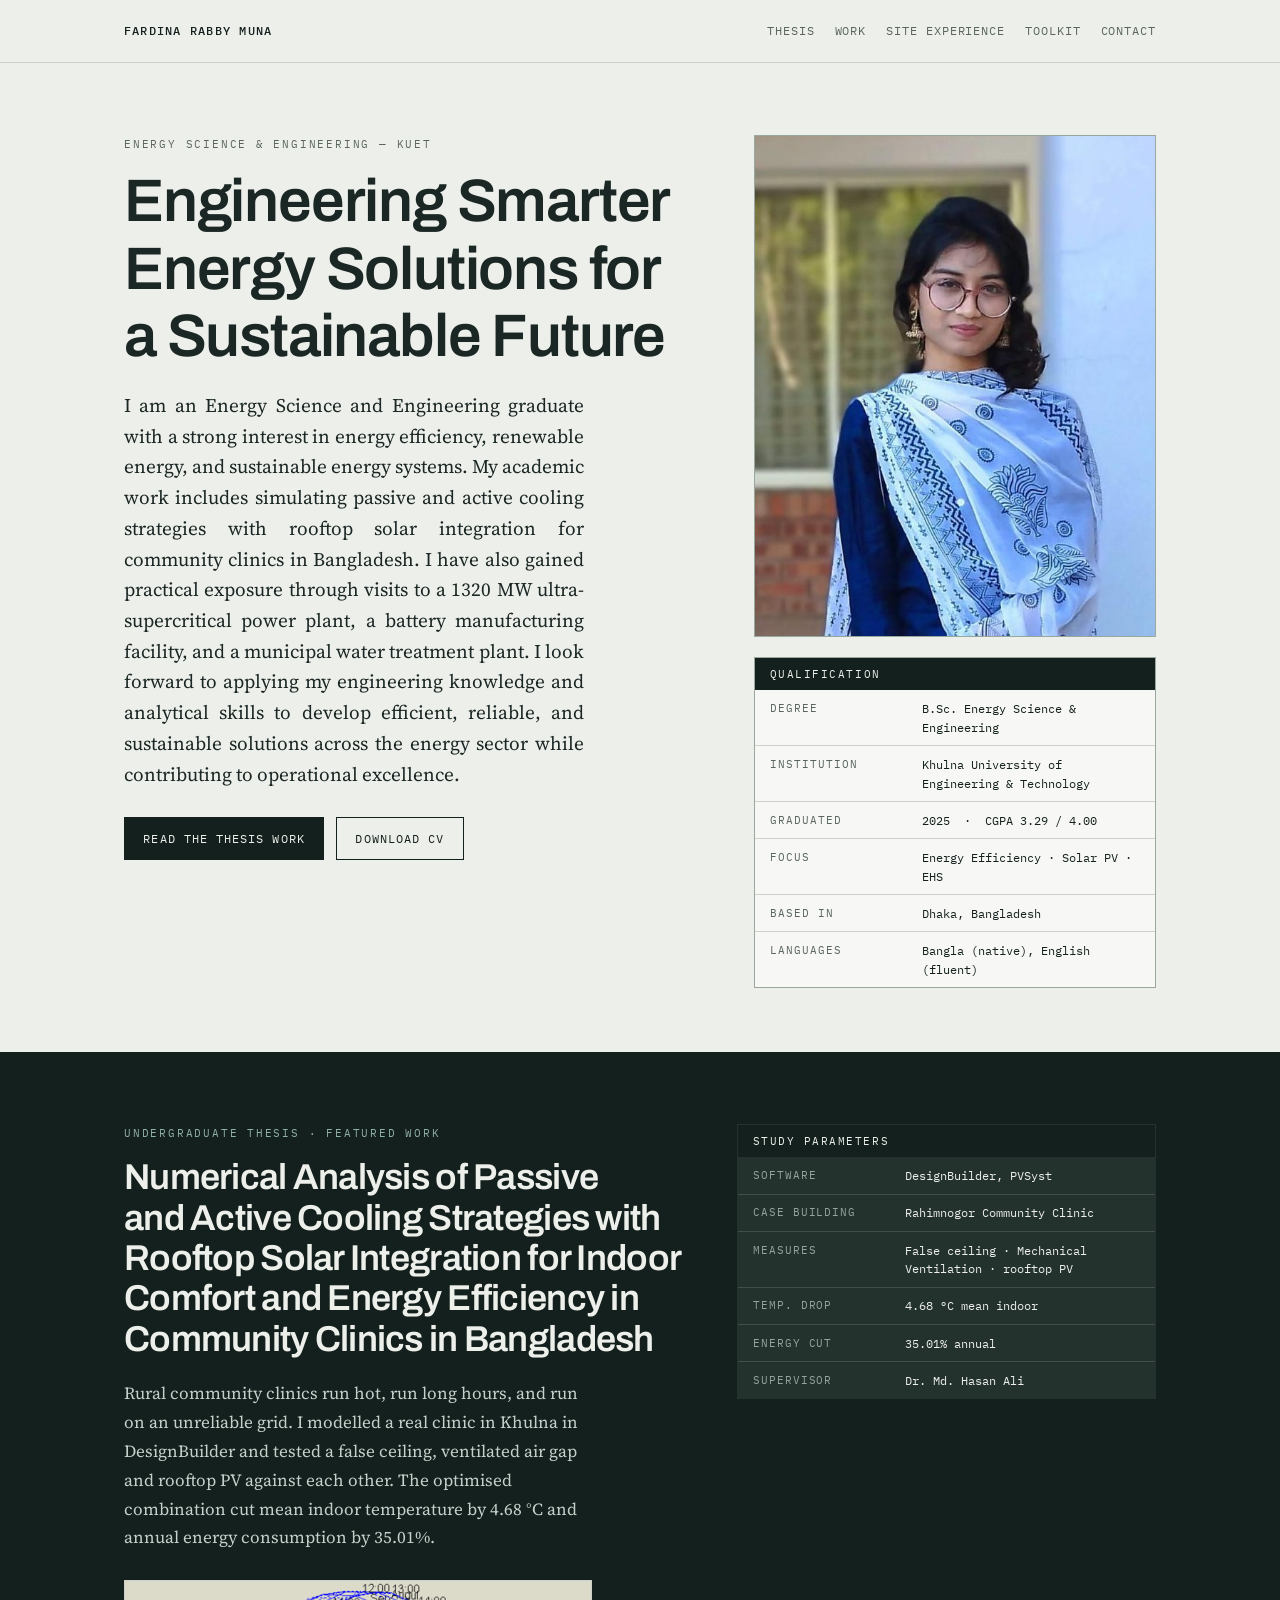
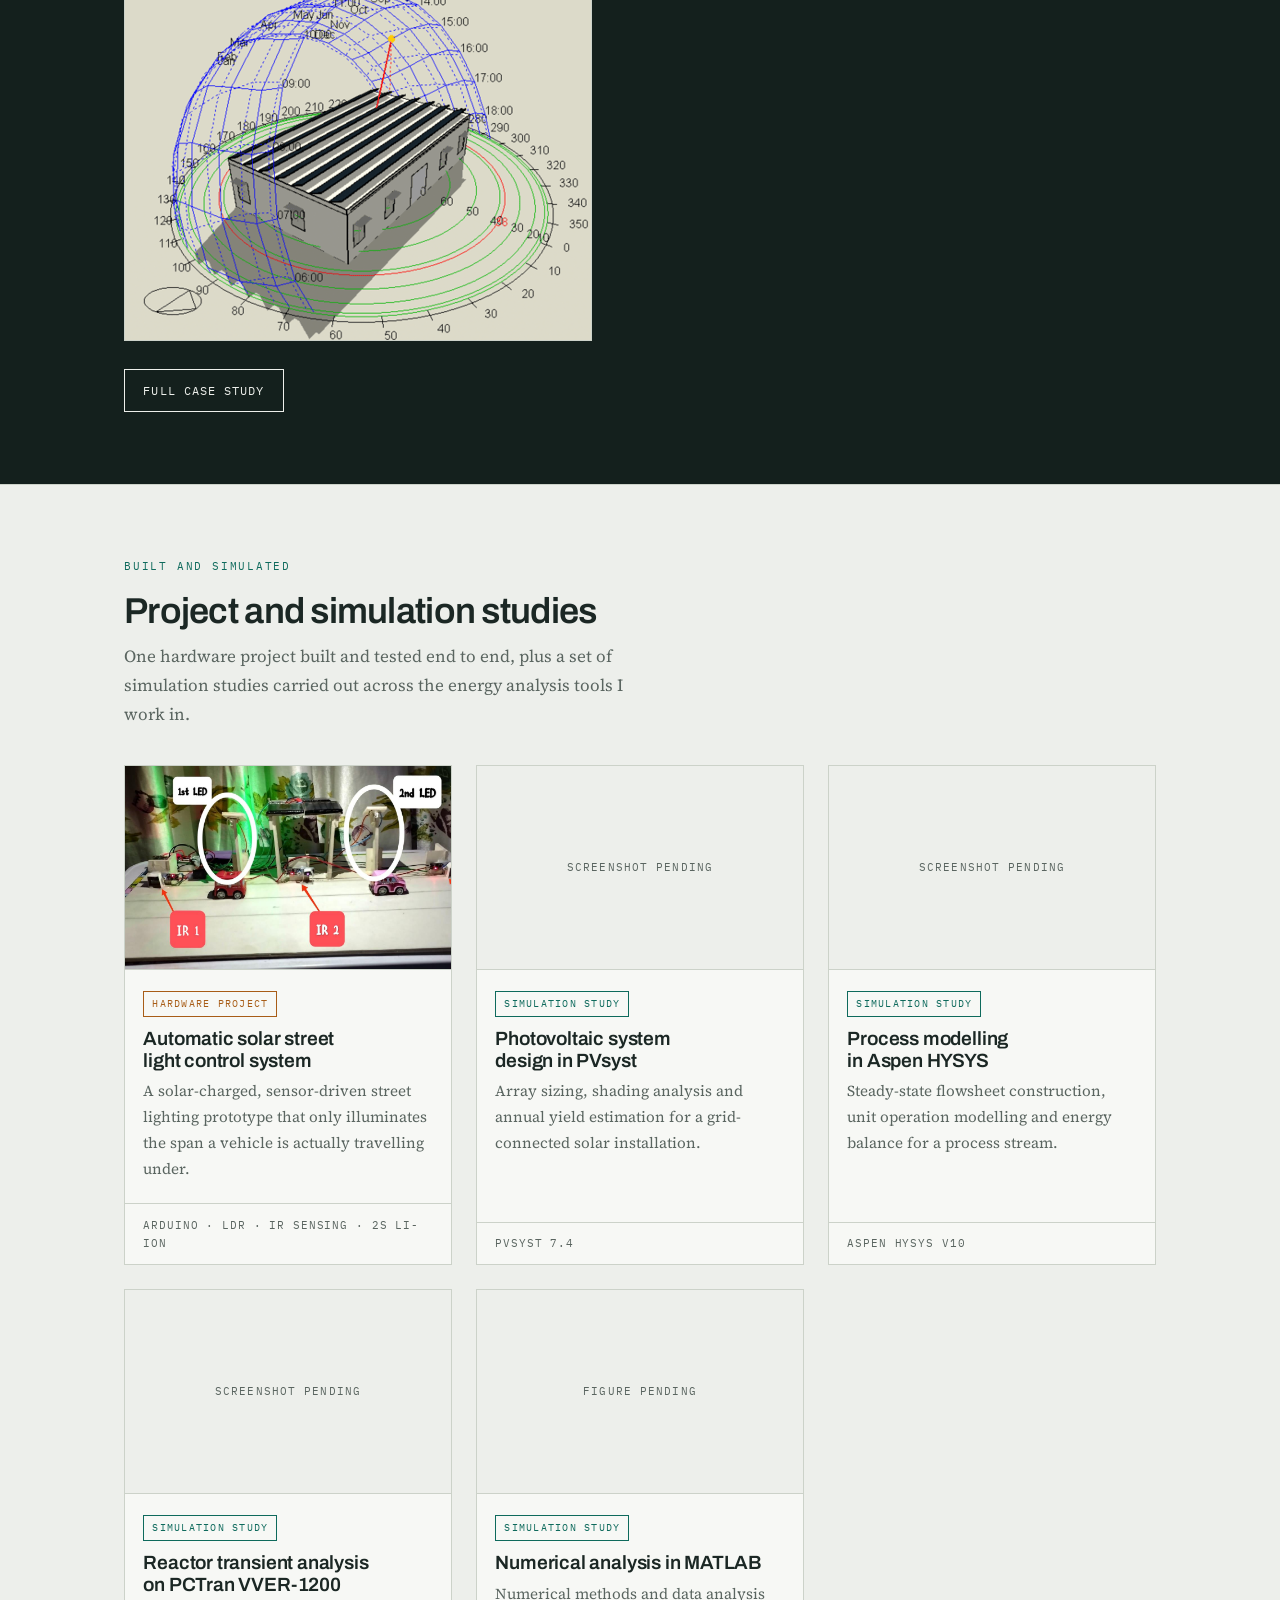
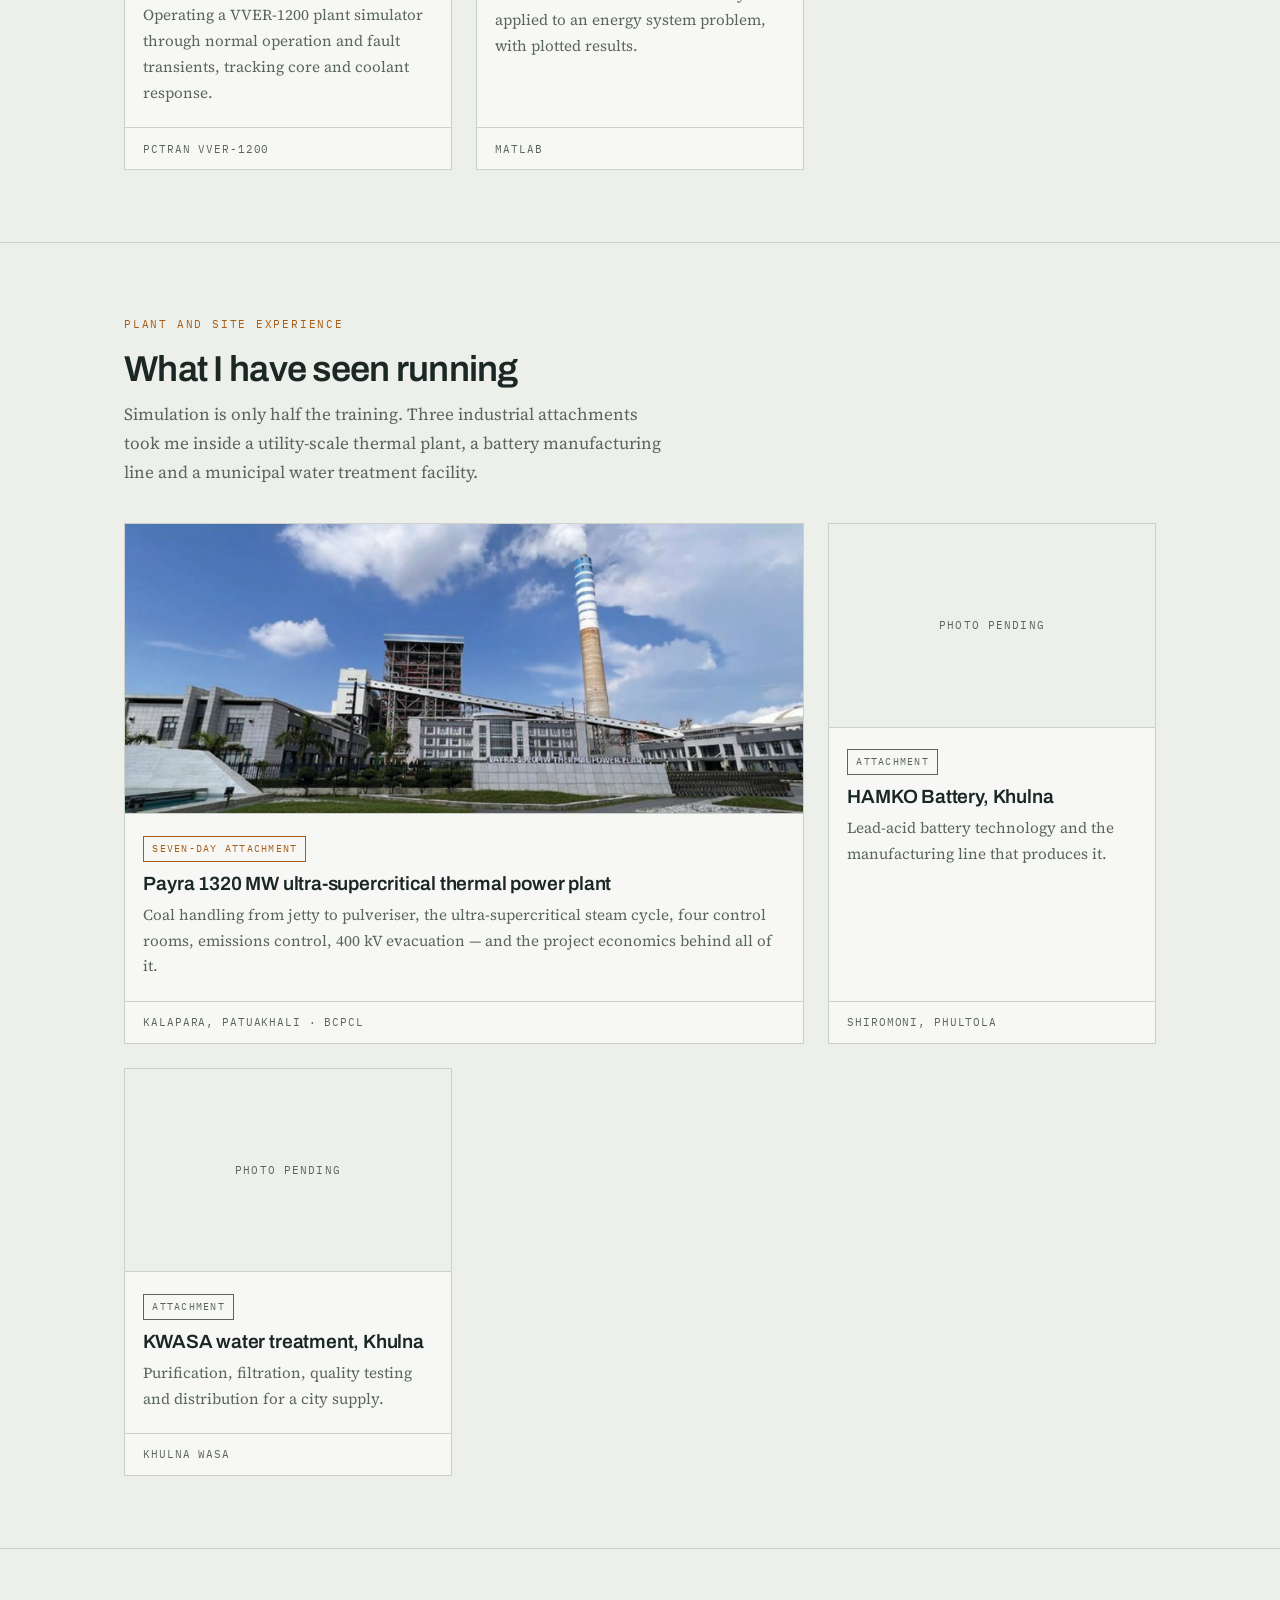
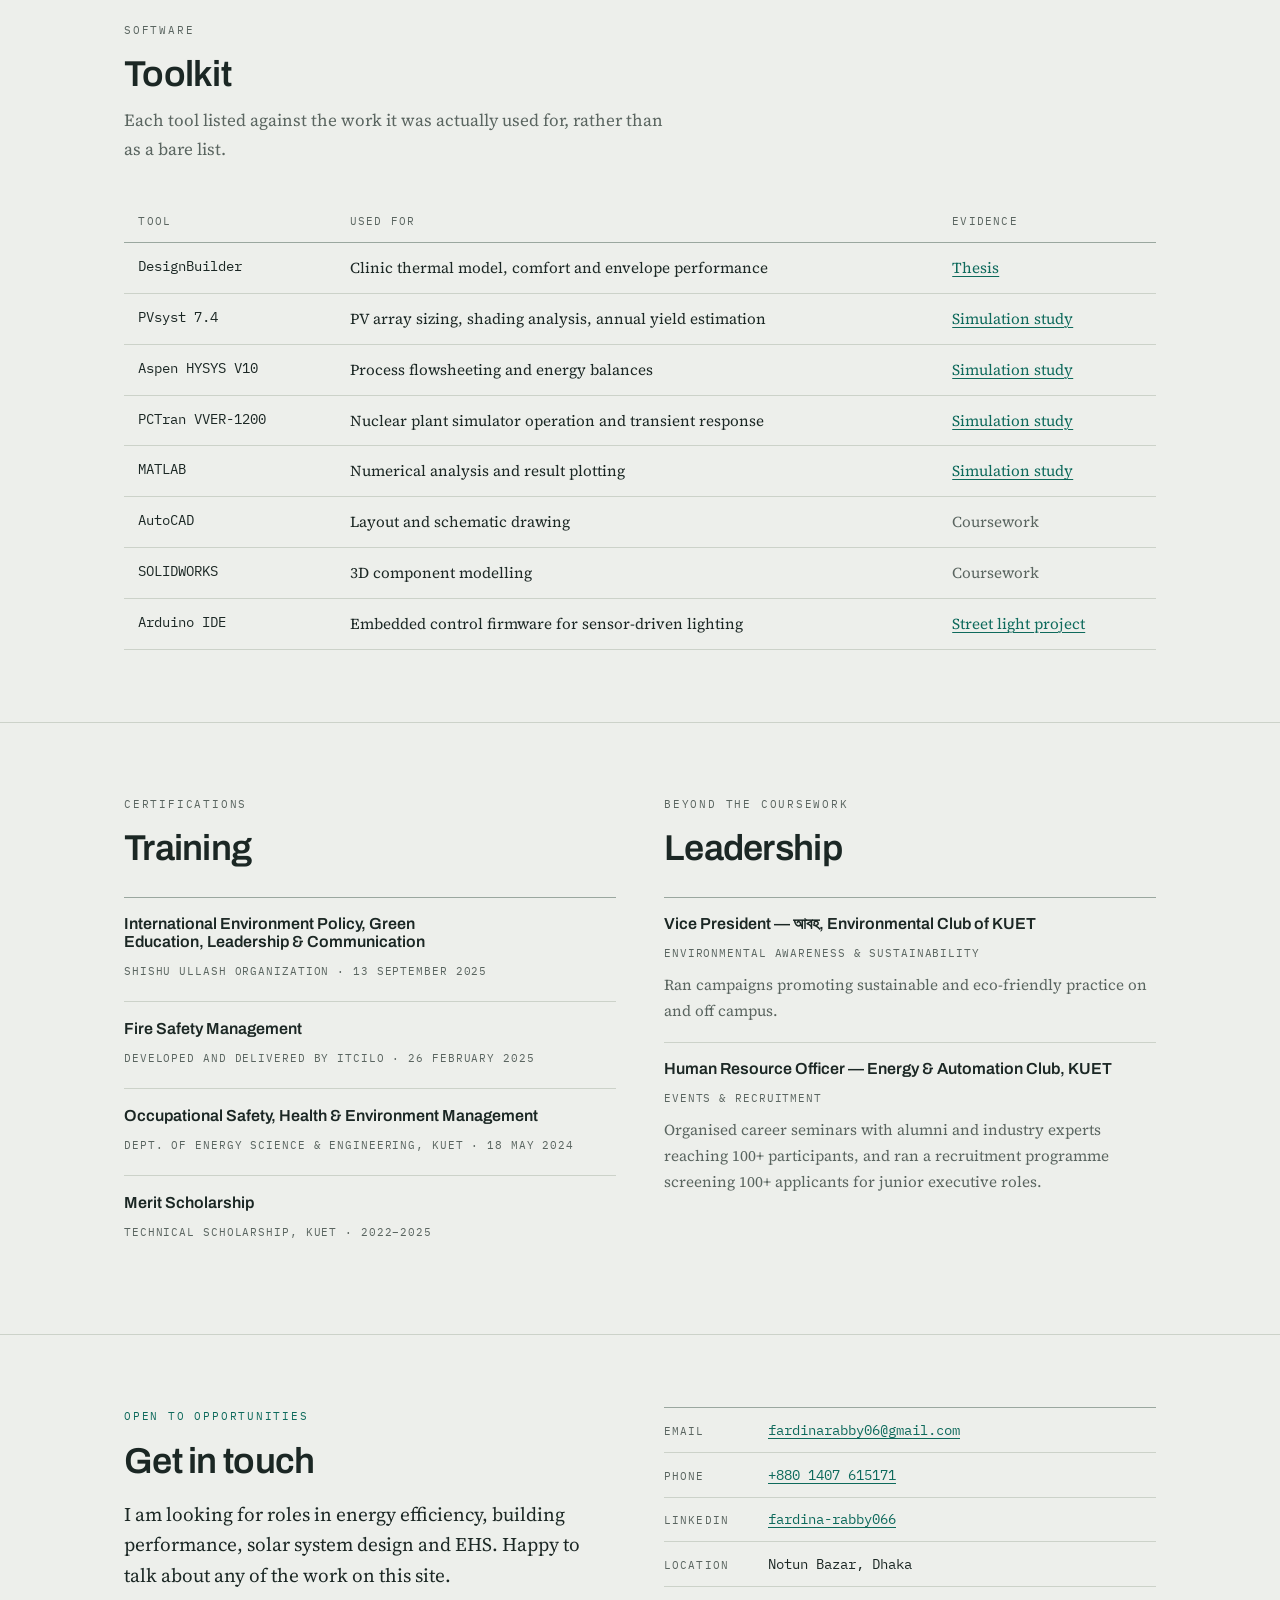
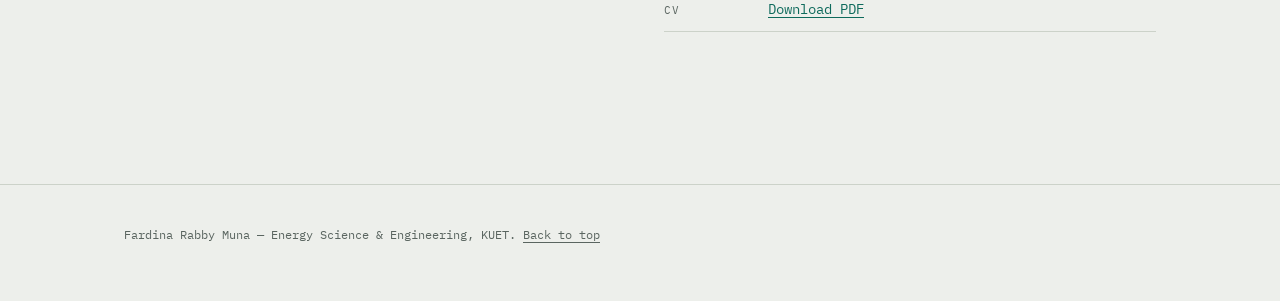
<file: index.html>
<!DOCTYPE html>
<html lang="en">
<head>
<meta charset="utf-8">
<meta name="viewport" content="width=device-width, initial-scale=1">
<title>Fardina Rabby Muna — Energy Science &amp; Engineering</title>
<meta name="description" content="Energy engineer working on building energy simulation, rooftop solar integration and thermal comfort. B.Sc. in Energy Science and Engineering, KUET.">
<link rel="preconnect" href="https://fonts.googleapis.com">
<link rel="preconnect" href="https://fonts.gstatic.com" crossorigin>
<link href="https://fonts.googleapis.com/css2?family=Archivo:wght@500;600;700&family=IBM+Plex+Mono:wght@400;500&family=Source+Serif+4:opsz,wght@8..60,400;8..60,600&display=swap" rel="stylesheet">
<link rel="stylesheet" href="styles.css">
</head>
<body>

<header class="site-head">
  <div class="wrap">
    <a class="mark" href="index.html">Fardina Rabby Muna</a>
    <nav class="site-nav" aria-label="Main">
      <a href="thesis.html">Thesis</a>
      <a href="#work">Work</a>
      <a href="industrial-exposure.html">Site experience</a>
      <a href="#toolkit">Toolkit</a>
      <a href="#contact">Contact</a>
    </nav>
  </div>
</header>

<main>

  <!-- ============ HERO ============ -->
  <section class="hero">
    <div class="wrap hero-grid">
      <div class="reveal">
        <span class="eyebrow">Energy Science &amp; Engineering — KUET</span>
        <h1>Engineering Smarter Energy Solutions for a Sustainable Future</h1>
        <p class="lead">
          I am an Energy Science and Engineering graduate with a strong interest in energy efficiency, 
          renewable energy, and sustainable energy systems. My academic work includes simulating 
          passive and active cooling strategies with rooftop solar integration for community clinics 
          in Bangladesh. I have also gained practical exposure through visits to a 1320 MW 
          ultra-supercritical power plant, a battery manufacturing facility, and a municipal water 
          treatment plant. I look forward to applying my engineering knowledge and analytical skills 
          to develop efficient, reliable, and sustainable solutions across the energy sector while 
          contributing to operational excellence.
        </p>
        <div class="hero-actions">
          <a class="btn btn-solid" href="thesis.html">Read the thesis work</a>
          <a class="btn" href="fardina-rabby-muna-cv.pdf">Download CV</a>
        </div>
      </div>

      <div class="reveal reveal-2">
        <div class="hero-portrait">
          <img src="portrait.jpg" alt="Fardina Rabby Muna"
               style="width:100%;height:100%;object-fit:cover;object-position:50% 18%;">
        </div>
        <div class="plate">
          <div class="plate-head">Qualification</div>
          <div class="plate-row"><span class="plate-key">Degree</span><span class="plate-val">B.Sc. Energy Science &amp; Engineering</span></div>
          <div class="plate-row"><span class="plate-key">Institution</span><span class="plate-val">Khulna University of Engineering &amp; Technology</span></div>
          <div class="plate-row"><span class="plate-key">Graduated</span><span class="plate-val">2025 &nbsp;·&nbsp; CGPA 3.29 / 4.00</span></div>
          <div class="plate-row"><span class="plate-key">Focus</span><span class="plate-val">Energy Efficiency · Solar PV · EHS</span></div>
          <div class="plate-row"><span class="plate-key">Based in</span><span class="plate-val">Dhaka, Bangladesh</span></div>
          <div class="plate-row"><span class="plate-key">Languages</span><span class="plate-val">Bangla (native), English (fluent)</span></div>
        </div>
      </div>
    </div>
  </section>

  <!-- ============ FEATURED THESIS ============ -->
  <section class="band" id="thesis">
    <div class="wrap band-grid">
      <div>
        <span class="eyebrow">Undergraduate thesis · Featured work</span>
        <h2>Numerical Analysis of Passive and Active Cooling Strategies with Rooftop 
            Solar Integration for Indoor Comfort and Energy Efficiency in Community 
            Clinics in Bangladesh
        </h2>
        <p style="margin-top:1.25rem;max-width:52ch;">
          Rural community clinics run hot, run long hours, and run on an unreliable grid.
          I modelled a real clinic in Khulna in DesignBuilder and tested a false ceiling,
          ventilated air gap and rooftop PV against each other. The optimised combination cut
          mean indoor temperature by 4.68&nbsp;°C and annual energy consumption by 35.01%.
        </p>
        <figure class="figure" style="margin:1.75rem 0 0;">
          <img src="renderedview.png" alt="Monthly energy consumption for the base case, false ceiling with ventilation, and the same with rooftop solar">
        </figure>
        <div class="hero-actions">
          <a class="btn" href="thesis.html">Full case study</a>
        </div>
      </div>
      <div class="plate plate-inverse">
        <div class="plate-head">Study parameters</div>
        <div class="plate-row"><span class="plate-key">Software</span><span class="plate-val">DesignBuilder, PVSyst</span></div>
        <div class="plate-row"><span class="plate-key">Case building</span><span class="plate-val">Rahimnogor Community Clinic</span></div>
        <div class="plate-row"><span class="plate-key">Measures</span><span class="plate-val">False ceiling · Mechanical Ventilation · rooftop PV</span></div>
        <div class="plate-row"><span class="plate-key">Temp. drop</span><span class="plate-val">4.68 °C mean indoor</span></div>
        <div class="plate-row"><span class="plate-key">Energy cut</span><span class="plate-val">35.01% annual</span></div>
        <div class="plate-row"><span class="plate-key">Supervisor</span><span class="plate-val">Dr. Md. Hasan Ali</span></div>
      </div>
    </div>
  </section>

  <!-- ============ WORK ============ -->
  <section class="section" id="work">
    <div class="wrap">
      <div class="section-head">
        <span class="eyebrow eyebrow-cool">Built and simulated</span>
        <h2>Project and simulation studies</h2>
        <p>
          One hardware project built and tested end to end, plus a set of simulation studies
          carried out across the energy analysis tools I work in.
        </p>
      </div>

      <div class="card-grid">

        <a class="card" href="project-street-light.html">
          <div class="card-thumb">
            <img src="fig-4-1-system.jpg" alt="The street light test rig with three IR sensors and two LED lamps">
          </div>
          <div class="card-body">
            <span class="card-tag tag-warm">Hardware project</span>
            <h3>Automatic solar street light control system</h3>
            <p>A solar-charged, sensor-driven street lighting prototype that only illuminates the span a vehicle is actually travelling under.</p>
          </div>
          <div class="card-foot">Arduino · LDR · IR sensing · 2S Li-ion</div>
        </a>

        <a class="card" href="study-pvsyst.html">
          <div class="card-thumb">
            <div class="pending" style="border:0;background:none;width:100%;height:100%;">Screenshot pending</div>
          </div>
          <div class="card-body">
            <span class="card-tag tag-cool">Simulation study</span>
            <h3>Photovoltaic system design in PVsyst</h3>
            <p>Array sizing, shading analysis and annual yield estimation for a grid-connected solar installation.</p>
          </div>
          <div class="card-foot">PVsyst 7.4</div>
        </a>

        <a class="card" href="study-hysys.html">
          <div class="card-thumb">
            <div class="pending" style="border:0;background:none;width:100%;height:100%;">Screenshot pending</div>
          </div>
          <div class="card-body">
            <span class="card-tag tag-cool">Simulation study</span>
            <h3>Process modelling in Aspen HYSYS</h3>
            <p>Steady-state flowsheet construction, unit operation modelling and energy balance for a process stream.</p>
          </div>
          <div class="card-foot">Aspen HYSYS V10</div>
        </a>

        <a class="card" href="study-pctran.html">
          <div class="card-thumb">
            <div class="pending" style="border:0;background:none;width:100%;height:100%;">Screenshot pending</div>
          </div>
          <div class="card-body">
            <span class="card-tag tag-cool">Simulation study</span>
            <h3>Reactor transient analysis on PCTran VVER-1200</h3>
            <p>Operating a VVER-1200 plant simulator through normal operation and fault transients, tracking core and coolant response.</p>
          </div>
          <div class="card-foot">PCTran VVER-1200</div>
        </a>

        <a class="card" href="study-matlab.html">
          <div class="card-thumb">
            <div class="pending" style="border:0;background:none;width:100%;height:100%;">Figure pending</div>
          </div>
          <div class="card-body">
            <span class="card-tag tag-cool">Simulation study</span>
            <h3>Numerical analysis in MATLAB</h3>
            <p>Numerical methods and data analysis applied to an energy system problem, with plotted results.</p>
          </div>
          <div class="card-foot">MATLAB</div>
        </a>

      </div>
    </div>
  </section>

  <!-- ============ INDUSTRIAL EXPOSURE ============ -->
  <section class="section" id="site-experience">
    <div class="wrap">
      <div class="section-head">
        <span class="eyebrow eyebrow-warm">Plant and site experience</span>
        <h2>What I have seen running</h2>
        <p>
          Simulation is only half the training. Three industrial attachments took me inside a
          utility-scale thermal plant, a battery manufacturing line and a municipal water
          treatment facility.
        </p>
      </div>

      <div class="card-grid">
        <a class="card" href="industrial-exposure.html" style="grid-column: span 2;">
          <div class="card-thumb" style="aspect-ratio: 21/9;">
            <img src="ia-plant-front.jpg" alt="The Payra 1320 MW thermal power plant seen from the main entrance">
          </div>
          <div class="card-body">
            <span class="card-tag tag-warm">Seven-day attachment</span>
            <h3>Payra 1320 MW ultra-supercritical thermal power plant</h3>
            <p>Coal handling from jetty to pulveriser, the ultra-supercritical steam cycle, four control rooms, emissions control, 400 kV evacuation — and the project economics behind all of it.</p>
          </div>
          <div class="card-foot">Kalapara, Patuakhali · BCPCL</div>
        </a>

        <a class="card" href="industrial-exposure.html#hamko">
          <div class="card-thumb">
            <div class="pending" style="border:0;background:none;width:100%;height:100%;">Photo pending</div>
          </div>
          <div class="card-body">
            <span class="card-tag tag-neutral">Attachment</span>
            <h3>HAMKO Battery, Khulna</h3>
            <p>Lead-acid battery technology and the manufacturing line that produces it.</p>
          </div>
          <div class="card-foot">Shiromoni, Phultola</div>
        </a>

        <a class="card" href="industrial-exposure.html#kwasa">
          <div class="card-thumb">
            <div class="pending" style="border:0;background:none;width:100%;height:100%;">Photo pending</div>
          </div>
          <div class="card-body">
            <span class="card-tag tag-neutral">Attachment</span>
            <h3>KWASA water treatment, Khulna</h3>
            <p>Purification, filtration, quality testing and distribution for a city supply.</p>
          </div>
          <div class="card-foot">Khulna WASA</div>
        </a>
      </div>
    </div>
  </section>

  <!-- ============ TOOLKIT ============ -->
  <section class="section" id="toolkit">
    <div class="wrap">
      <div class="section-head">
        <span class="eyebrow">Software</span>
        <h2>Toolkit</h2>
        <p>Each tool listed against the work it was actually used for, rather than as a bare list.</p>
      </div>

      <table class="data-table">
        <thead>
          <tr><th scope="col">Tool</th><th scope="col">Used for</th><th scope="col">Evidence</th></tr>
        </thead>
        <tbody>
          <tr>
            <td>DesignBuilder</td>
            <td>Clinic thermal model, comfort and envelope performance</td>
            <td><a href="thesis.html">Thesis</a></td>
          </tr>
          <tr>
            <td>PVsyst 7.4</td>
            <td>PV array sizing, shading analysis, annual yield estimation</td>
            <td><a href="study-pvsyst.html">Simulation study</a></td>
          </tr>
          <tr>
            <td>Aspen HYSYS V10</td>
            <td>Process flowsheeting and energy balances</td>
            <td><a href="study-hysys.html">Simulation study</a></td>
          </tr>
          <tr>
            <td>PCTran VVER-1200</td>
            <td>Nuclear plant simulator operation and transient response</td>
            <td><a href="study-pctran.html">Simulation study</a></td>
          </tr>
          <tr>
            <td>MATLAB</td>
            <td>Numerical analysis and result plotting</td>
            <td><a href="study-matlab.html">Simulation study</a></td>
          </tr>
          <tr>
            <td>AutoCAD</td>
            <td>Layout and schematic drawing</td>
            <td class="muted">Coursework</td>
          </tr>
          <tr>
            <td>SOLIDWORKS</td>
            <td>3D component modelling</td>
            <td class="muted">Coursework</td>
          </tr>
          <tr>
            <td>Arduino IDE</td>
            <td>Embedded control firmware for sensor-driven lighting</td>
            <td><a href="project-street-light.html">Street light project</a></td>
          </tr>
        </tbody>
      </table>
    </div>
  </section>

  <!-- ============ CREDENTIALS ============ -->
  <section class="section" id="credentials">
    <div class="wrap">
      <div class="cols-2">
        <div>
          <span class="eyebrow">Certifications</span>
          <h2 style="margin-bottom:1.75rem;">Training</h2>

          <div class="entry">
            <h4>International Environment Policy, Green Education, Leadership &amp; Communication</h4>
            <span class="meta">Shishu Ullash Organization · 13 September 2025</span>
          </div>
          <div class="entry">
            <h4>Fire Safety Management</h4>
            <span class="meta">Developed and delivered by ITCILO · 26 February 2025</span>
          </div>
          <div class="entry">
            <h4>Occupational Safety, Health &amp; Environment Management</h4>
            <span class="meta">Dept. of Energy Science &amp; Engineering, KUET · 18 May 2024</span>
          </div>
          <div class="entry">
            <h4>Merit Scholarship</h4>
            <span class="meta">Technical Scholarship, KUET · 2022–2025</span>
          </div>
        </div>

        <div>
          <span class="eyebrow">Beyond the coursework</span>
          <h2 style="margin-bottom:1.75rem;">Leadership</h2>

          <div class="entry">
            <h4>Vice President — আবহ, Environmental Club of KUET</h4>
            <span class="meta">Environmental awareness &amp; sustainability</span>
            <p>Ran campaigns promoting sustainable and eco-friendly practice on and off campus.</p>
          </div>
          <div class="entry">
            <h4>Human Resource Officer — Energy &amp; Automation Club, KUET</h4>
            <span class="meta">Events &amp; recruitment</span>
            <p>Organised career seminars with alumni and industry experts reaching 100+ participants, and ran a recruitment programme screening 100+ applicants for junior executive roles.</p>
          </div>
        </div>
      </div>
    </div>
  </section>

  <!-- ============ CONTACT ============ -->
  <section class="section" id="contact">
    <div class="wrap">
      <div class="cols-2">
        <div>
          <span class="eyebrow eyebrow-cool">Open to opportunities</span>
          <h2>Get in touch</h2>
          <p class="lead" style="margin-top:1.1rem;">
            I am looking for roles in energy efficiency, building performance, solar system
            design and EHS. Happy to talk about any of the work on this site.
          </p>
        </div>
        <div>
          <ul class="contact-list">
            <li><span>Email</span><a href="mailto:fardinarabby06@gmail.com">fardinarabby06@gmail.com</a></li>
            <li><span>Phone</span><a href="tel:+8801407615171">+880 1407 615171</a></li>
            <li><span>LinkedIn</span><a href="https://www.linkedin.com/in/fardina-rabby066">fardina-rabby066</a></li>
            <li><span>Location</span>Notun Bazar, Dhaka</li>
            <li><span>CV</span><a href="fardina-rabby-muna-cv.pdf">Download PDF</a></li>
          </ul>
        </div>
      </div>
    </div>
  </section>

</main>

<footer class="site-foot">
  <div class="wrap">
    Fardina Rabby Muna — Energy Science &amp; Engineering, KUET.
    <a href="#top">Back to top</a>
  </div>
</footer>

</body>
</html>
</file>
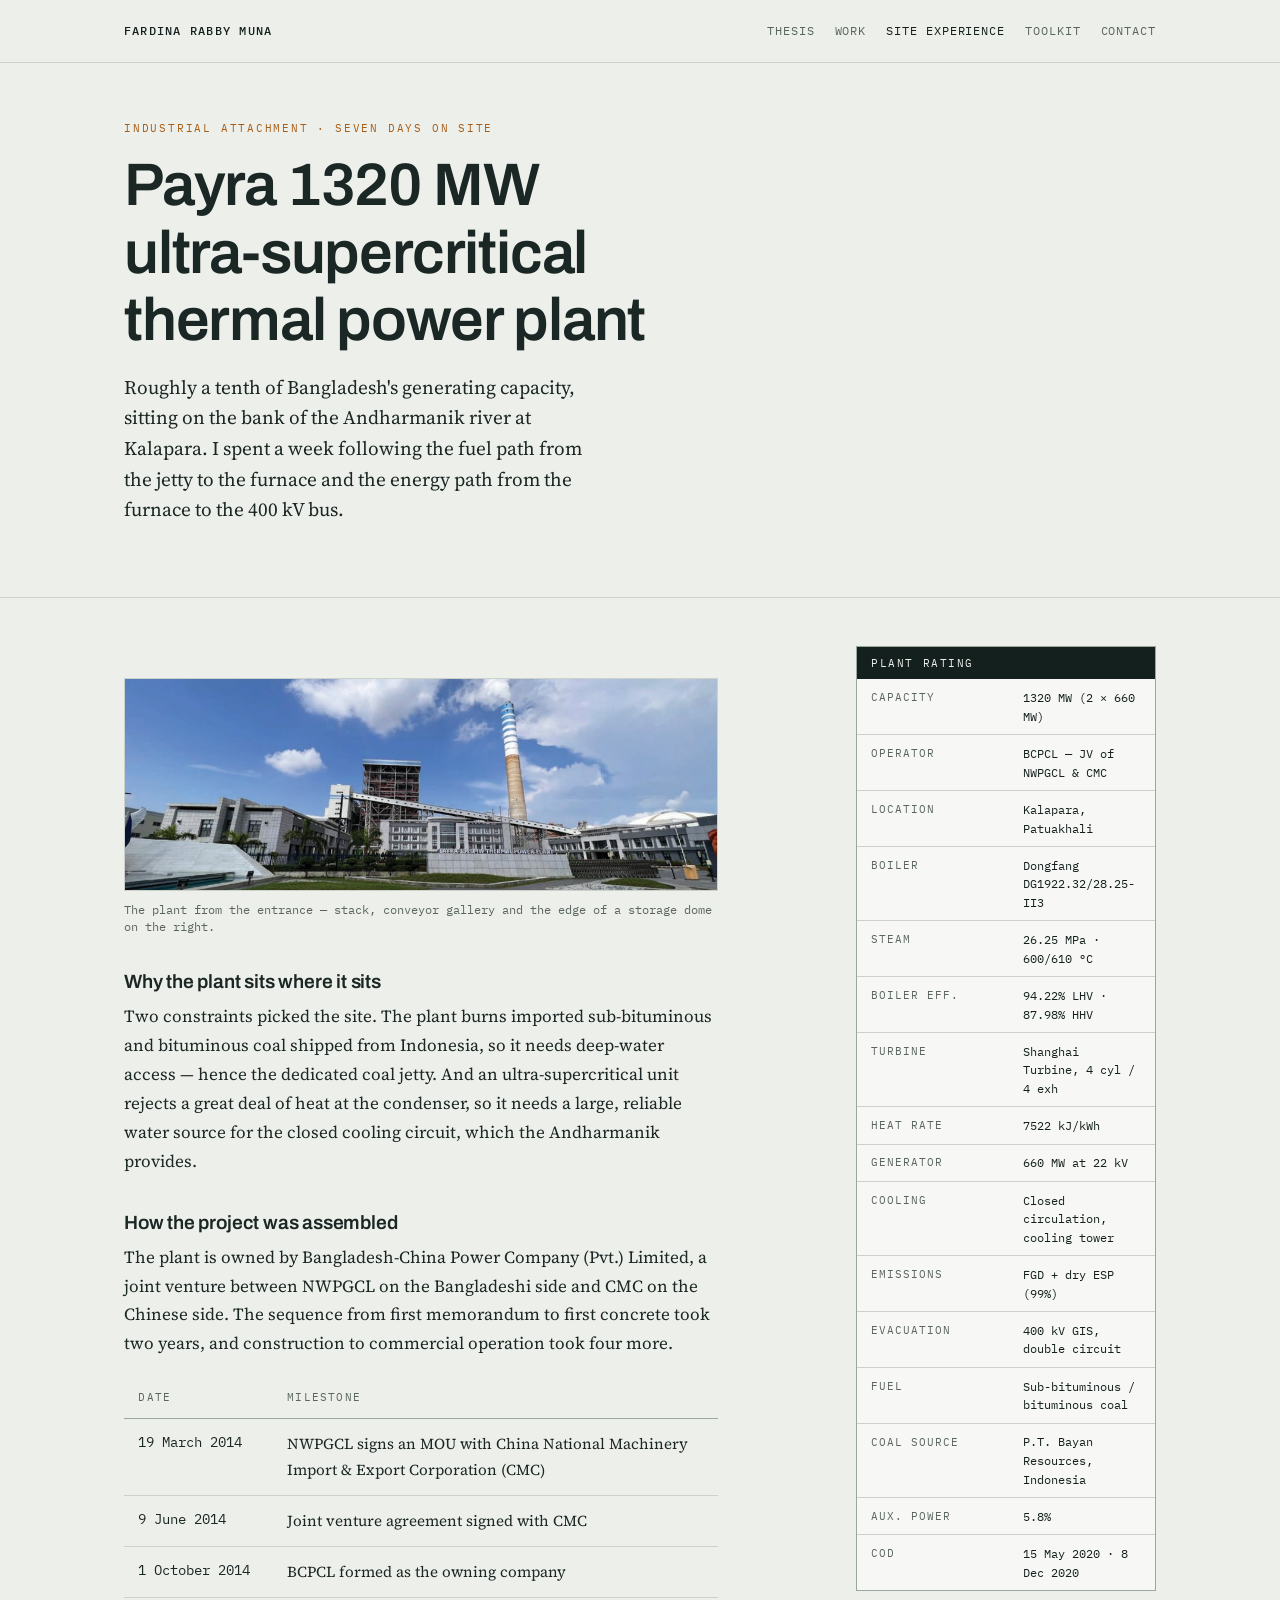
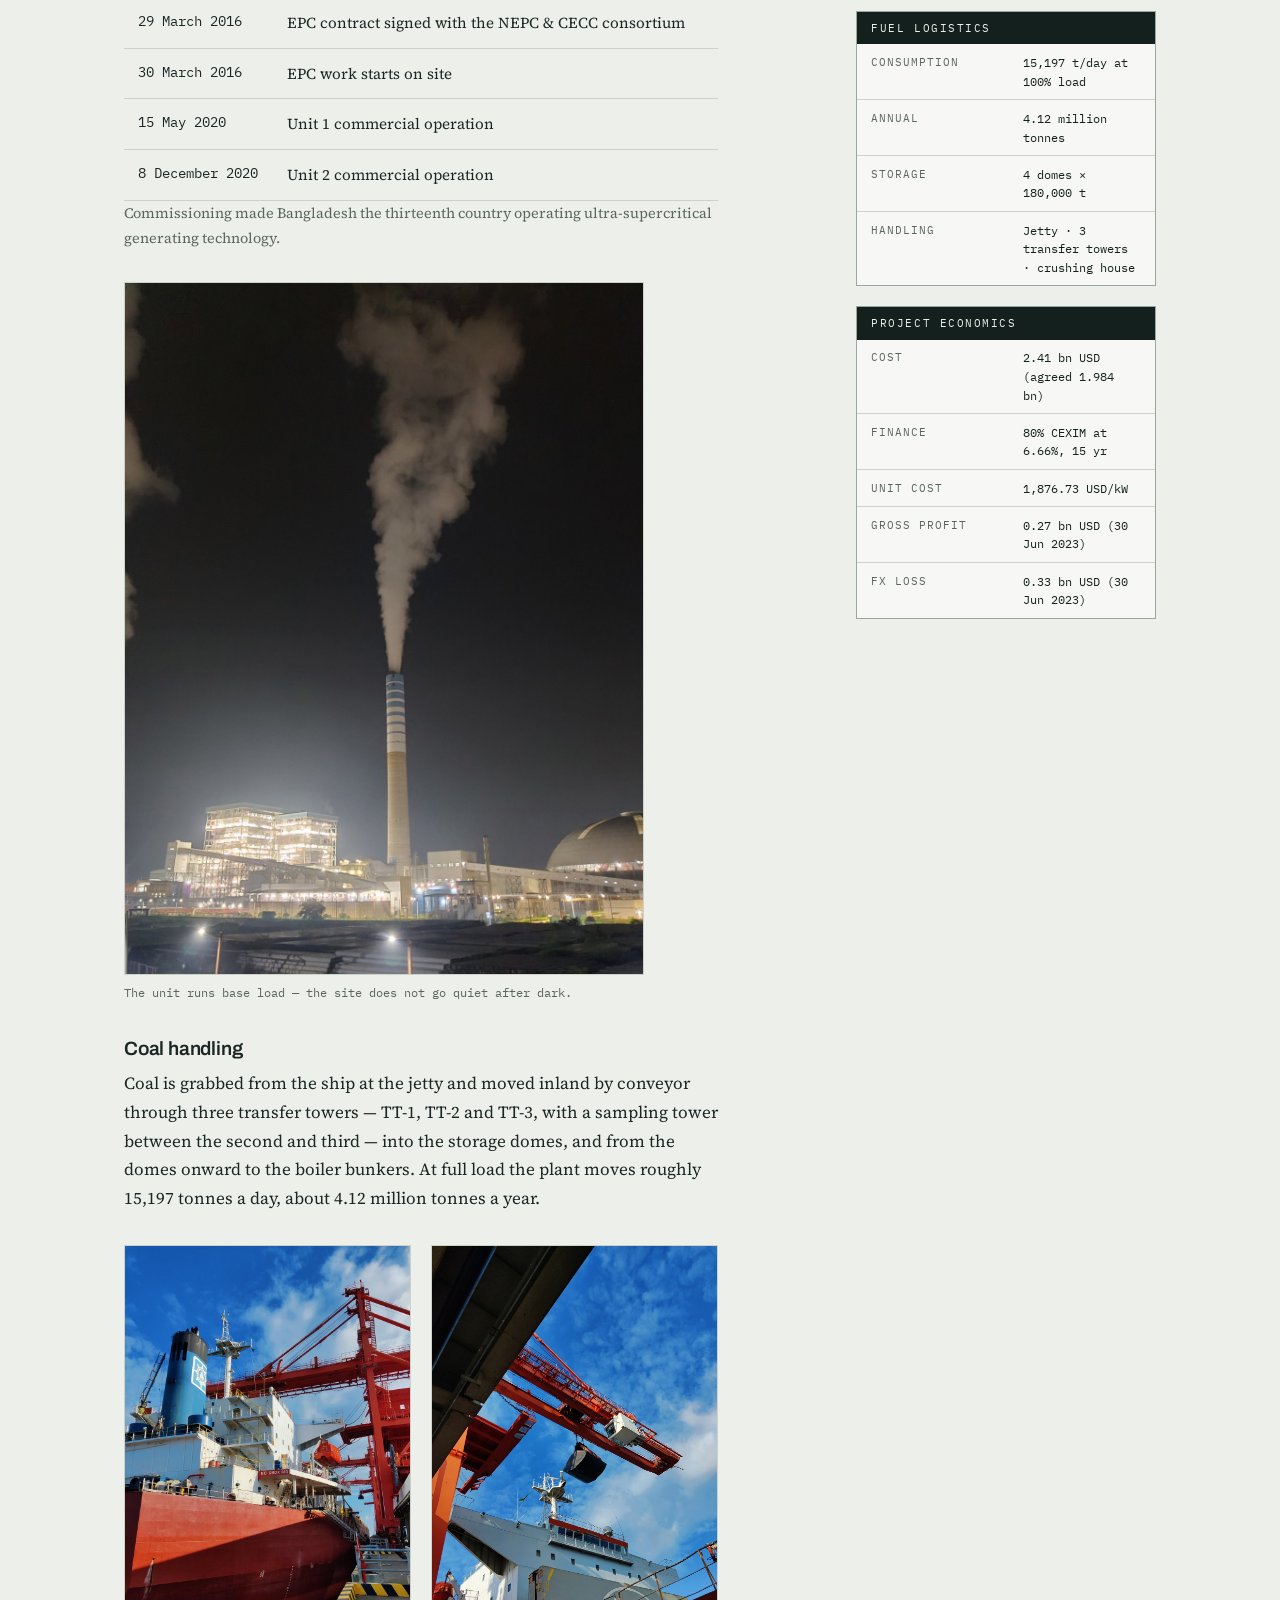
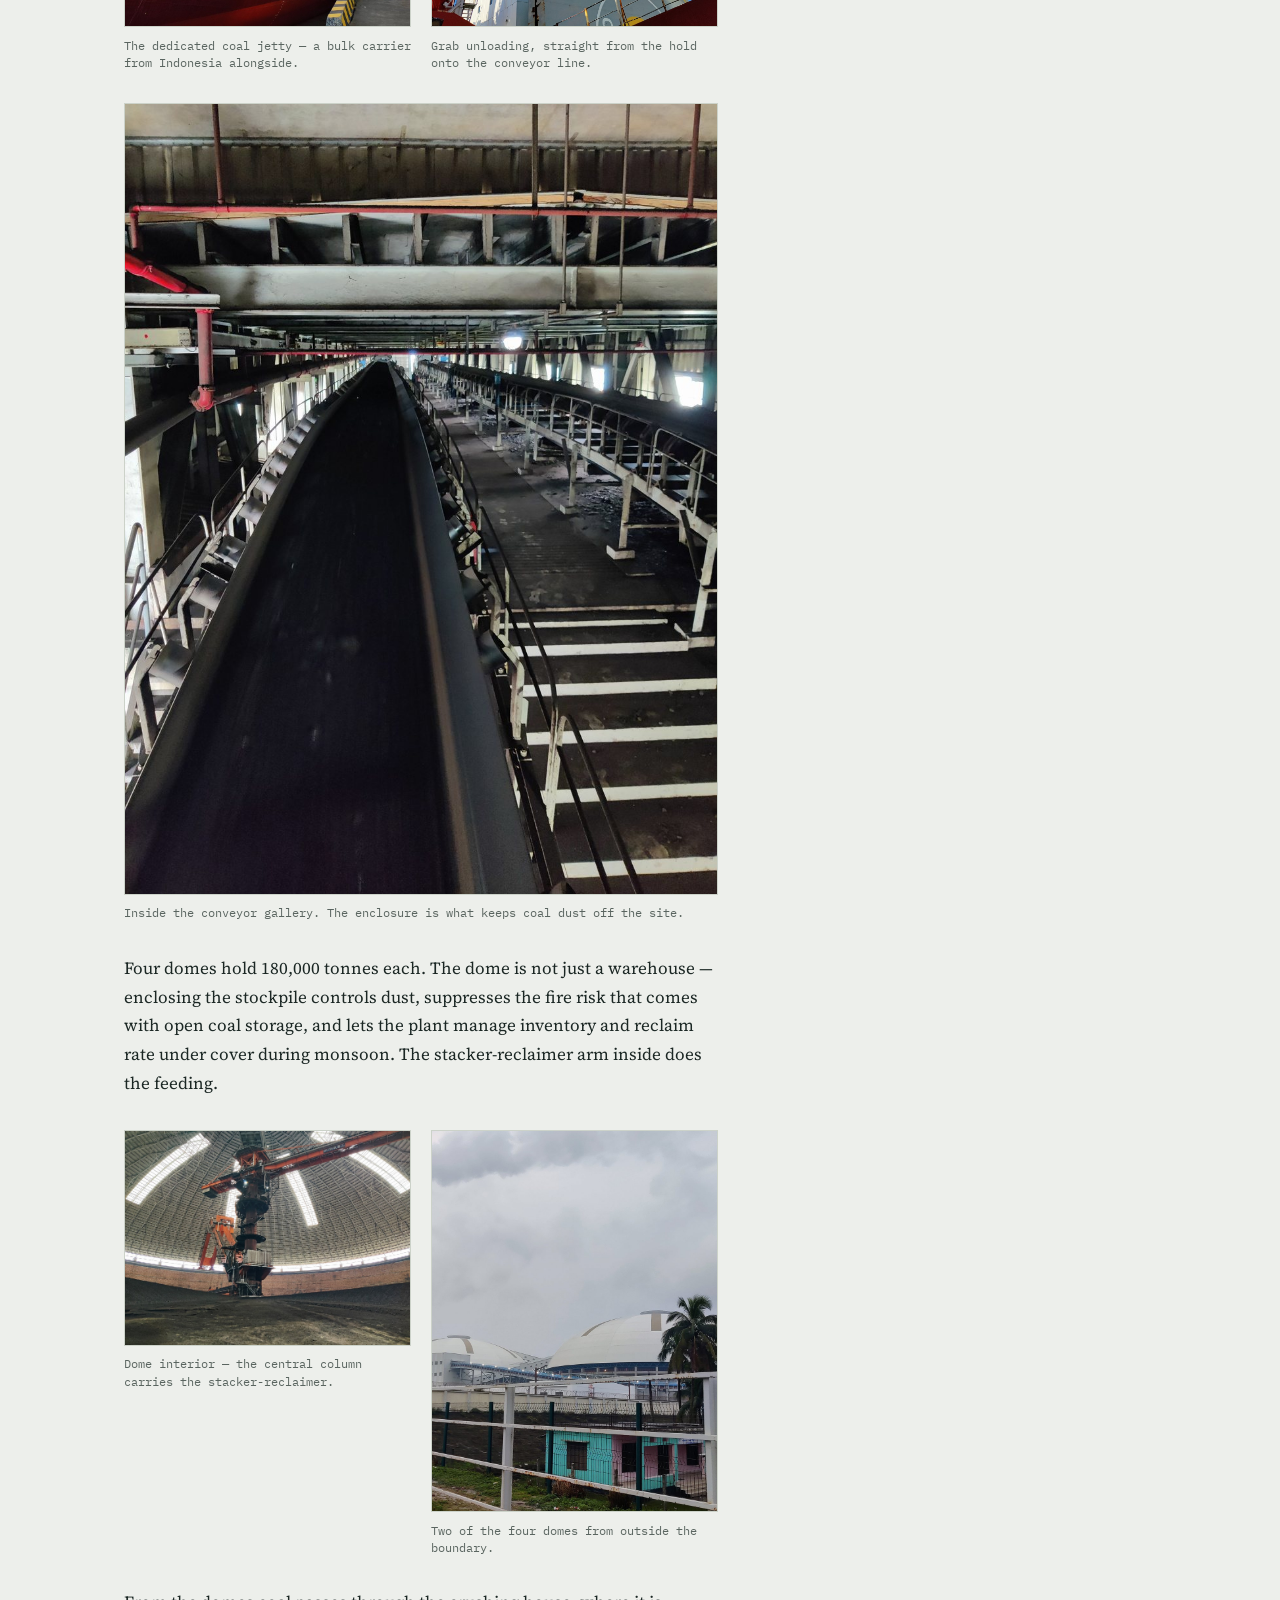
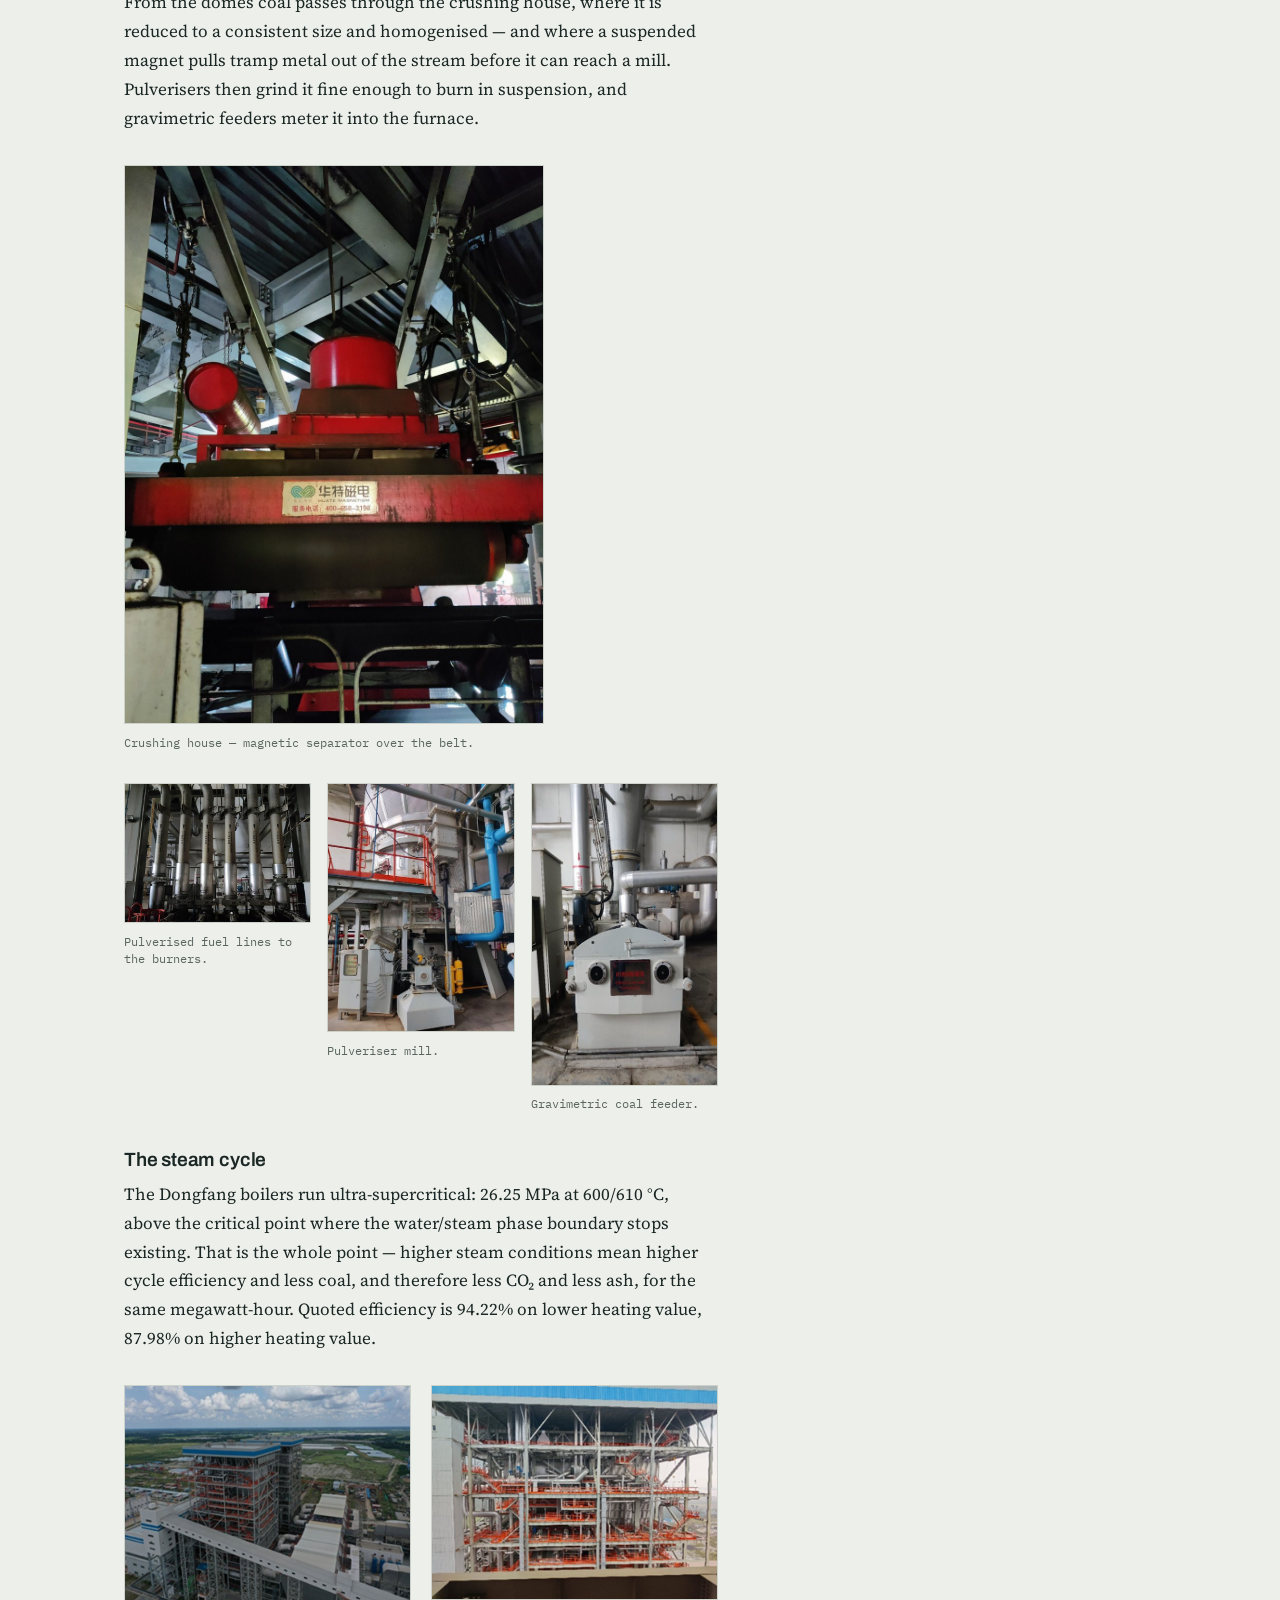
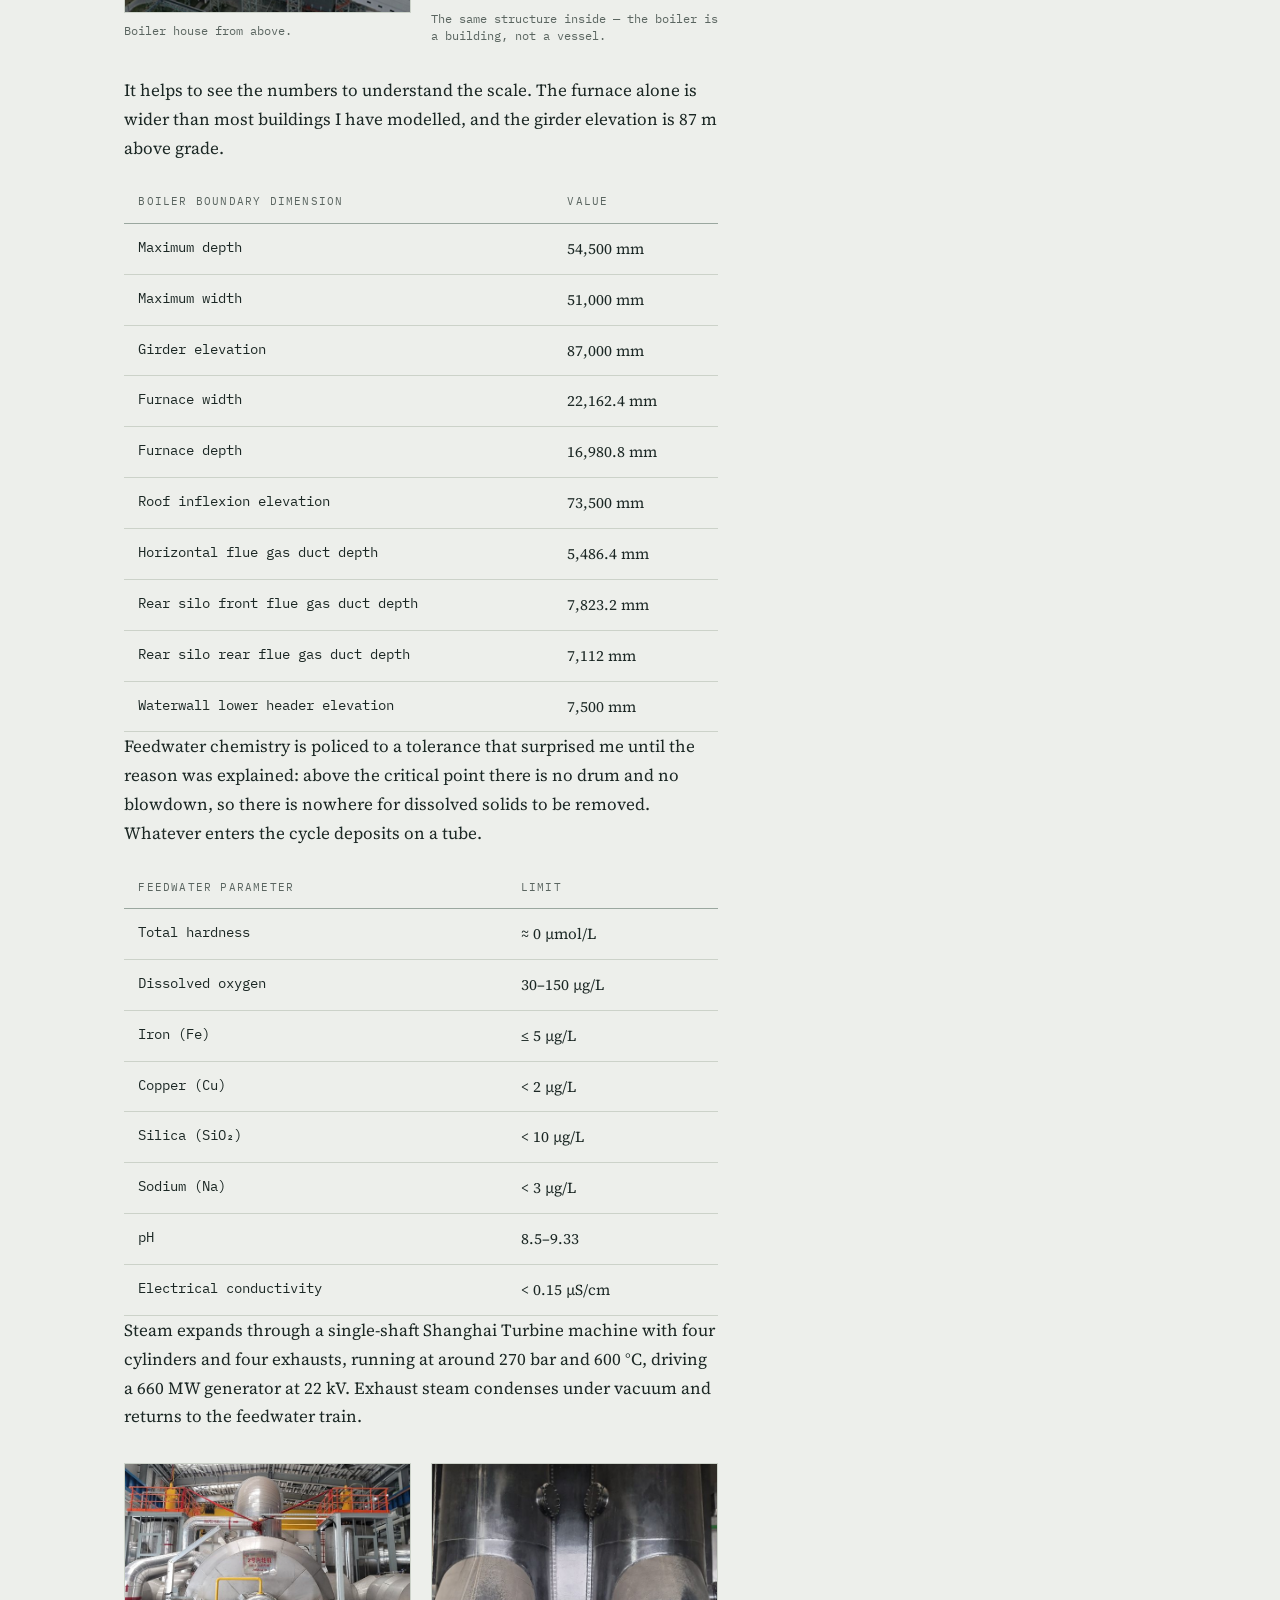
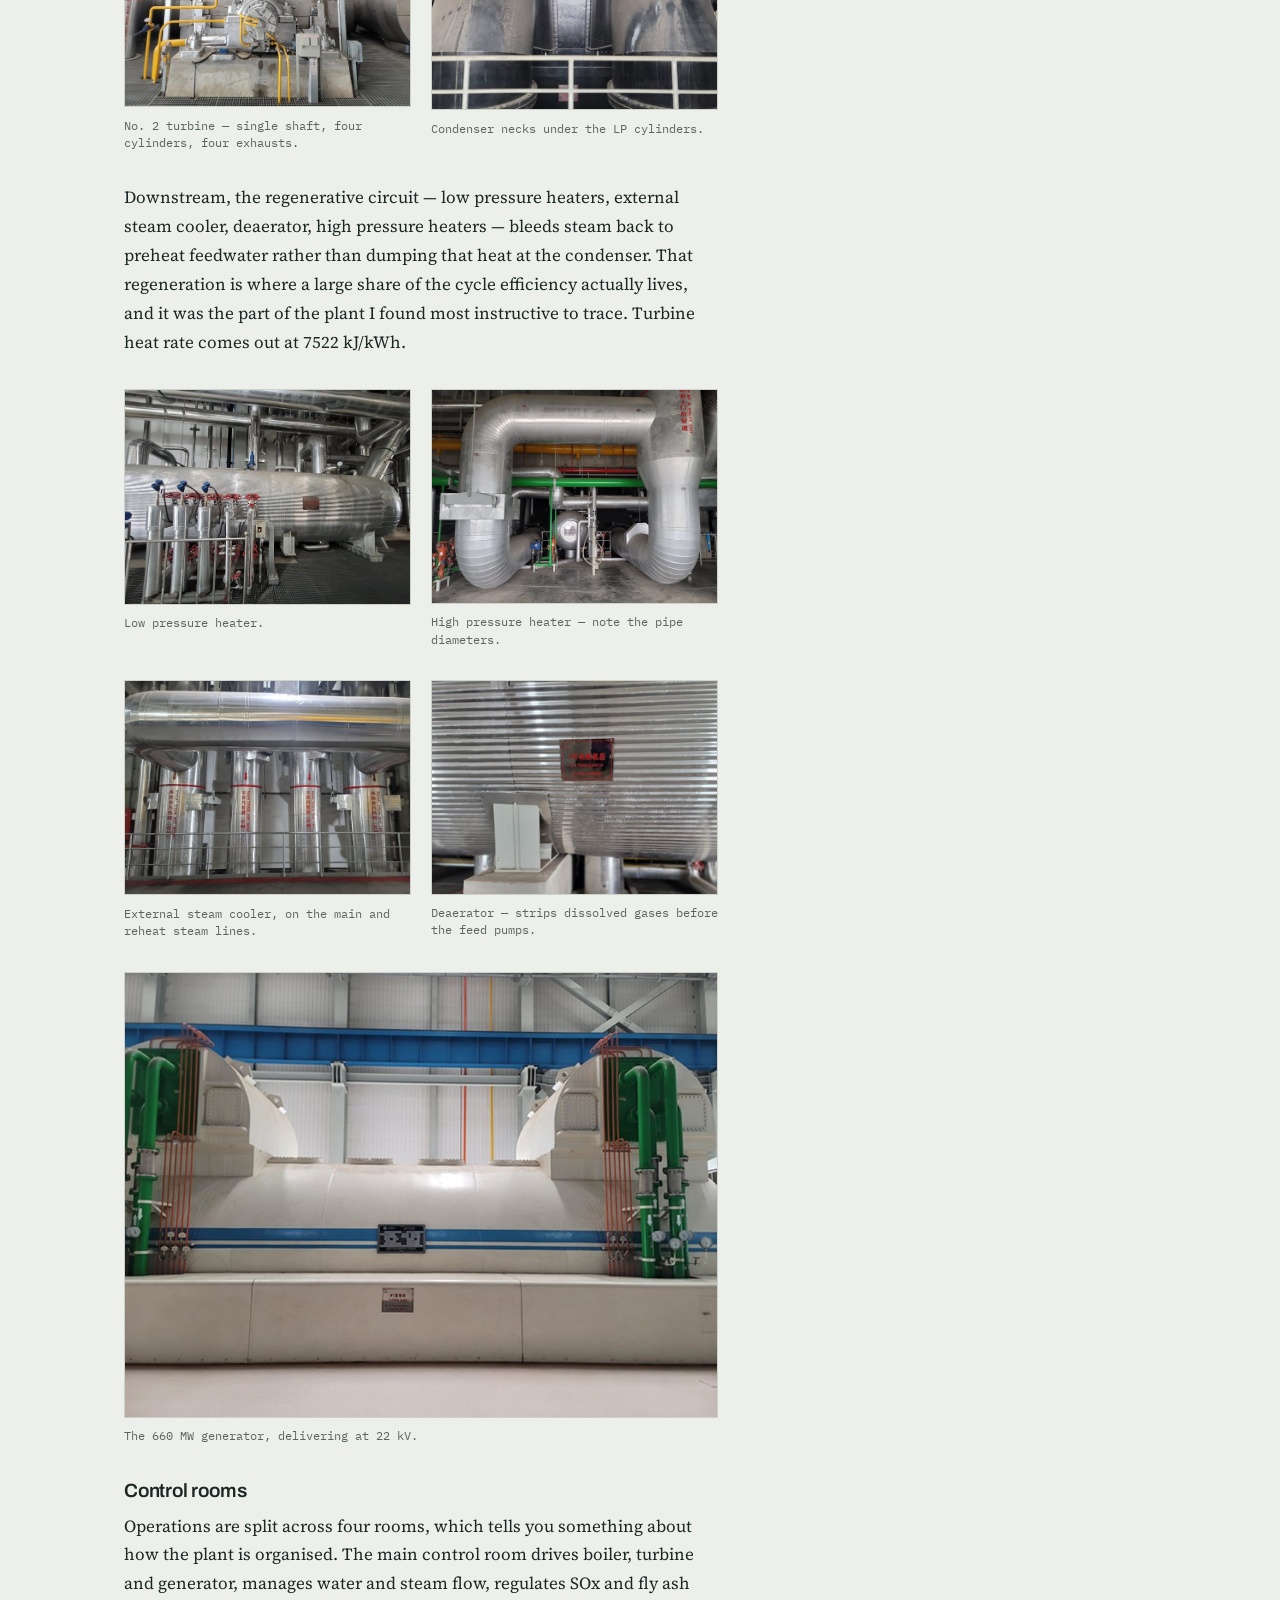
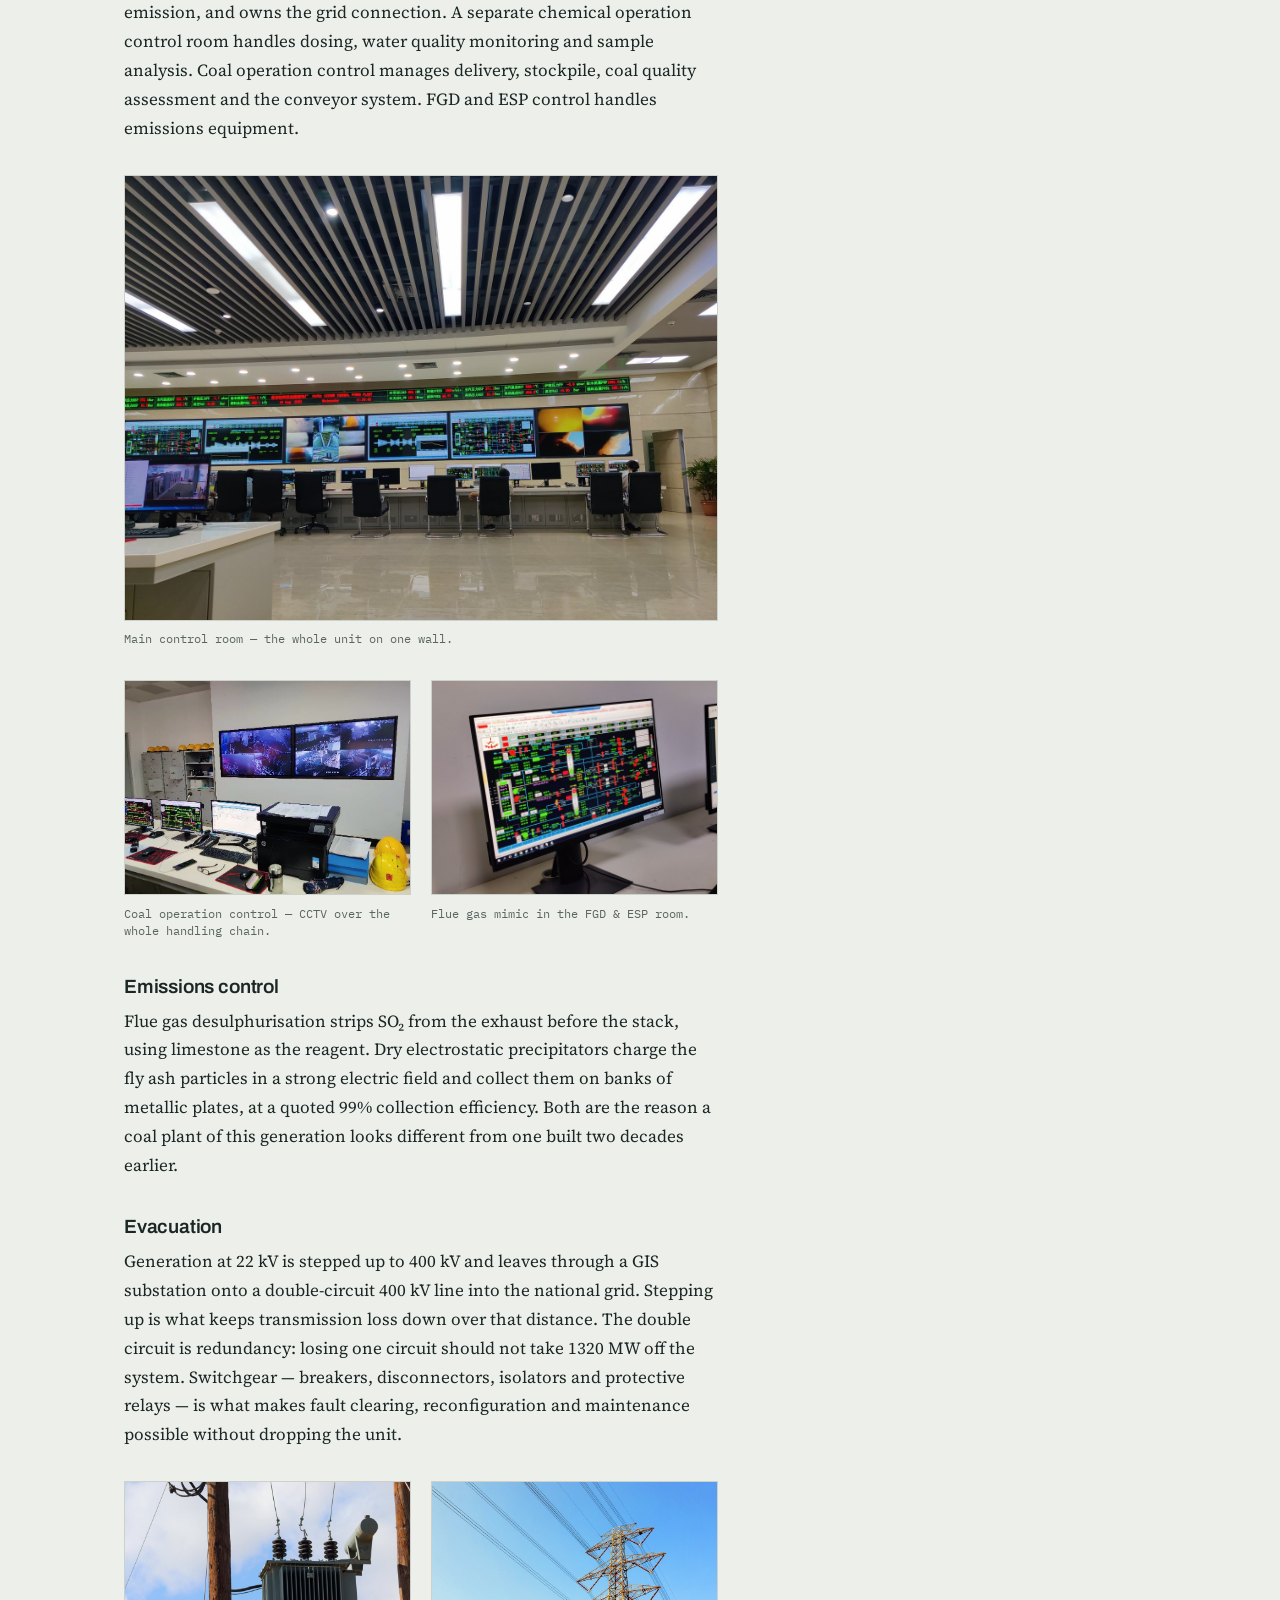
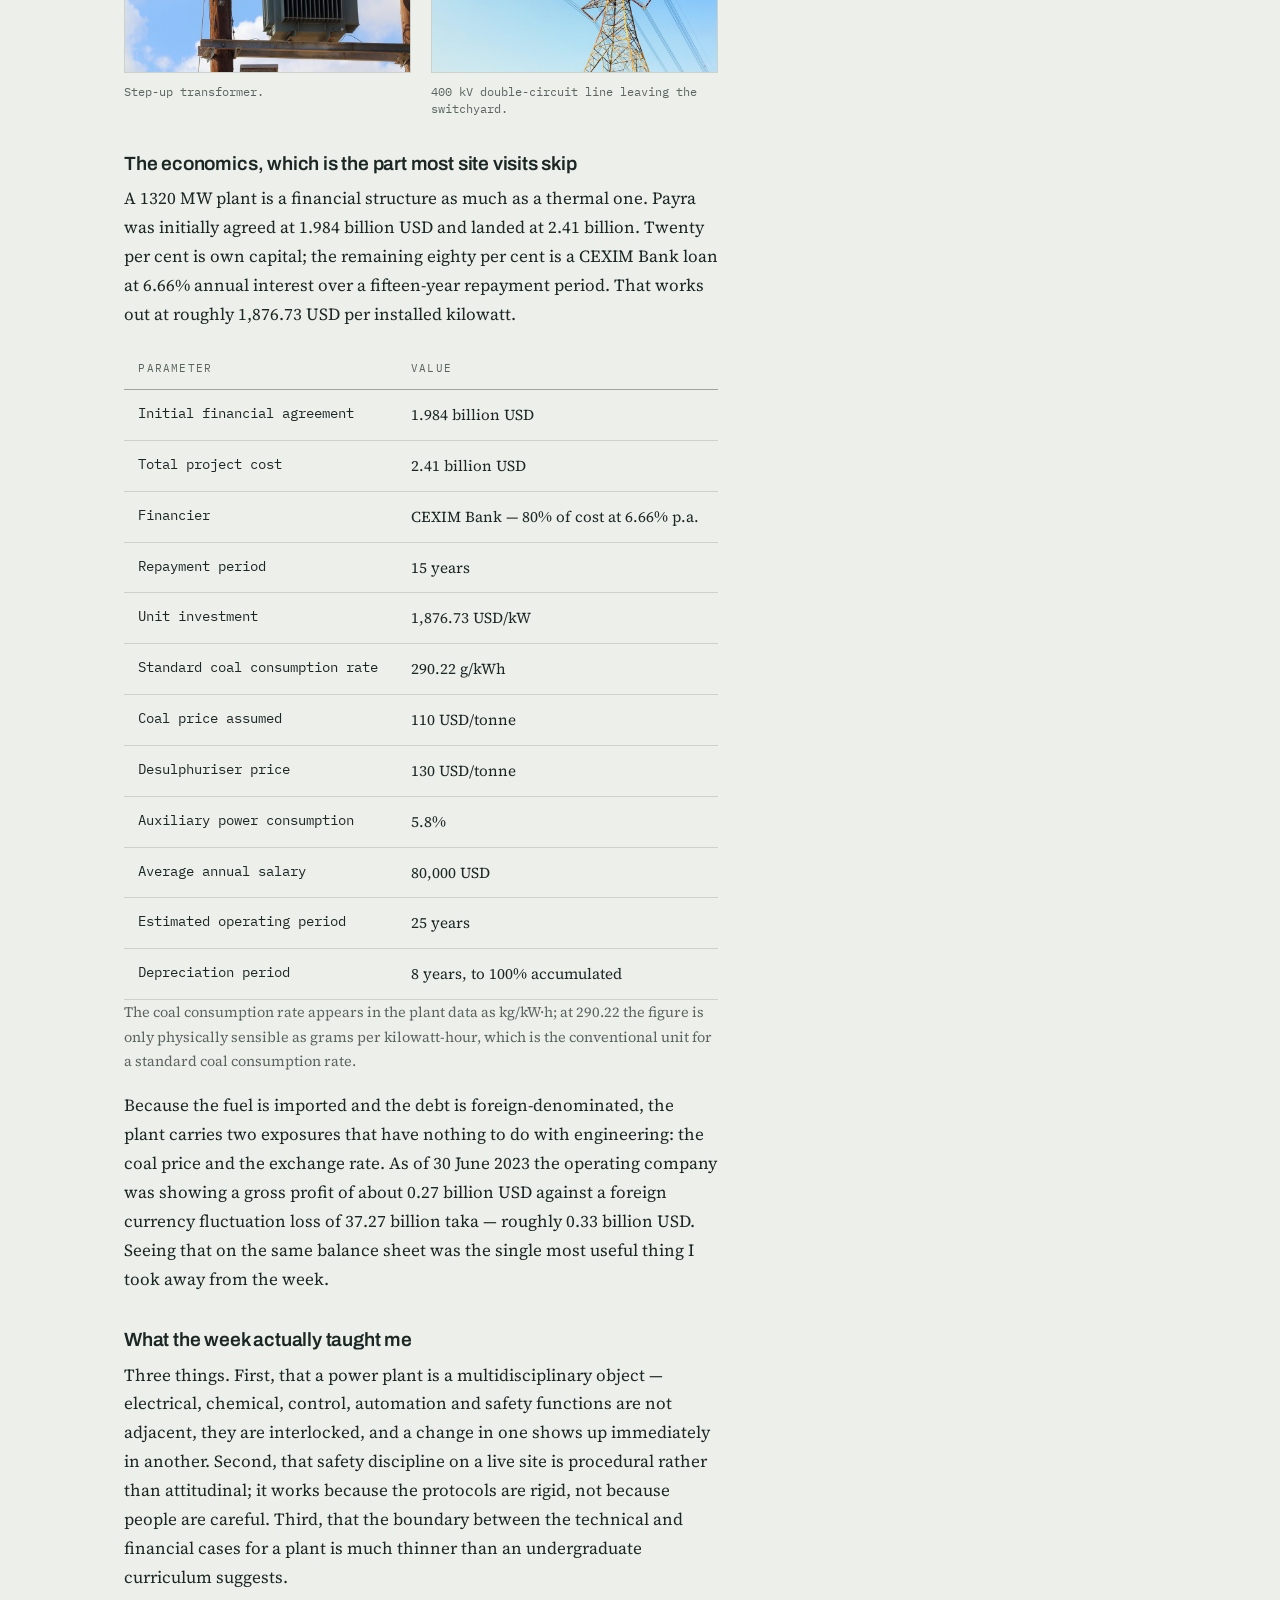
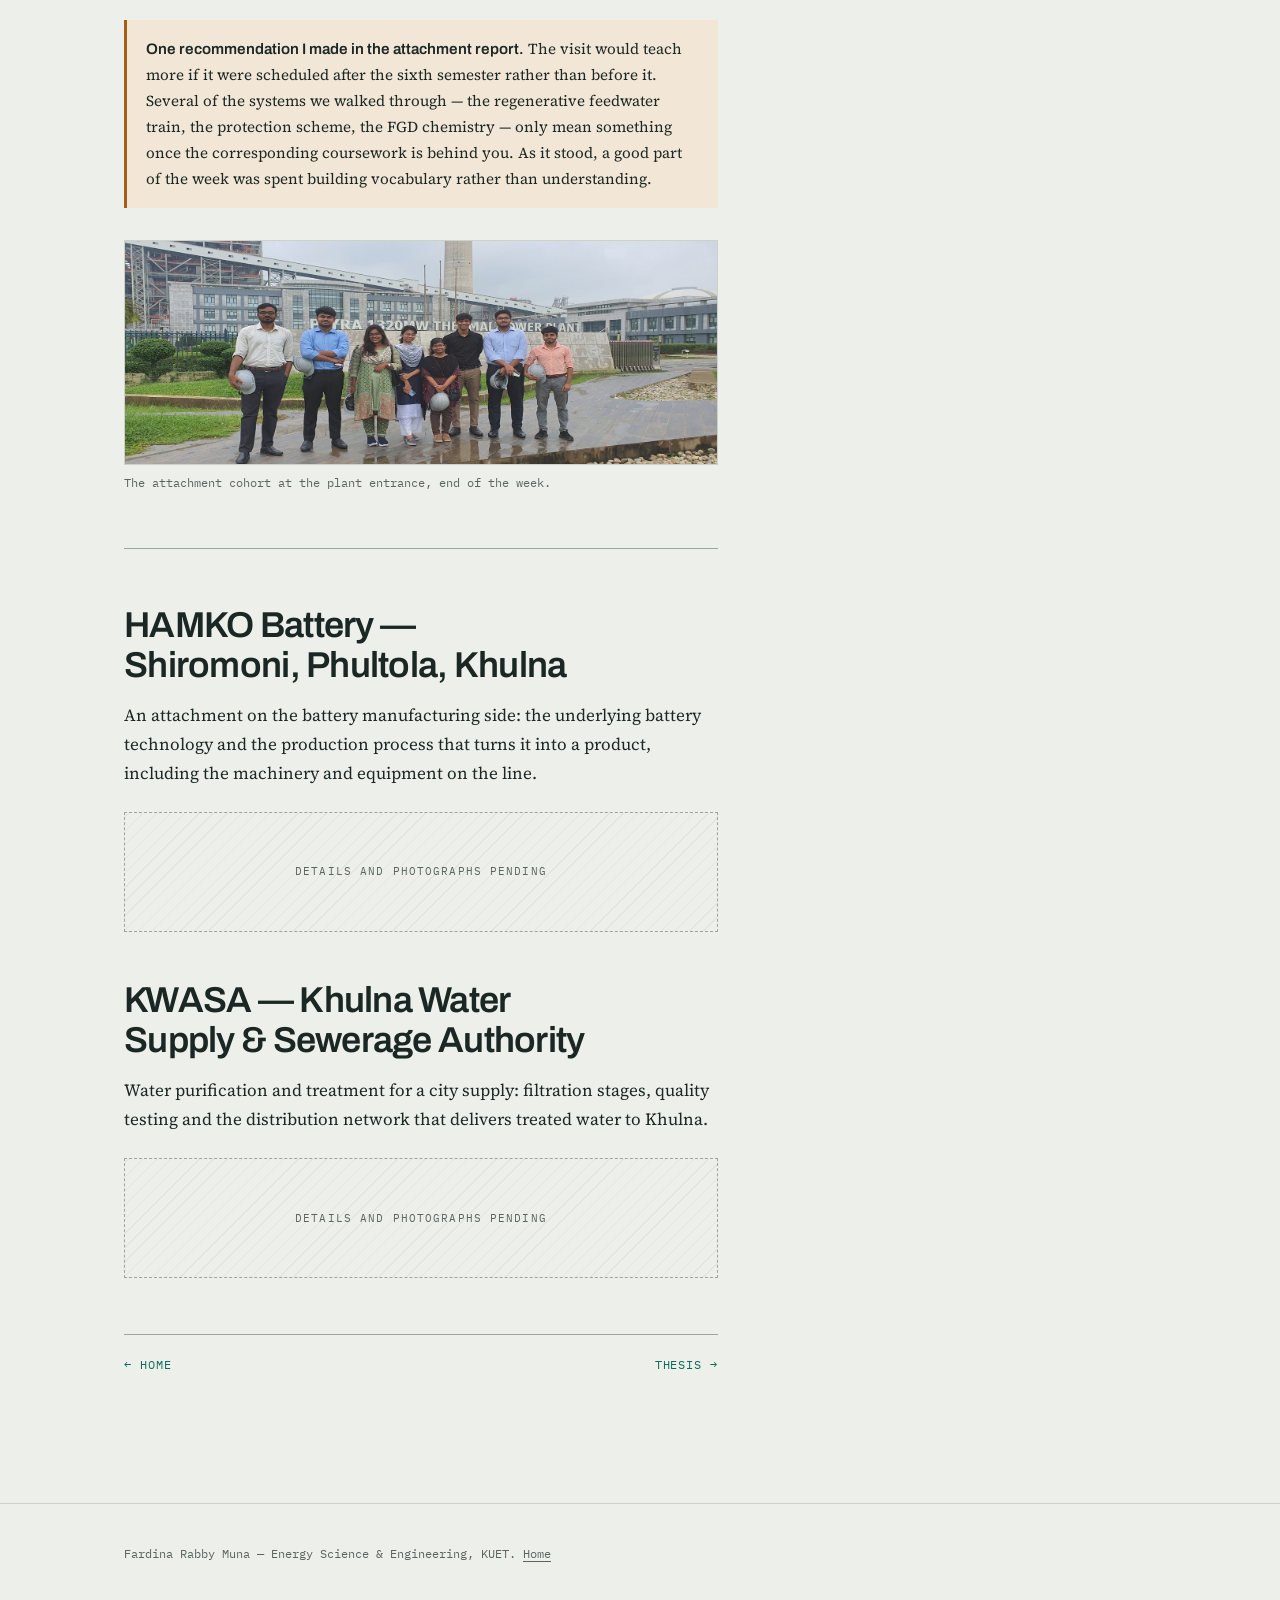
<file: industrial-exposure.html>
<!DOCTYPE html>
<html lang="en">
<head>
<meta charset="utf-8">
<meta name="viewport" content="width=device-width, initial-scale=1">
<title>Industrial exposure — Fardina Rabby Muna</title>
<meta name="description" content="Seven days inside the Payra 1320 MW ultra-supercritical thermal power plant, plus attachments at HAMKO Battery and KWASA water treatment.">
<link rel="preconnect" href="https://fonts.googleapis.com">
<link rel="preconnect" href="https://fonts.gstatic.com" crossorigin>
<link href="https://fonts.googleapis.com/css2?family=Archivo:wght@500;600;700&family=IBM+Plex+Mono:wght@400;500&family=Source+Serif+4:opsz,wght@8..60,400;8..60,600&display=swap" rel="stylesheet">
<link rel="stylesheet" href="styles.css">
</head>
<body>

<header class="site-head">
  <div class="wrap">
    <a class="mark" href="index.html">Fardina Rabby Muna</a>
    <nav class="site-nav" aria-label="Main">
      <a href="thesis.html">Thesis</a>
      <a href="index.html#work">Work</a>
      <a href="industrial-exposure.html" aria-current="page">Site experience</a>
      <a href="index.html#toolkit">Toolkit</a>
      <a href="index.html#contact">Contact</a>
    </nav>
  </div>
</header>

<main>

  <section class="detail-head">
    <div class="wrap">
      <span class="eyebrow eyebrow-warm">Industrial attachment · Seven days on site</span>
      <h1>Payra 1320 MW ultra-supercritical thermal power plant</h1>
      <p class="lead">
        Roughly a tenth of Bangladesh's generating capacity, sitting on the bank of the
        Andharmanik river at Kalapara. I spent a week following the fuel path from the jetty
        to the furnace and the energy path from the furnace to the 400 kV bus.
      </p>
    </div>
  </section>

  <section class="detail-body">
    <div class="wrap detail-grid">

      <div class="prose">

        <figure class="figure">
          <img src="ia-plant-front.jpg" alt="The Payra 1320 MW thermal power plant seen from the main entrance, with the stack and coal conveyor gallery behind the administration buildings">
          <figcaption>The plant from the entrance — stack, conveyor gallery and the edge of a storage dome on the right.</figcaption>
        </figure>

        <h3>Why the plant sits where it sits</h3>
        <p>
          Two constraints picked the site. The plant burns imported sub-bituminous and
          bituminous coal shipped from Indonesia, so it needs deep-water access — hence the
          dedicated coal jetty. And an ultra-supercritical unit rejects a great deal of heat at
          the condenser, so it needs a large, reliable water source for the closed cooling
          circuit, which the Andharmanik provides.
        </p>

        <h3>How the project was assembled</h3>
        <p>
          The plant is owned by Bangladesh-China Power Company (Pvt.) Limited, a joint venture
          between NWPGCL on the Bangladeshi side and CMC on the Chinese side. The sequence from
          first memorandum to first concrete took two years, and construction to commercial
          operation took four more.
        </p>

        <table class="data-table">
          <thead>
            <tr><th scope="col">Date</th><th scope="col">Milestone</th></tr>
          </thead>
          <tbody>
            <tr><td>19 March 2014</td><td>NWPGCL signs an MOU with China National Machinery Import &amp; Export Corporation (CMC)</td></tr>
            <tr><td>9 June 2014</td><td>Joint venture agreement signed with CMC</td></tr>
            <tr><td>1 October 2014</td><td>BCPCL formed as the owning company</td></tr>
            <tr><td>29 March 2016</td><td>EPC contract signed with the NEPC &amp; CECC consortium</td></tr>
            <tr><td>30 March 2016</td><td>EPC work starts on site</td></tr>
            <tr><td>15 May 2020</td><td>Unit 1 commercial operation</td></tr>
            <tr><td>8 December 2020</td><td>Unit 2 commercial operation</td></tr>
          </tbody>
        </table>
        <p class="muted" style="font-size:0.9rem;">
          Commissioning made Bangladesh the thirteenth country operating ultra-supercritical
          generating technology.
        </p>

        <figure class="figure" style="max-width:520px;">
          <img src="ia-plant-night.jpg" alt="The plant at night, stack illuminated and plume visible against a dark sky">
          <figcaption>The unit runs base load — the site does not go quiet after dark.</figcaption>
        </figure>

        <h3>Coal handling</h3>
        <p>
          Coal is grabbed from the ship at the jetty and moved inland by conveyor through three
          transfer towers — TT-1, TT-2 and TT-3, with a sampling tower between the second and
          third — into the storage domes, and from the domes onward to the boiler bunkers. At
          full load the plant moves roughly 15,197 tonnes a day, about 4.12 million tonnes a
          year.
        </p>

        <div class="figure figure-pair">
          <figure style="margin:0;">
            <img src="ia-jetty-ship.jpg" alt="A bulk carrier berthed at the plant's dedicated coal jetty with unloading gantries alongside">
            <figcaption>The dedicated coal jetty — a bulk carrier from Indonesia alongside.</figcaption>
          </figure>
          <figure style="margin:0;">
            <img src="ia-jetty-unloading.jpg" alt="A grab bucket suspended from the jetty gantry lifting coal out of a ship's hold">
            <figcaption>Grab unloading, straight from the hold onto the conveyor line.</figcaption>
          </figure>
        </div>

        <figure class="figure">
          <img src="ia-conveyor.jpg" alt="Interior of the enclosed conveyor gallery carrying coal inland from the jetty">
          <figcaption>Inside the conveyor gallery. The enclosure is what keeps coal dust off the site.</figcaption>
        </figure>

        <p>
          Four domes hold 180,000 tonnes each. The dome is not just a warehouse — enclosing the
          stockpile controls dust, suppresses the fire risk that comes with open coal storage,
          and lets the plant manage inventory and reclaim rate under cover during monsoon. The
          stacker-reclaimer arm inside does the feeding.
        </p>

        <div class="figure figure-pair">
          <figure style="margin:0;">
            <img src="ia-dome-inside.jpg" alt="Interior of a coal storage dome showing the central stacker-reclaimer arm above the stockpile">
            <figcaption>Dome interior — the central column carries the stacker-reclaimer.</figcaption>
          </figure>
          <figure style="margin:0;">
            <img src="ia-dome-outside.jpg" alt="Two coal storage domes seen from outside the plant boundary fence">
            <figcaption>Two of the four domes from outside the boundary.</figcaption>
          </figure>
        </div>

        <p>
          From the domes coal passes through the crushing house, where it is reduced to a
          consistent size and homogenised — and where a suspended magnet pulls tramp metal out
          of the stream before it can reach a mill. Pulverisers then grind it fine enough to
          burn in suspension, and gravimetric feeders meter it into the furnace.
        </p>

        <figure class="figure" style="max-width:420px;">
          <img src="ia-crushing-house.jpg" alt="Overhead magnetic separator suspended above the conveyor in the crushing house">
          <figcaption>Crushing house — magnetic separator over the belt.</figcaption>
        </figure>

        <div class="figure" style="display:grid;grid-template-columns:repeat(3,1fr);gap:1rem;">
          <figure style="margin:0;">
            <img src="ia-mill-pipes.jpg" alt="Bank of pulverised fuel pipes running from the mill up to the furnace burners">
            <figcaption>Pulverised fuel lines to the burners.</figcaption>
          </figure>
          <figure style="margin:0;">
            <img src="ia-pulveriser.jpg" alt="Coal pulveriser mill with its drive and hot air ducting">
            <figcaption>Pulveriser mill.</figcaption>
          </figure>
          <figure style="margin:0;">
            <img src="ia-feeder.jpg" alt="Gravimetric coal feeder with inspection ports">
            <figcaption>Gravimetric coal feeder.</figcaption>
          </figure>
        </div>

        <h3>The steam cycle</h3>
        <p>
          The Dongfang boilers run ultra-supercritical: 26.25 MPa at 600/610 °C, above the
          critical point where the water/steam phase boundary stops existing. That is the whole
          point — higher steam conditions mean higher cycle efficiency and less coal, and
          therefore less CO₂ and less ash, for the same megawatt-hour. Quoted efficiency is
          94.22% on lower heating value, 87.98% on higher heating value.
        </p>

        <div class="figure figure-pair">
          <figure style="margin:0;">
            <img src="ia-boiler-exterior.jpg" alt="The boiler house from above, with the conveyor gallery running into it">
            <figcaption>Boiler house from above.</figcaption>
          </figure>
          <figure style="margin:0;">
            <img src="ia-boiler-interior.jpg" alt="Interior structural steelwork and access platforms around the boiler">
            <figcaption>The same structure inside — the boiler is a building, not a vessel.</figcaption>
          </figure>
        </div>

        <p>
          It helps to see the numbers to understand the scale. The furnace alone is wider than
          most buildings I have modelled, and the girder elevation is 87 m above grade.
        </p>

        <table class="data-table">
          <thead>
            <tr><th scope="col">Boiler boundary dimension</th><th scope="col">Value</th></tr>
          </thead>
          <tbody>
            <tr><td>Maximum depth</td><td>54,500 mm</td></tr>
            <tr><td>Maximum width</td><td>51,000 mm</td></tr>
            <tr><td>Girder elevation</td><td>87,000 mm</td></tr>
            <tr><td>Furnace width</td><td>22,162.4 mm</td></tr>
            <tr><td>Furnace depth</td><td>16,980.8 mm</td></tr>
            <tr><td>Roof inflexion elevation</td><td>73,500 mm</td></tr>
            <tr><td>Horizontal flue gas duct depth</td><td>5,486.4 mm</td></tr>
            <tr><td>Rear silo front flue gas duct depth</td><td>7,823.2 mm</td></tr>
            <tr><td>Rear silo rear flue gas duct depth</td><td>7,112 mm</td></tr>
            <tr><td>Waterwall lower header elevation</td><td>7,500 mm</td></tr>
          </tbody>
        </table>

        <p>
          Feedwater chemistry is policed to a tolerance that surprised me until the reason was
          explained: above the critical point there is no drum and no blowdown, so there is
          nowhere for dissolved solids to be removed. Whatever enters the cycle deposits on a
          tube.
        </p>

        <table class="data-table">
          <thead>
            <tr><th scope="col">Feedwater parameter</th><th scope="col">Limit</th></tr>
          </thead>
          <tbody>
            <tr><td>Total hardness</td><td>≈ 0 µmol/L</td></tr>
            <tr><td>Dissolved oxygen</td><td>30–150 µg/L</td></tr>
            <tr><td>Iron (Fe)</td><td>≤ 5 µg/L</td></tr>
            <tr><td>Copper (Cu)</td><td>&lt; 2 µg/L</td></tr>
            <tr><td>Silica (SiO₂)</td><td>&lt; 10 µg/L</td></tr>
            <tr><td>Sodium (Na)</td><td>&lt; 3 µg/L</td></tr>
            <tr><td>pH</td><td>8.5–9.33</td></tr>
            <tr><td>Electrical conductivity</td><td>&lt; 0.15 µS/cm</td></tr>
          </tbody>
        </table>

        <p>
          Steam expands through a single-shaft Shanghai Turbine machine with four cylinders and
          four exhausts, running at around 270 bar and 600 °C, driving a 660 MW generator at
          22 kV. Exhaust steam condenses under vacuum and returns to the feedwater train.
        </p>

        <div class="figure figure-pair">
          <figure style="margin:0;">
            <img src="ia-turbine.jpg" alt="The number 2 steam turbine casing in the turbine hall">
            <figcaption>No. 2 turbine — single shaft, four cylinders, four exhausts.</figcaption>
          </figure>
          <figure style="margin:0;">
            <img src="ia-condenser.jpg" alt="Condenser exhaust necks beneath the low pressure turbine cylinders">
            <figcaption>Condenser necks under the LP cylinders.</figcaption>
          </figure>
        </div>

        <p>
          Downstream, the regenerative circuit — low pressure heaters, external steam cooler,
          deaerator, high pressure heaters — bleeds steam back to preheat feedwater rather than
          dumping that heat at the condenser. That regeneration is where a large share of the
          cycle efficiency actually lives, and it was the part of the plant I found most
          instructive to trace. Turbine heat rate comes out at 7522 kJ/kWh.
        </p>

        <div class="figure figure-pair">
          <figure style="margin:0;">
            <img src="ia-lp-heater.jpg" alt="Horizontal low pressure feedwater heater with its valve manifold">
            <figcaption>Low pressure heater.</figcaption>
          </figure>
          <figure style="margin:0;">
            <img src="ia-hp-heater.jpg" alt="High pressure feedwater heater with large lagged inlet and outlet pipework">
            <figcaption>High pressure heater — note the pipe diameters.</figcaption>
          </figure>
        </div>

        <div class="figure figure-pair">
          <figure style="margin:0;">
            <img src="ia-steam-cooler.jpg" alt="External steam cooler with main steam and reheat steam pipework labelled in Chinese">
            <figcaption>External steam cooler, on the main and reheat steam lines.</figcaption>
          </figure>
          <figure style="margin:0;">
            <img src="ia-deaerator.jpg" alt="Lagged deaerator vessel on its concrete plinth">
            <figcaption>Deaerator — strips dissolved gases before the feed pumps.</figcaption>
          </figure>
        </div>

        <figure class="figure">
          <img src="ia-generator.jpg" alt="The 660 MW generator with its hydrogen cooling and excitation connections">
          <figcaption>The 660 MW generator, delivering at 22 kV.</figcaption>
        </figure>

        <h3>Control rooms</h3>
        <p>
          Operations are split across four rooms, which tells you something about how the plant
          is organised. The main control room drives boiler, turbine and generator, manages
          water and steam flow, regulates SOx and fly ash emission, and owns the grid
          connection. A separate chemical operation control room handles dosing, water quality
          monitoring and sample analysis. Coal operation control manages delivery, stockpile,
          coal quality assessment and the conveyor system. FGD and ESP control handles emissions
          equipment.
        </p>

        <figure class="figure">
          <img src="ia-control-room.jpg" alt="The main control room with its wall of process displays and operator desks">
          <figcaption>Main control room — the whole unit on one wall.</figcaption>
        </figure>

        <div class="figure figure-pair">
          <figure style="margin:0;">
            <img src="ia-coal-control-room.jpg" alt="Coal operation control room with CCTV screens showing the conveyor system">
            <figcaption>Coal operation control — CCTV over the whole handling chain.</figcaption>
          </figure>
          <figure style="margin:0;">
            <img src="ia-fgd-esp-screen.jpg" alt="Flue gas and FGD process mimic diagram on an operator screen">
            <figcaption>Flue gas mimic in the FGD &amp; ESP room.</figcaption>
          </figure>
        </div>

        <h3>Emissions control</h3>
        <p>
          Flue gas desulphurisation strips SO₂ from the exhaust before the stack, using
          limestone as the reagent. Dry electrostatic precipitators charge the fly ash particles
          in a strong electric field and collect them on banks of metallic plates, at a quoted
          99% collection efficiency. Both are the reason a coal plant of this generation looks
          different from one built two decades earlier.
        </p>

        <h3>Evacuation</h3>
        <p>
          Generation at 22 kV is stepped up to 400 kV and leaves through a GIS substation onto
          a double-circuit 400 kV line into the national grid. Stepping up is what keeps
          transmission loss down over that distance. The double circuit is redundancy: losing
          one circuit should not take 1320 MW off the system. Switchgear — breakers,
          disconnectors, isolators and protective relays — is what makes fault clearing,
          reconfiguration and maintenance possible without dropping the unit.
        </p>

        <div class="figure figure-pair">
          <figure style="margin:0;">
            <img src="ia-transformer.jpg" alt="A step-up transformer with high voltage bushings and radiator banks">
            <figcaption>Step-up transformer.</figcaption>
          </figure>
          <figure style="margin:0;">
            <img src="ia-transmission-line.jpg" alt="A 400 kV double-circuit transmission tower carrying conductors away from the plant">
            <figcaption>400 kV double-circuit line leaving the switchyard.</figcaption>
          </figure>
        </div>

        <h3>The economics, which is the part most site visits skip</h3>
        <p>
          A 1320 MW plant is a financial structure as much as a thermal one. Payra was
          initially agreed at 1.984 billion USD and landed at 2.41 billion. Twenty per cent is
          own capital; the remaining eighty per cent is a CEXIM Bank loan at 6.66% annual
          interest over a fifteen-year repayment period. That works out at roughly 1,876.73 USD
          per installed kilowatt.
        </p>

        <table class="data-table">
          <thead>
            <tr><th scope="col">Parameter</th><th scope="col">Value</th></tr>
          </thead>
          <tbody>
            <tr><td>Initial financial agreement</td><td>1.984 billion USD</td></tr>
            <tr><td>Total project cost</td><td>2.41 billion USD</td></tr>
            <tr><td>Financier</td><td>CEXIM Bank — 80% of cost at 6.66% p.a.</td></tr>
            <tr><td>Repayment period</td><td>15 years</td></tr>
            <tr><td>Unit investment</td><td>1,876.73 USD/kW</td></tr>
            <tr><td>Standard coal consumption rate</td><td>290.22 g/kWh</td></tr>
            <tr><td>Coal price assumed</td><td>110 USD/tonne</td></tr>
            <tr><td>Desulphuriser price</td><td>130 USD/tonne</td></tr>
            <tr><td>Auxiliary power consumption</td><td>5.8%</td></tr>
            <tr><td>Average annual salary</td><td>80,000 USD</td></tr>
            <tr><td>Estimated operating period</td><td>25 years</td></tr>
            <tr><td>Depreciation period</td><td>8 years, to 100% accumulated</td></tr>
          </tbody>
        </table>
        <p class="muted" style="font-size:0.9rem;">
          The coal consumption rate appears in the plant data as kg/kW·h; at 290.22 the figure
          is only physically sensible as grams per kilowatt-hour, which is the conventional unit
          for a standard coal consumption rate.
        </p>

        <p>
          Because the fuel is imported and the debt is foreign-denominated, the plant carries
          two exposures that have nothing to do with engineering: the coal price and the
          exchange rate. As of 30 June 2023 the operating company was showing a gross profit of
          about 0.27 billion USD against a foreign currency fluctuation loss of 37.27 billion
          taka — roughly 0.33 billion USD. Seeing that on the same balance sheet was the single
          most useful thing I took away from the week.
        </p>

        <h3>What the week actually taught me</h3>
        <p>
          Three things. First, that a power plant is a multidisciplinary object — electrical,
          chemical, control, automation and safety functions are not adjacent, they are
          interlocked, and a change in one shows up immediately in another. Second, that safety
          discipline on a live site is procedural rather than attitudinal; it works because the
          protocols are rigid, not because people are careful. Third, that the boundary between
          the technical and financial cases for a plant is much thinner than an undergraduate
          curriculum suggests.
        </p>

        <div class="note">
          <strong>One recommendation I made in the attachment report.</strong> The visit would
          teach more if it were scheduled after the sixth semester rather than before it.
          Several of the systems we walked through — the regenerative feedwater train, the
          protection scheme, the FGD chemistry — only mean something once the corresponding
          coursework is behind you. As it stood, a good part of the week was spent building
          vocabulary rather than understanding.
        </div>

        <figure class="figure">
          <img src="ia-group.jpg" alt="The attachment group standing in front of the plant entrance sign in hard hats">
          <figcaption>The attachment cohort at the plant entrance, end of the week.</figcaption>
        </figure>

        <hr style="border:0;border-top:1px solid var(--rule-strong);margin:3.5rem 0;">

        <h2 id="hamko" style="margin-bottom:1rem;">HAMKO Battery — Shiromoni, Phultola, Khulna</h2>
        <p>
          An attachment on the battery manufacturing side: the underlying battery technology and
          the production process that turns it into a product, including the machinery and
          equipment on the line.
        </p>
        <div class="pending" style="min-height:120px;margin:1.5rem 0;">Details and photographs pending</div>

        <h2 id="kwasa" style="margin:3rem 0 1rem;">KWASA — Khulna Water Supply &amp; Sewerage Authority</h2>
        <p>
          Water purification and treatment for a city supply: filtration stages, quality testing
          and the distribution network that delivers treated water to Khulna.
        </p>
        <div class="pending" style="min-height:120px;margin:1.5rem 0;">Details and photographs pending</div>

        <div class="page-nav">
          <a href="index.html">← Home</a>
          <a href="thesis.html">Thesis →</a>
        </div>

      </div>

      <aside class="sticky-rail">
        <div class="plate">
          <div class="plate-head">Plant rating</div>
          <div class="plate-row"><span class="plate-key">Capacity</span><span class="plate-val">1320 MW (2 × 660 MW)</span></div>
          <div class="plate-row"><span class="plate-key">Operator</span><span class="plate-val">BCPCL — JV of NWPGCL &amp; CMC</span></div>
          <div class="plate-row"><span class="plate-key">Location</span><span class="plate-val">Kalapara, Patuakhali</span></div>
          <div class="plate-row"><span class="plate-key">Boiler</span><span class="plate-val">Dongfang DG1922.32/28.25-II3</span></div>
          <div class="plate-row"><span class="plate-key">Steam</span><span class="plate-val">26.25 MPa · 600/610 °C</span></div>
          <div class="plate-row"><span class="plate-key">Boiler eff.</span><span class="plate-val">94.22% LHV · 87.98% HHV</span></div>
          <div class="plate-row"><span class="plate-key">Turbine</span><span class="plate-val">Shanghai Turbine, 4 cyl / 4 exh</span></div>
          <div class="plate-row"><span class="plate-key">Heat rate</span><span class="plate-val">7522 kJ/kWh</span></div>
          <div class="plate-row"><span class="plate-key">Generator</span><span class="plate-val">660 MW at 22 kV</span></div>
          <div class="plate-row"><span class="plate-key">Cooling</span><span class="plate-val">Closed circulation, cooling tower</span></div>
          <div class="plate-row"><span class="plate-key">Emissions</span><span class="plate-val">FGD + dry ESP (99%)</span></div>
          <div class="plate-row"><span class="plate-key">Evacuation</span><span class="plate-val">400 kV GIS, double circuit</span></div>
          <div class="plate-row"><span class="plate-key">Fuel</span><span class="plate-val">Sub-bituminous / bituminous coal</span></div>
          <div class="plate-row"><span class="plate-key">Coal source</span><span class="plate-val">P.T. Bayan Resources, Indonesia</span></div>
          <div class="plate-row"><span class="plate-key">Aux. power</span><span class="plate-val">5.8%</span></div>
          <div class="plate-row"><span class="plate-key">COD</span><span class="plate-val">15 May 2020 · 8 Dec 2020</span></div>
        </div>

        <div class="plate" style="margin-top:1.25rem;">
          <div class="plate-head">Fuel logistics</div>
          <div class="plate-row"><span class="plate-key">Consumption</span><span class="plate-val">15,197 t/day at 100% load</span></div>
          <div class="plate-row"><span class="plate-key">Annual</span><span class="plate-val">4.12 million tonnes</span></div>
          <div class="plate-row"><span class="plate-key">Storage</span><span class="plate-val">4 domes × 180,000 t</span></div>
          <div class="plate-row"><span class="plate-key">Handling</span><span class="plate-val">Jetty · 3 transfer towers · crushing house</span></div>
        </div>

        <div class="plate" style="margin-top:1.25rem;">
          <div class="plate-head">Project economics</div>
          <div class="plate-row"><span class="plate-key">Cost</span><span class="plate-val">2.41 bn USD (agreed 1.984 bn)</span></div>
          <div class="plate-row"><span class="plate-key">Finance</span><span class="plate-val">80% CEXIM at 6.66%, 15 yr</span></div>
          <div class="plate-row"><span class="plate-key">Unit cost</span><span class="plate-val">1,876.73 USD/kW</span></div>
          <div class="plate-row"><span class="plate-key">Gross profit</span><span class="plate-val">0.27 bn USD (30 Jun 2023)</span></div>
          <div class="plate-row"><span class="plate-key">FX loss</span><span class="plate-val">0.33 bn USD (30 Jun 2023)</span></div>
        </div>
      </aside>

    </div>
  </section>

</main>

<footer class="site-foot">
  <div class="wrap">
    Fardina Rabby Muna — Energy Science &amp; Engineering, KUET.
    <a href="index.html">Home</a>
  </div>
</footer>

</body>
</html>
</file>
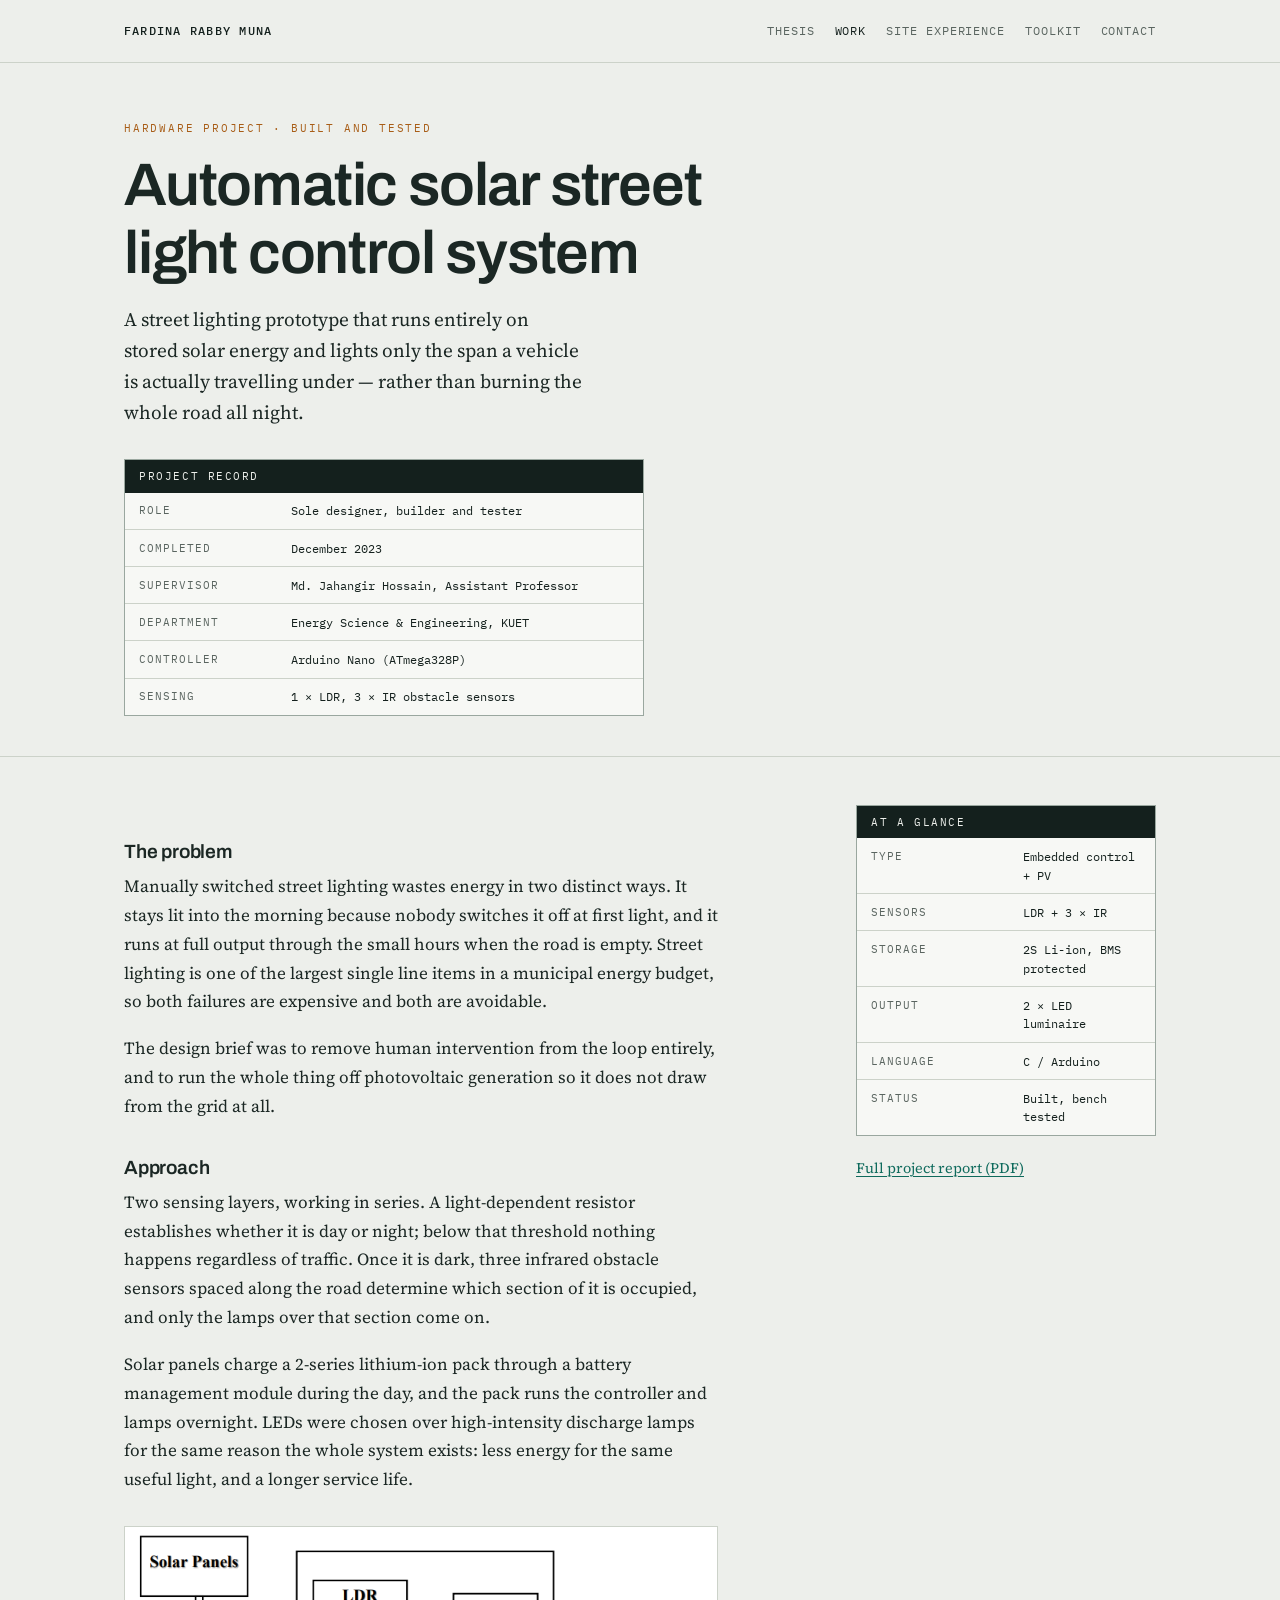
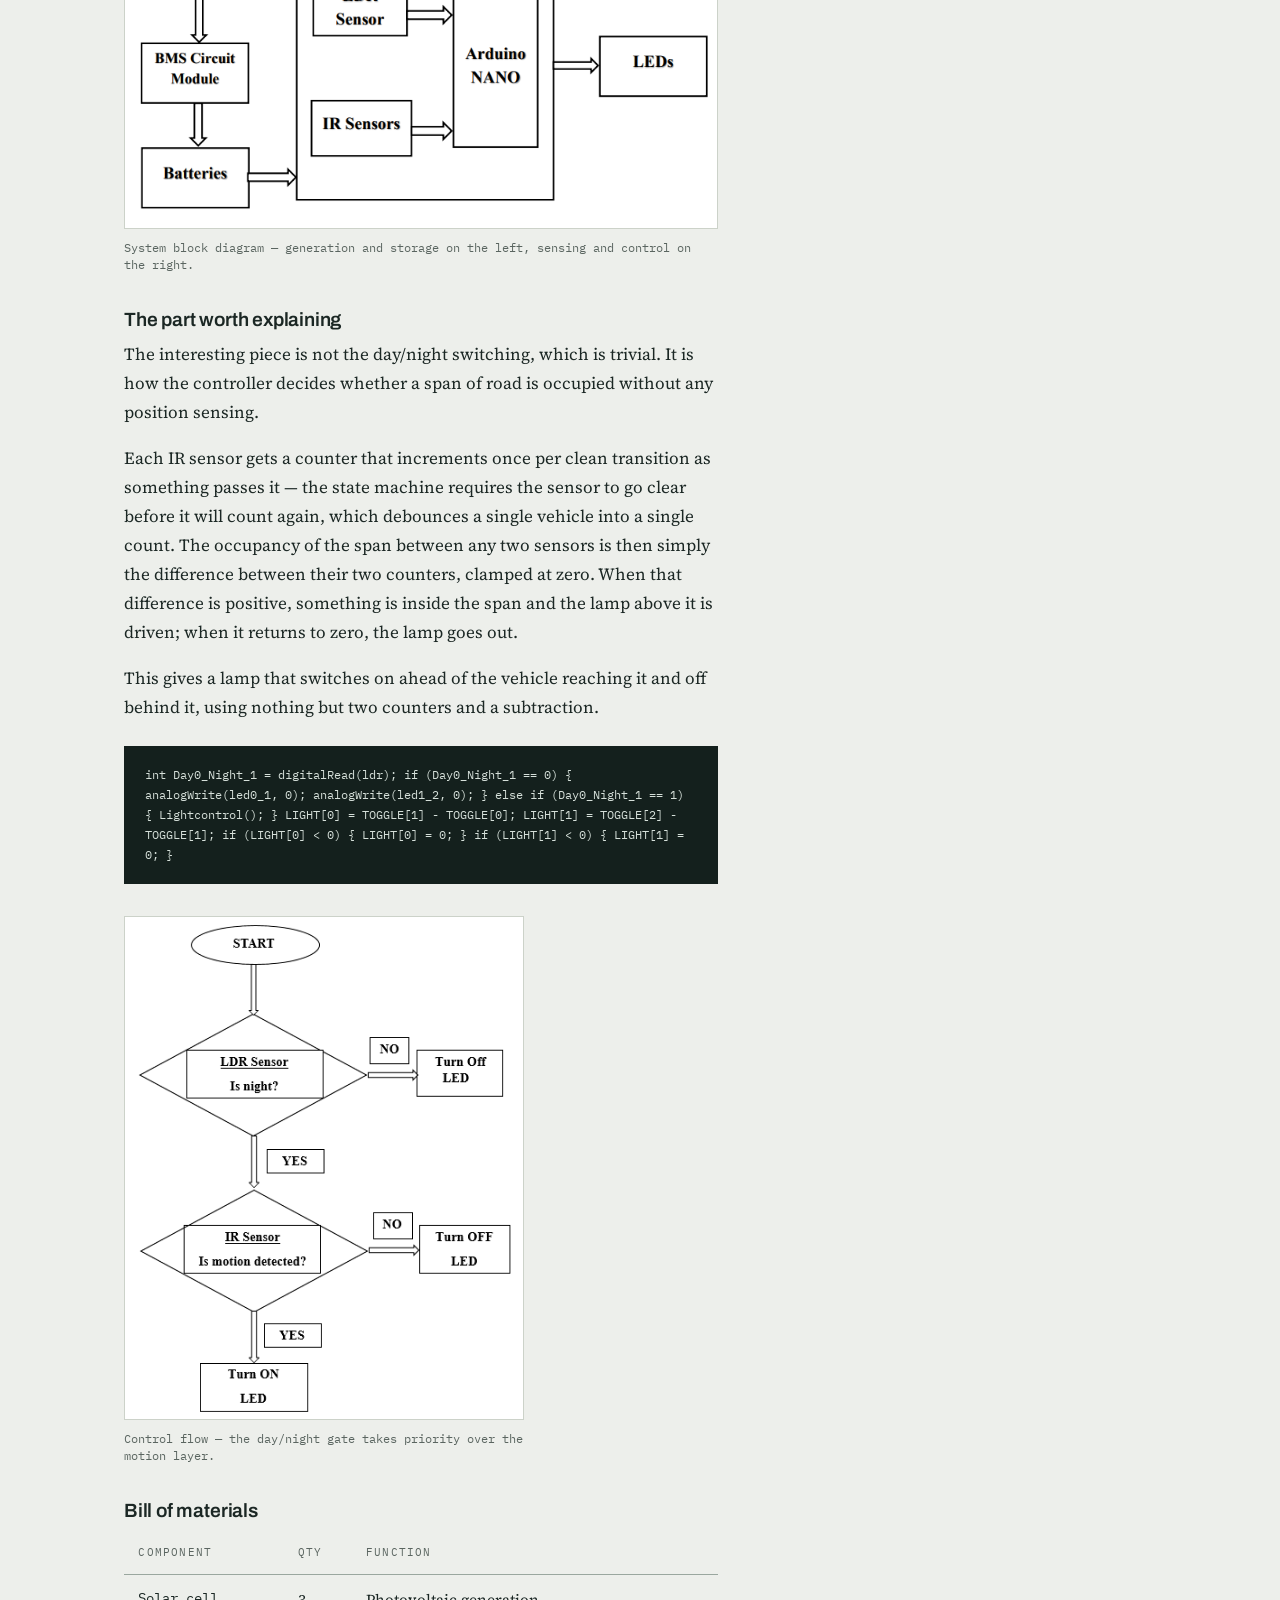
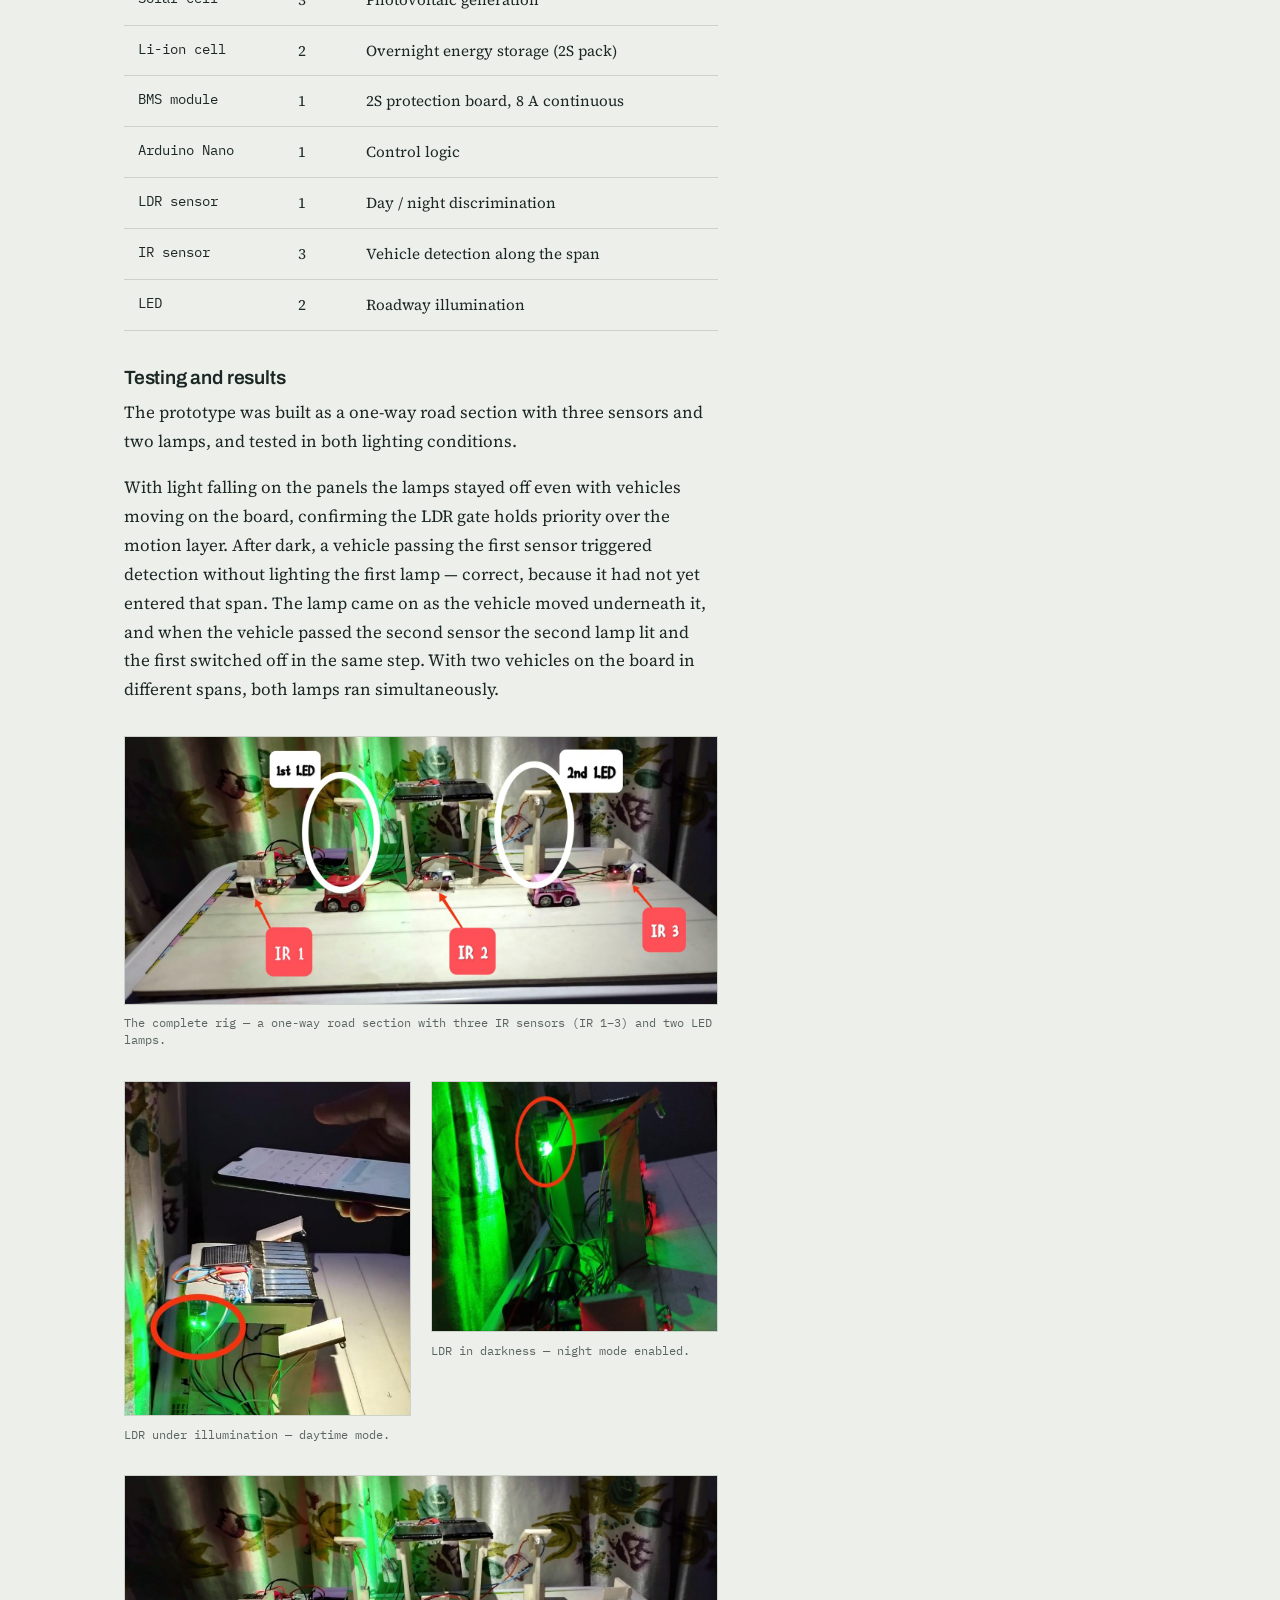
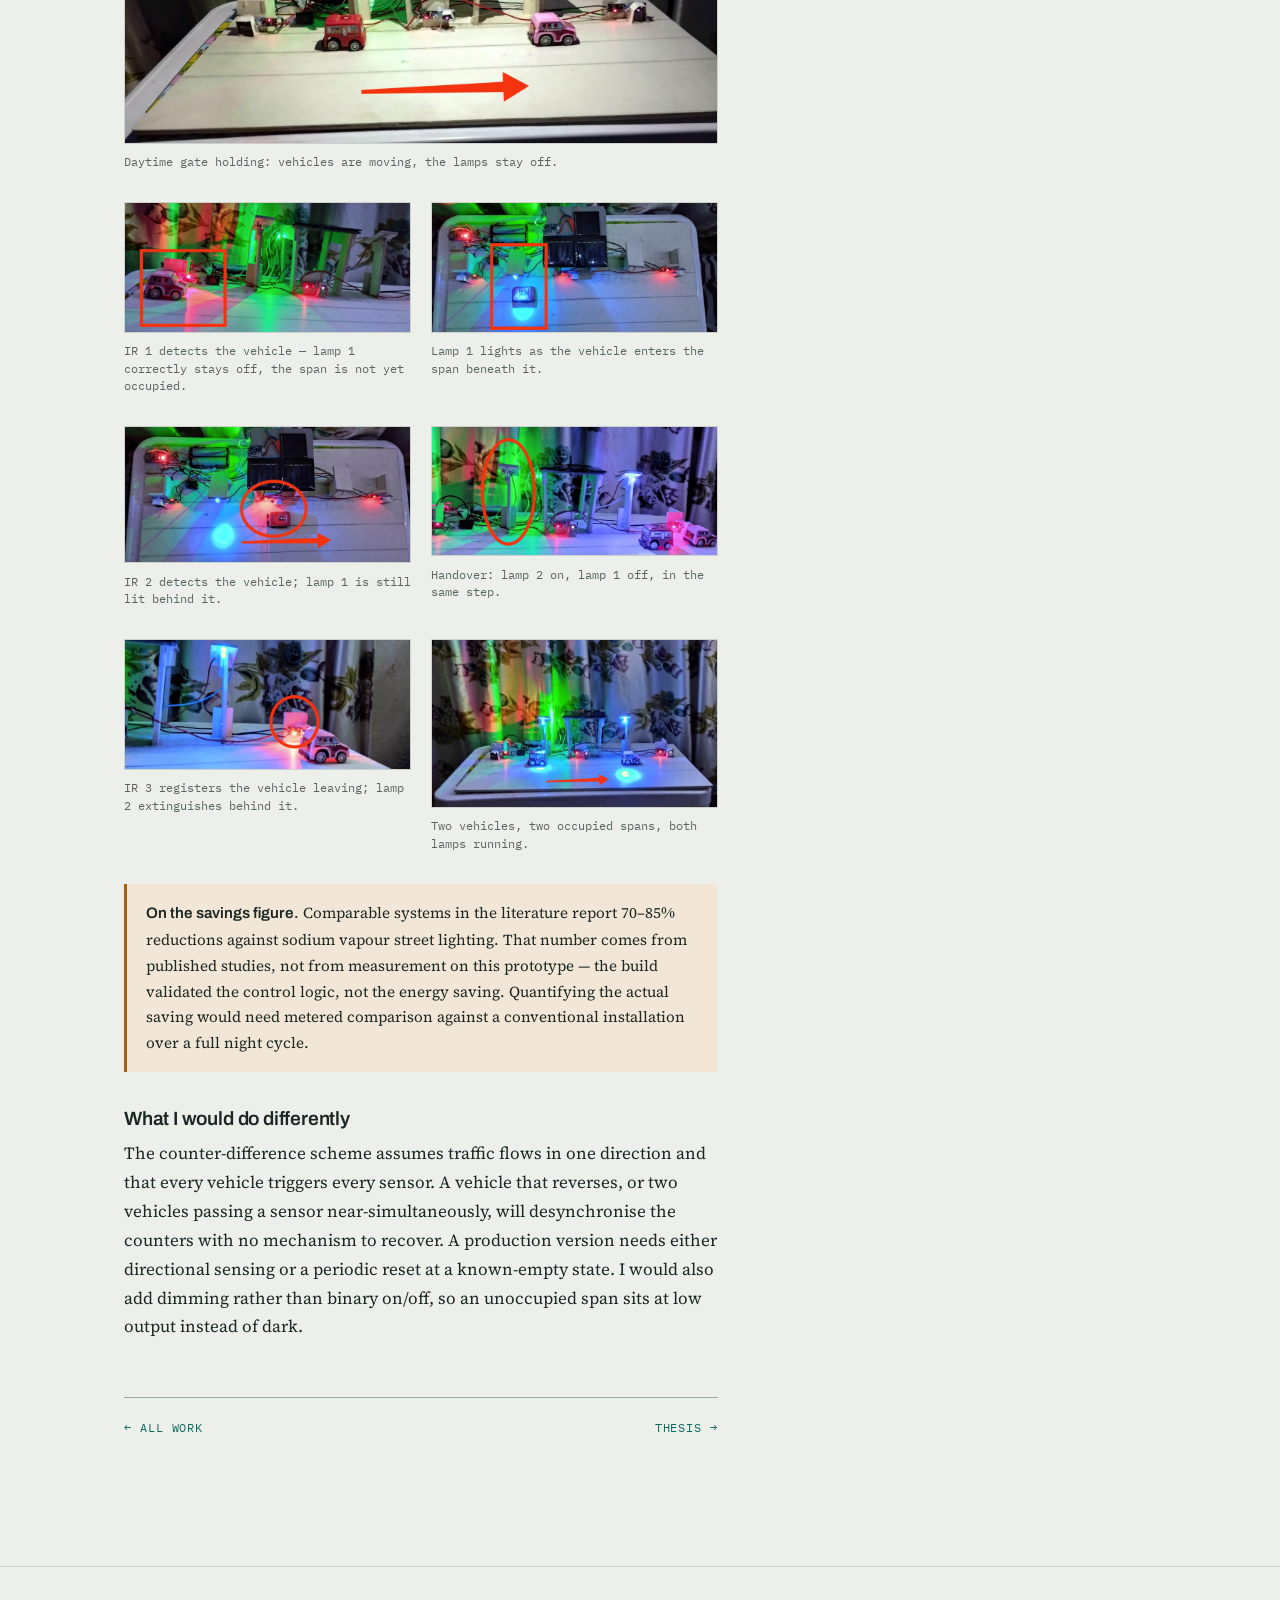
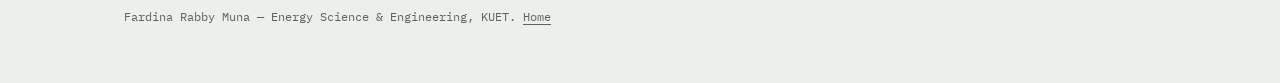
<file: project-street-light.html>
<!DOCTYPE html>
<html lang="en">
<head>
<meta charset="utf-8">
<meta name="viewport" content="width=device-width, initial-scale=1">
<title>Automatic solar street light control system — Fardina Rabby Muna</title>
<meta name="description" content="A solar-charged, sensor-driven street lighting prototype built on Arduino Nano with LDR day/night detection and IR vehicle tracking.">
<link rel="preconnect" href="https://fonts.googleapis.com">
<link rel="preconnect" href="https://fonts.gstatic.com" crossorigin>
<link href="https://fonts.googleapis.com/css2?family=Archivo:wght@500;600;700&family=IBM+Plex+Mono:wght@400;500&family=Source+Serif+4:opsz,wght@8..60,400;8..60,600&display=swap" rel="stylesheet">
<link rel="stylesheet" href="styles.css">
</head>
<body>

<header class="site-head">
  <div class="wrap">
    <a class="mark" href="index.html">Fardina Rabby Muna</a>
    <nav class="site-nav" aria-label="Main">
      <a href="thesis.html">Thesis</a>
      <a href="index.html#work" aria-current="page">Work</a>
      <a href="industrial-exposure.html">Site experience</a>
      <a href="index.html#toolkit">Toolkit</a>
      <a href="index.html#contact">Contact</a>
    </nav>
  </div>
</header>

<main>

  <section class="detail-head">
    <div class="wrap">
      <span class="eyebrow eyebrow-warm">Hardware project · Built and tested</span>
      <h1>Automatic solar street light control system</h1>
      <p class="lead">
        A street lighting prototype that runs entirely on stored solar energy and lights only
        the span a vehicle is actually travelling under — rather than burning the whole road
        all night.
      </p>
      <div class="plate" style="max-width:520px;">
        <div class="plate-head">Project record</div>
        <div class="plate-row"><span class="plate-key">Role</span><span class="plate-val">Sole designer, builder and tester</span></div>
        <div class="plate-row"><span class="plate-key">Completed</span><span class="plate-val">December 2023</span></div>
        <div class="plate-row"><span class="plate-key">Supervisor</span><span class="plate-val">Md. Jahangir Hossain, Assistant Professor</span></div>
        <div class="plate-row"><span class="plate-key">Department</span><span class="plate-val">Energy Science &amp; Engineering, KUET</span></div>
        <div class="plate-row"><span class="plate-key">Controller</span><span class="plate-val">Arduino Nano (ATmega328P)</span></div>
        <div class="plate-row"><span class="plate-key">Sensing</span><span class="plate-val">1 × LDR, 3 × IR obstacle sensors</span></div>
      </div>
    </div>
  </section>

  <section class="detail-body">
    <div class="wrap detail-grid">

      <div class="prose">

        <h3>The problem</h3>
        <p>
          Manually switched street lighting wastes energy in two distinct ways. It stays lit
          into the morning because nobody switches it off at first light, and it runs at full
          output through the small hours when the road is empty. Street lighting is one of the
          largest single line items in a municipal energy budget, so both failures are
          expensive and both are avoidable.
        </p>
        <p>
          The design brief was to remove human intervention from the loop entirely, and to run
          the whole thing off photovoltaic generation so it does not draw from the grid at all.
        </p>

        <h3>Approach</h3>
        <p>
          Two sensing layers, working in series. A light-dependent resistor establishes whether
          it is day or night; below that threshold nothing happens regardless of traffic. Once
          it is dark, three infrared obstacle sensors spaced along the road determine which
          section of it is occupied, and only the lamps over that section come on.
        </p>
        <p>
          Solar panels charge a 2-series lithium-ion pack through a battery management module
          during the day, and the pack runs the controller and lamps overnight. LEDs were
          chosen over high-intensity discharge lamps for the same reason the whole system
          exists: less energy for the same useful light, and a longer service life.
        </p>

        <figure class="figure">
          <img src="fig-block-diagram.png" alt="Block diagram: solar panels charge batteries through a BMS module; LDR and IR sensors feed the Arduino Nano, which drives the LEDs">
          <figcaption>System block diagram — generation and storage on the left, sensing and control on the right.</figcaption>
        </figure>

        <h3>The part worth explaining</h3>
        <p>
          The interesting piece is not the day/night switching, which is trivial. It is how the
          controller decides whether a span of road is occupied without any position sensing.
        </p>
        <p>
          Each IR sensor gets a counter that increments once per clean transition as something
          passes it — the state machine requires the sensor to go clear before it will count
          again, which debounces a single vehicle into a single count. The occupancy of the
          span between any two sensors is then simply the difference between their two
          counters, clamped at zero. When that difference is positive, something is inside the
          span and the lamp above it is driven; when it returns to zero, the lamp goes out.
        </p>
        <p>
          This gives a lamp that switches on ahead of the vehicle reaching it and off behind
          it, using nothing but two counters and a subtraction.
        </p>

        <div class="code">int Day0_Night_1 = digitalRead(ldr);
if (Day0_Night_1 == 0) { analogWrite(led0_1, 0); analogWrite(led1_2, 0); }
else if (Day0_Night_1 == 1) { Lightcontrol(); }

LIGHT[0] = TOGGLE[1] - TOGGLE[0];
LIGHT[1] = TOGGLE[2] - TOGGLE[1];
if (LIGHT[0] &lt; 0) { LIGHT[0] = 0; }
if (LIGHT[1] &lt; 0) { LIGHT[1] = 0; }</div>

        <figure class="figure" style="max-width:400px;">
          <img src="fig-flowchart.png" alt="Control flowchart: check LDR for night, then check IR for motion, then turn the LED on">
          <figcaption>Control flow — the day/night gate takes priority over the motion layer.</figcaption>
        </figure>

        <h3>Bill of materials</h3>
        <table class="data-table">
          <thead>
            <tr><th scope="col">Component</th><th scope="col">Qty</th><th scope="col">Function</th></tr>
          </thead>
          <tbody>
            <tr><td>Solar cell</td><td>3</td><td>Photovoltaic generation</td></tr>
            <tr><td>Li-ion cell</td><td>2</td><td>Overnight energy storage (2S pack)</td></tr>
            <tr><td>BMS module</td><td>1</td><td>2S protection board, 8 A continuous</td></tr>
            <tr><td>Arduino Nano</td><td>1</td><td>Control logic</td></tr>
            <tr><td>LDR sensor</td><td>1</td><td>Day / night discrimination</td></tr>
            <tr><td>IR sensor</td><td>3</td><td>Vehicle detection along the span</td></tr>
            <tr><td>LED</td><td>2</td><td>Roadway illumination</td></tr>
          </tbody>
        </table>

        <h3>Testing and results</h3>
        <p>
          The prototype was built as a one-way road section with three sensors and two lamps,
          and tested in both lighting conditions.
        </p>
        <p>
          With light falling on the panels the lamps stayed off even with vehicles moving on
          the board, confirming the LDR gate holds priority over the motion layer. After dark,
          a vehicle passing the first sensor triggered detection without lighting the first
          lamp — correct, because it had not yet entered that span. The lamp came on as the
          vehicle moved underneath it, and when the vehicle passed the second sensor the second
          lamp lit and the first switched off in the same step. With two vehicles on the board
          in different spans, both lamps ran simultaneously.
        </p>

        <figure class="figure">
          <img src="fig-4-1-system.jpg" alt="The complete test rig: a one-way road section with three IR sensors and two LED street lamps">
          <figcaption>The complete rig — a one-way road section with three IR sensors (IR 1–3) and two LED lamps.</figcaption>
        </figure>

        <div class="figure figure-pair">
          <figure style="margin:0;">
            <img src="fig-4-2a-ldr-day.jpg" alt="LDR under bright light, indicating daytime mode">
            <figcaption>LDR under illumination — daytime mode.</figcaption>
          </figure>
          <figure style="margin:0;">
            <img src="fig-4-2b-ldr-night.jpg" alt="LDR in darkness, indicating night mode">
            <figcaption>LDR in darkness — night mode enabled.</figcaption>
          </figure>
        </div>

        <figure class="figure">
          <img src="fig-4-3-day-off.jpg" alt="Lamps remaining off during daytime despite vehicles moving on the board">
          <figcaption>Daytime gate holding: vehicles are moving, the lamps stay off.</figcaption>
        </figure>

        <div class="figure figure-pair">
          <figure style="margin:0;">
            <img src="fig-4-4-ir1.jpg" alt="First IR sensor detecting a vehicle at night, first lamp still off">
            <figcaption>IR 1 detects the vehicle — lamp 1 correctly stays off, the span is not yet occupied.</figcaption>
          </figure>
          <figure style="margin:0;">
            <img src="fig-4-5-led1-on.jpg" alt="First lamp illuminated as the vehicle travels beneath it">
            <figcaption>Lamp 1 lights as the vehicle enters the span beneath it.</figcaption>
          </figure>
        </div>

        <div class="figure figure-pair">
          <figure style="margin:0;">
            <img src="fig-4-6-ir2.jpg" alt="Second IR sensor detecting the vehicle while the first lamp remains lit">
            <figcaption>IR 2 detects the vehicle; lamp 1 is still lit behind it.</figcaption>
          </figure>
          <figure style="margin:0;">
            <img src="fig-4-7-led2-on.jpg" alt="Second lamp on and first lamp off as the vehicle moves into the next span">
            <figcaption>Handover: lamp 2 on, lamp 1 off, in the same step.</figcaption>
          </figure>
        </div>

        <div class="figure figure-pair">
          <figure style="margin:0;">
            <img src="fig-4-8-ir3.jpg" alt="Third IR sensor detecting the vehicle leaving the second span">
            <figcaption>IR 3 registers the vehicle leaving; lamp 2 extinguishes behind it.</figcaption>
          </figure>
          <figure style="margin:0;">
            <img src="fig-4-9-both-on.jpg" alt="Both lamps lit simultaneously with two vehicles in different spans">
            <figcaption>Two vehicles, two occupied spans, both lamps running.</figcaption>
          </figure>
        </div>

        <div class="note">
          <strong>On the savings figure.</strong> Comparable systems in the literature report
          70–85% reductions against sodium vapour street lighting. That number comes from
          published studies, not from measurement on this prototype — the build validated the
          control logic, not the energy saving. Quantifying the actual saving would need
          metered comparison against a conventional installation over a full night cycle.
        </div>

        <h3>What I would do differently</h3>
        <p>
          The counter-difference scheme assumes traffic flows in one direction and that every
          vehicle triggers every sensor. A vehicle that reverses, or two vehicles passing a
          sensor near-simultaneously, will desynchronise the counters with no mechanism to
          recover. A production version needs either directional sensing or a periodic reset at
          a known-empty state. I would also add dimming rather than binary on/off, so an
          unoccupied span sits at low output instead of dark.
        </p>

        <div class="page-nav">
          <a href="index.html#work">← All work</a>
          <a href="thesis.html">Thesis →</a>
        </div>

      </div>

      <aside class="sticky-rail">
        <div class="plate">
          <div class="plate-head">At a glance</div>
          <div class="plate-row"><span class="plate-key">Type</span><span class="plate-val">Embedded control + PV</span></div>
          <div class="plate-row"><span class="plate-key">Sensors</span><span class="plate-val">LDR + 3 × IR</span></div>
          <div class="plate-row"><span class="plate-key">Storage</span><span class="plate-val">2S Li-ion, BMS protected</span></div>
          <div class="plate-row"><span class="plate-key">Output</span><span class="plate-val">2 × LED luminaire</span></div>
          <div class="plate-row"><span class="plate-key">Language</span><span class="plate-val">C / Arduino</span></div>
          <div class="plate-row"><span class="plate-key">Status</span><span class="plate-val">Built, bench tested</span></div>
        </div>
        <p style="margin-top:1.25rem;font-size:0.9rem;">
          <a href="1913006__FARDINA__final_project_report.pdf">Full project report (PDF)</a>
        </p>
      </aside>

    </div>
  </section>

</main>

<footer class="site-foot">
  <div class="wrap">
    Fardina Rabby Muna — Energy Science &amp; Engineering, KUET.
    <a href="index.html">Home</a>
  </div>
</footer>

</body>
</html>
</file>
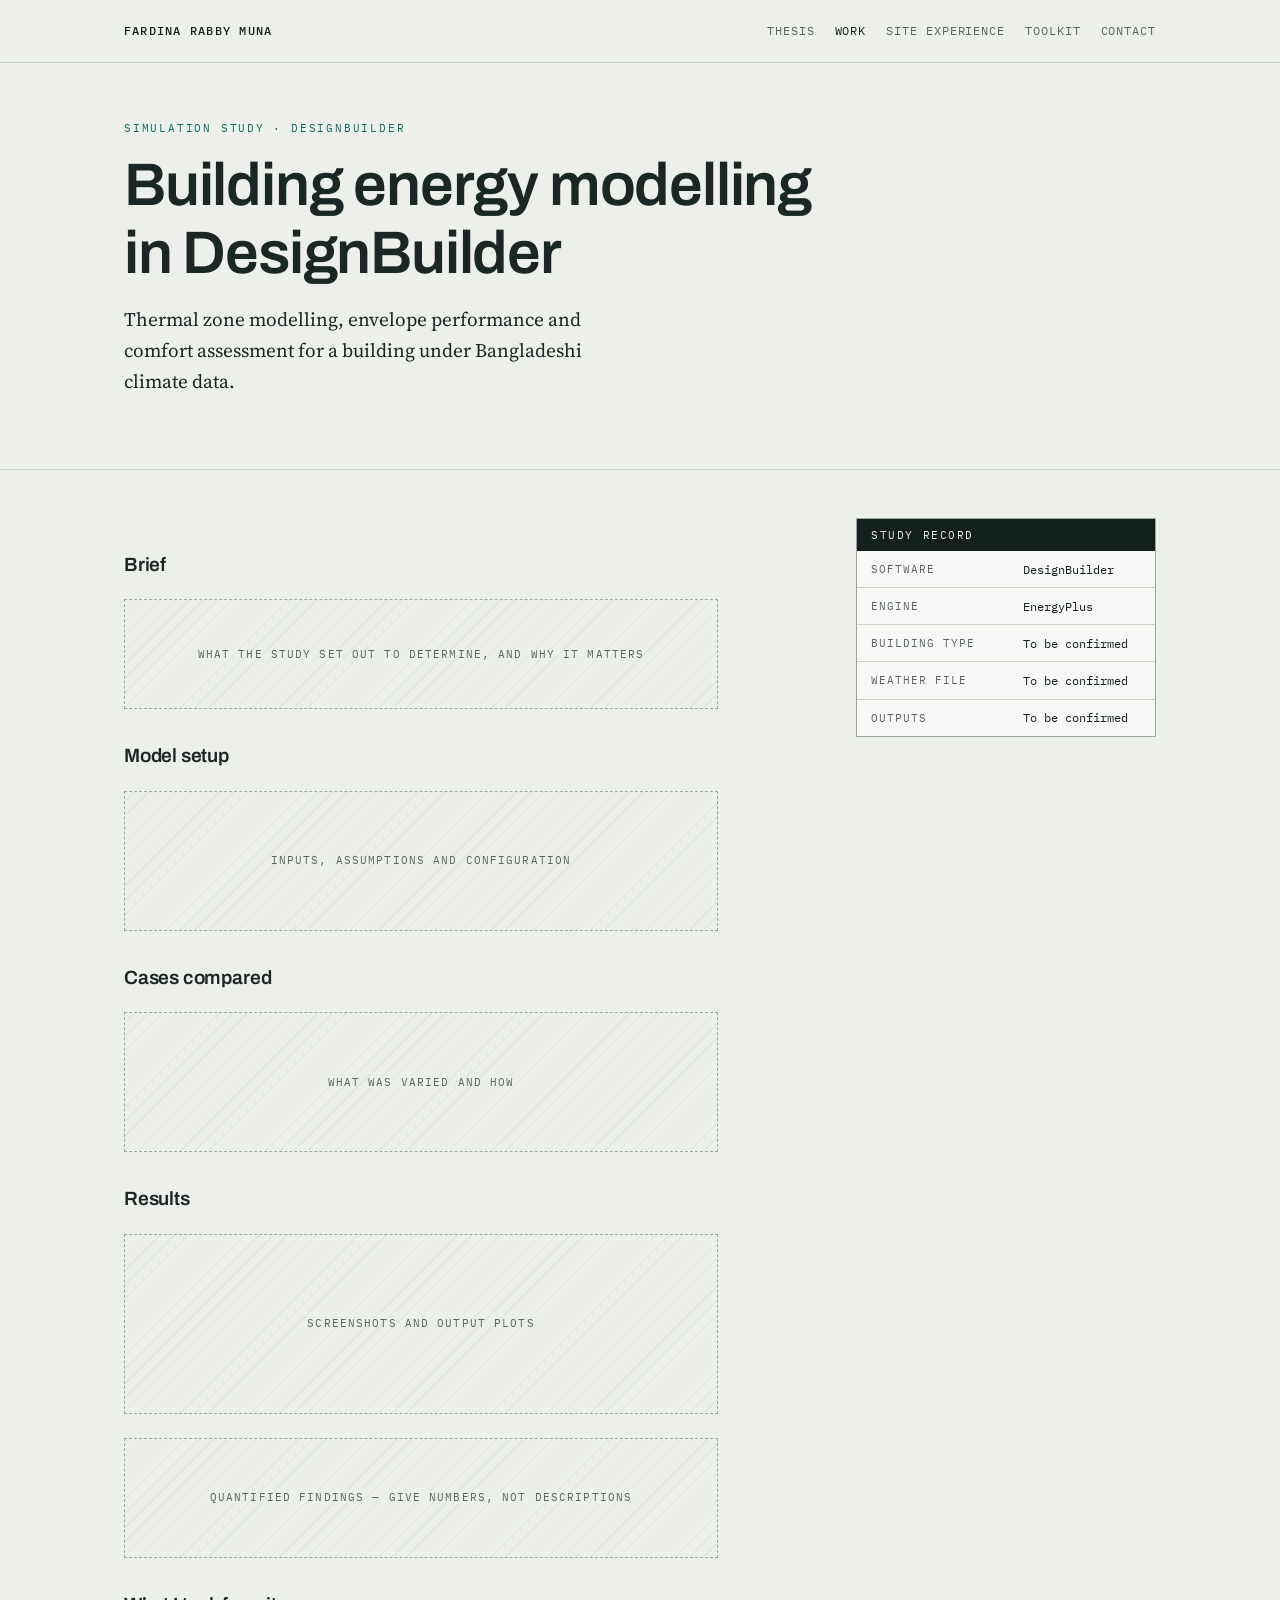
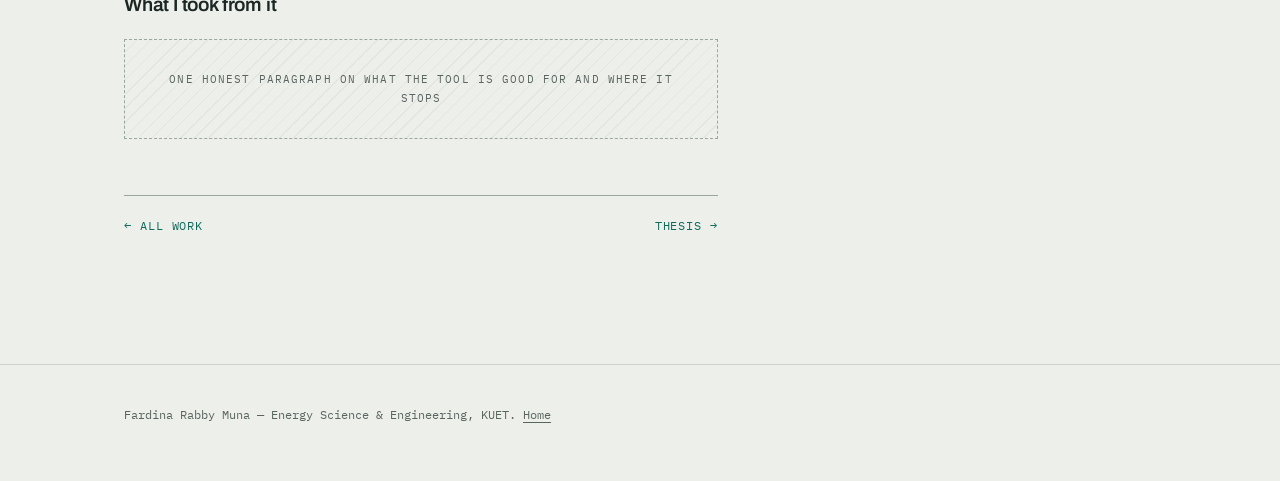
<file: study-designbuilder.html>
<!DOCTYPE html>
<html lang="en">
<head>
<meta charset="utf-8">
<meta name="viewport" content="width=device-width, initial-scale=1">
<title>Building energy modelling in DesignBuilder &mdash; Fardina Rabby Muna</title>
<meta name="description" content="Thermal zone modelling, envelope performance and comfort assessment for a building under Bangladeshi climate data.">
<link rel="preconnect" href="https://fonts.googleapis.com">
<link rel="preconnect" href="https://fonts.gstatic.com" crossorigin>
<link href="https://fonts.googleapis.com/css2?family=Archivo:wght@500;600;700&family=IBM+Plex+Mono:wght@400;500&family=Source+Serif+4:opsz,wght@8..60,400;8..60,600&display=swap" rel="stylesheet">
<link rel="stylesheet" href="styles.css">
</head>
<body>

<header class="site-head">
  <div class="wrap">
    <a class="mark" href="index.html">Fardina Rabby Muna</a>
    <nav class="site-nav" aria-label="Main">
      <a href="thesis.html">Thesis</a>
      <a href="index.html#work" aria-current="page">Work</a>
      <a href="industrial-exposure.html">Site experience</a>
      <a href="index.html#toolkit">Toolkit</a>
      <a href="index.html#contact">Contact</a>
    </nav>
  </div>
</header>

<main>

  <section class="detail-head">
    <div class="wrap">
      <span class="eyebrow eyebrow-cool">Simulation study &middot; DesignBuilder</span>
      <h1>Building energy modelling in DesignBuilder</h1>
      <p class="lead">Thermal zone modelling, envelope performance and comfort assessment for a building under Bangladeshi climate data.</p>
    </div>
  </section>

  <section class="detail-body">
    <div class="wrap detail-grid">

      <div class="prose">

        <h3>Brief</h3>
        <div class="pending" style="min-height:110px;margin:1.5rem 0;">What the study set out to determine, and why it matters</div>

        <h3>Model setup</h3>
        <div class="pending" style="min-height:140px;margin:1.5rem 0;">Inputs, assumptions and configuration</div>

        <h3>Cases compared</h3>
        <div class="pending" style="min-height:140px;margin:1.5rem 0;">What was varied and how</div>

        <h3>Results</h3>
        <div class="pending pending-block">Screenshots and output plots</div>
        <div class="pending" style="min-height:120px;margin:1.5rem 0;">Quantified findings &mdash; give numbers, not descriptions</div>

        <h3>What I took from it</h3>
        <div class="pending" style="min-height:100px;margin:1.5rem 0;">One honest paragraph on what the tool is good for and where it stops</div>

        <div class="page-nav">
          <a href="index.html#work">&larr; All work</a>
          <a href="thesis.html">Thesis &rarr;</a>
        </div>

      </div>

      <aside class="sticky-rail">
        <div class="plate">
          <div class="plate-head">Study record</div>
          <div class="plate-row"><span class="plate-key">Software</span><span class="plate-val">DesignBuilder</span></div>
          <div class="plate-row"><span class="plate-key">Engine</span><span class="plate-val">EnergyPlus</span></div>
          <div class="plate-row"><span class="plate-key">Building type</span><span class="plate-val">To be confirmed</span></div>
          <div class="plate-row"><span class="plate-key">Weather file</span><span class="plate-val">To be confirmed</span></div>
          <div class="plate-row"><span class="plate-key">Outputs</span><span class="plate-val">To be confirmed</span></div>
        </div>
      </aside>

    </div>
  </section>

</main>

<footer class="site-foot">
  <div class="wrap">
    Fardina Rabby Muna &mdash; Energy Science &amp; Engineering, KUET.
    <a href="index.html">Home</a>
  </div>
</footer>

</body>
</html>
</file>
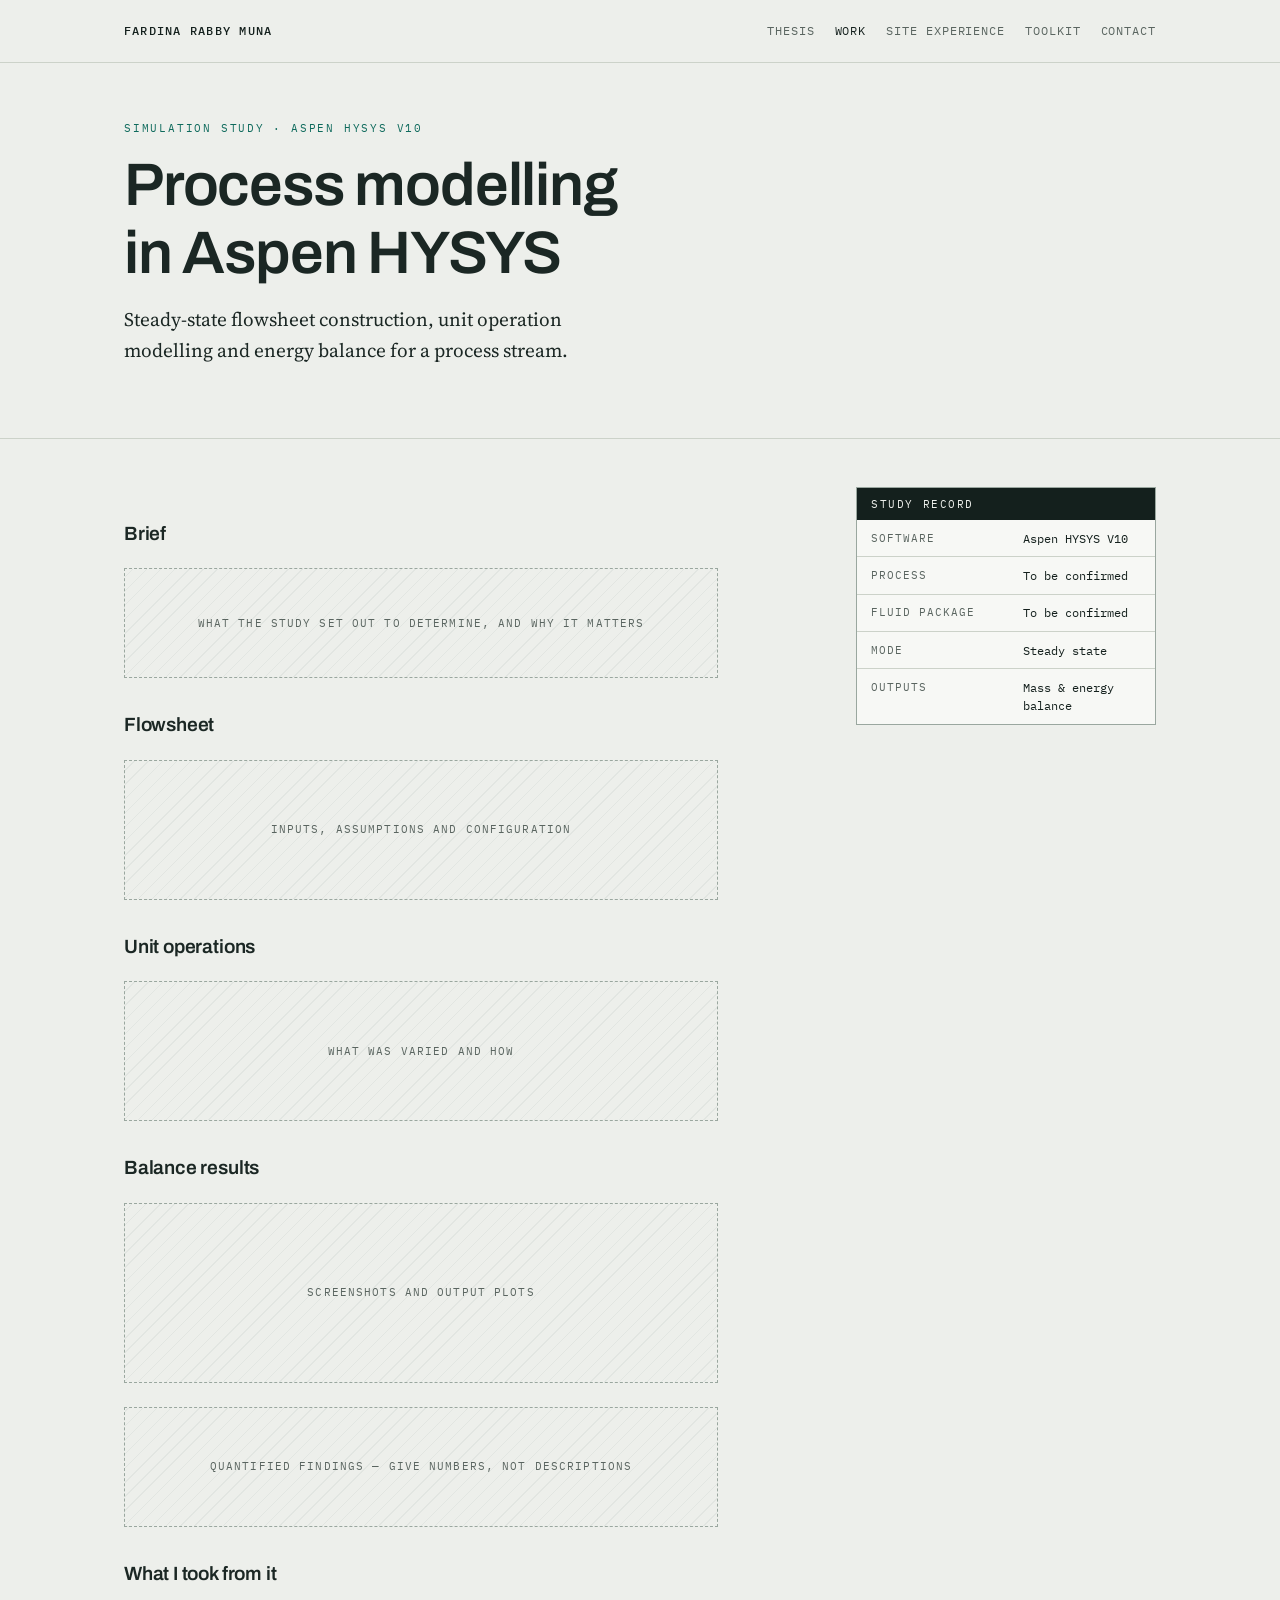
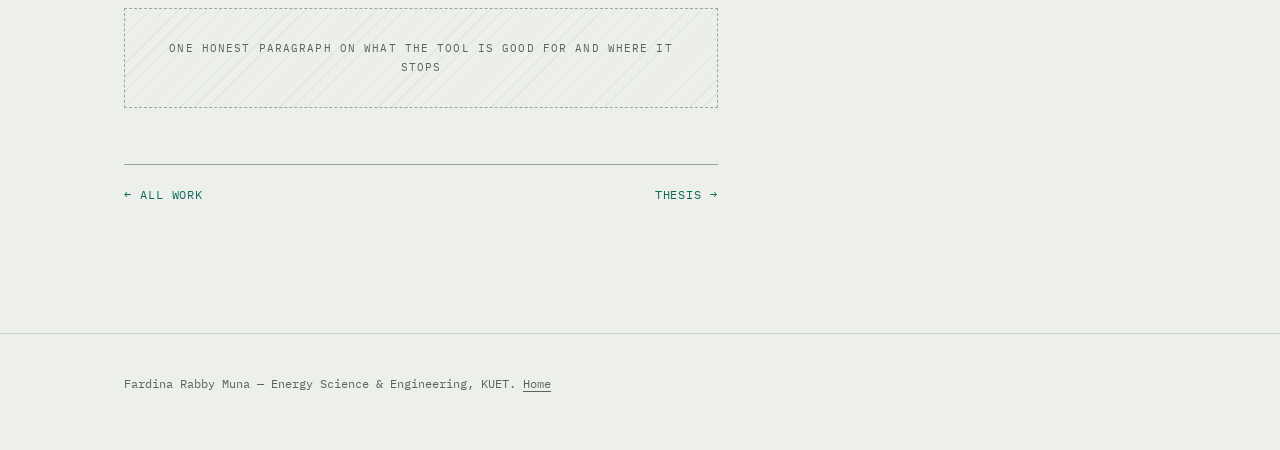
<file: study-hysys.html>
<!DOCTYPE html>
<html lang="en">
<head>
<meta charset="utf-8">
<meta name="viewport" content="width=device-width, initial-scale=1">
<title>Process modelling in Aspen HYSYS &mdash; Fardina Rabby Muna</title>
<meta name="description" content="Steady-state flowsheet construction, unit operation modelling and energy balance for a process stream.">
<link rel="preconnect" href="https://fonts.googleapis.com">
<link rel="preconnect" href="https://fonts.gstatic.com" crossorigin>
<link href="https://fonts.googleapis.com/css2?family=Archivo:wght@500;600;700&family=IBM+Plex+Mono:wght@400;500&family=Source+Serif+4:opsz,wght@8..60,400;8..60,600&display=swap" rel="stylesheet">
<link rel="stylesheet" href="styles.css">
</head>
<body>

<header class="site-head">
  <div class="wrap">
    <a class="mark" href="index.html">Fardina Rabby Muna</a>
    <nav class="site-nav" aria-label="Main">
      <a href="thesis.html">Thesis</a>
      <a href="index.html#work" aria-current="page">Work</a>
      <a href="industrial-exposure.html">Site experience</a>
      <a href="index.html#toolkit">Toolkit</a>
      <a href="index.html#contact">Contact</a>
    </nav>
  </div>
</header>

<main>

  <section class="detail-head">
    <div class="wrap">
      <span class="eyebrow eyebrow-cool">Simulation study &middot; Aspen HYSYS V10</span>
      <h1>Process modelling in Aspen HYSYS</h1>
      <p class="lead">Steady-state flowsheet construction, unit operation modelling and energy balance for a process stream.</p>
    </div>
  </section>

  <section class="detail-body">
    <div class="wrap detail-grid">

      <div class="prose">

        <h3>Brief</h3>
        <div class="pending" style="min-height:110px;margin:1.5rem 0;">What the study set out to determine, and why it matters</div>

        <h3>Flowsheet</h3>
        <div class="pending" style="min-height:140px;margin:1.5rem 0;">Inputs, assumptions and configuration</div>

        <h3>Unit operations</h3>
        <div class="pending" style="min-height:140px;margin:1.5rem 0;">What was varied and how</div>

        <h3>Balance results</h3>
        <div class="pending pending-block">Screenshots and output plots</div>
        <div class="pending" style="min-height:120px;margin:1.5rem 0;">Quantified findings &mdash; give numbers, not descriptions</div>

        <h3>What I took from it</h3>
        <div class="pending" style="min-height:100px;margin:1.5rem 0;">One honest paragraph on what the tool is good for and where it stops</div>

        <div class="page-nav">
          <a href="index.html#work">&larr; All work</a>
          <a href="thesis.html">Thesis &rarr;</a>
        </div>

      </div>

      <aside class="sticky-rail">
        <div class="plate">
          <div class="plate-head">Study record</div>
          <div class="plate-row"><span class="plate-key">Software</span><span class="plate-val">Aspen HYSYS V10</span></div>
          <div class="plate-row"><span class="plate-key">Process</span><span class="plate-val">To be confirmed</span></div>
          <div class="plate-row"><span class="plate-key">Fluid package</span><span class="plate-val">To be confirmed</span></div>
          <div class="plate-row"><span class="plate-key">Mode</span><span class="plate-val">Steady state</span></div>
          <div class="plate-row"><span class="plate-key">Outputs</span><span class="plate-val">Mass &amp; energy balance</span></div>
        </div>
      </aside>

    </div>
  </section>

</main>

<footer class="site-foot">
  <div class="wrap">
    Fardina Rabby Muna &mdash; Energy Science &amp; Engineering, KUET.
    <a href="index.html">Home</a>
  </div>
</footer>

</body>
</html>
</file>
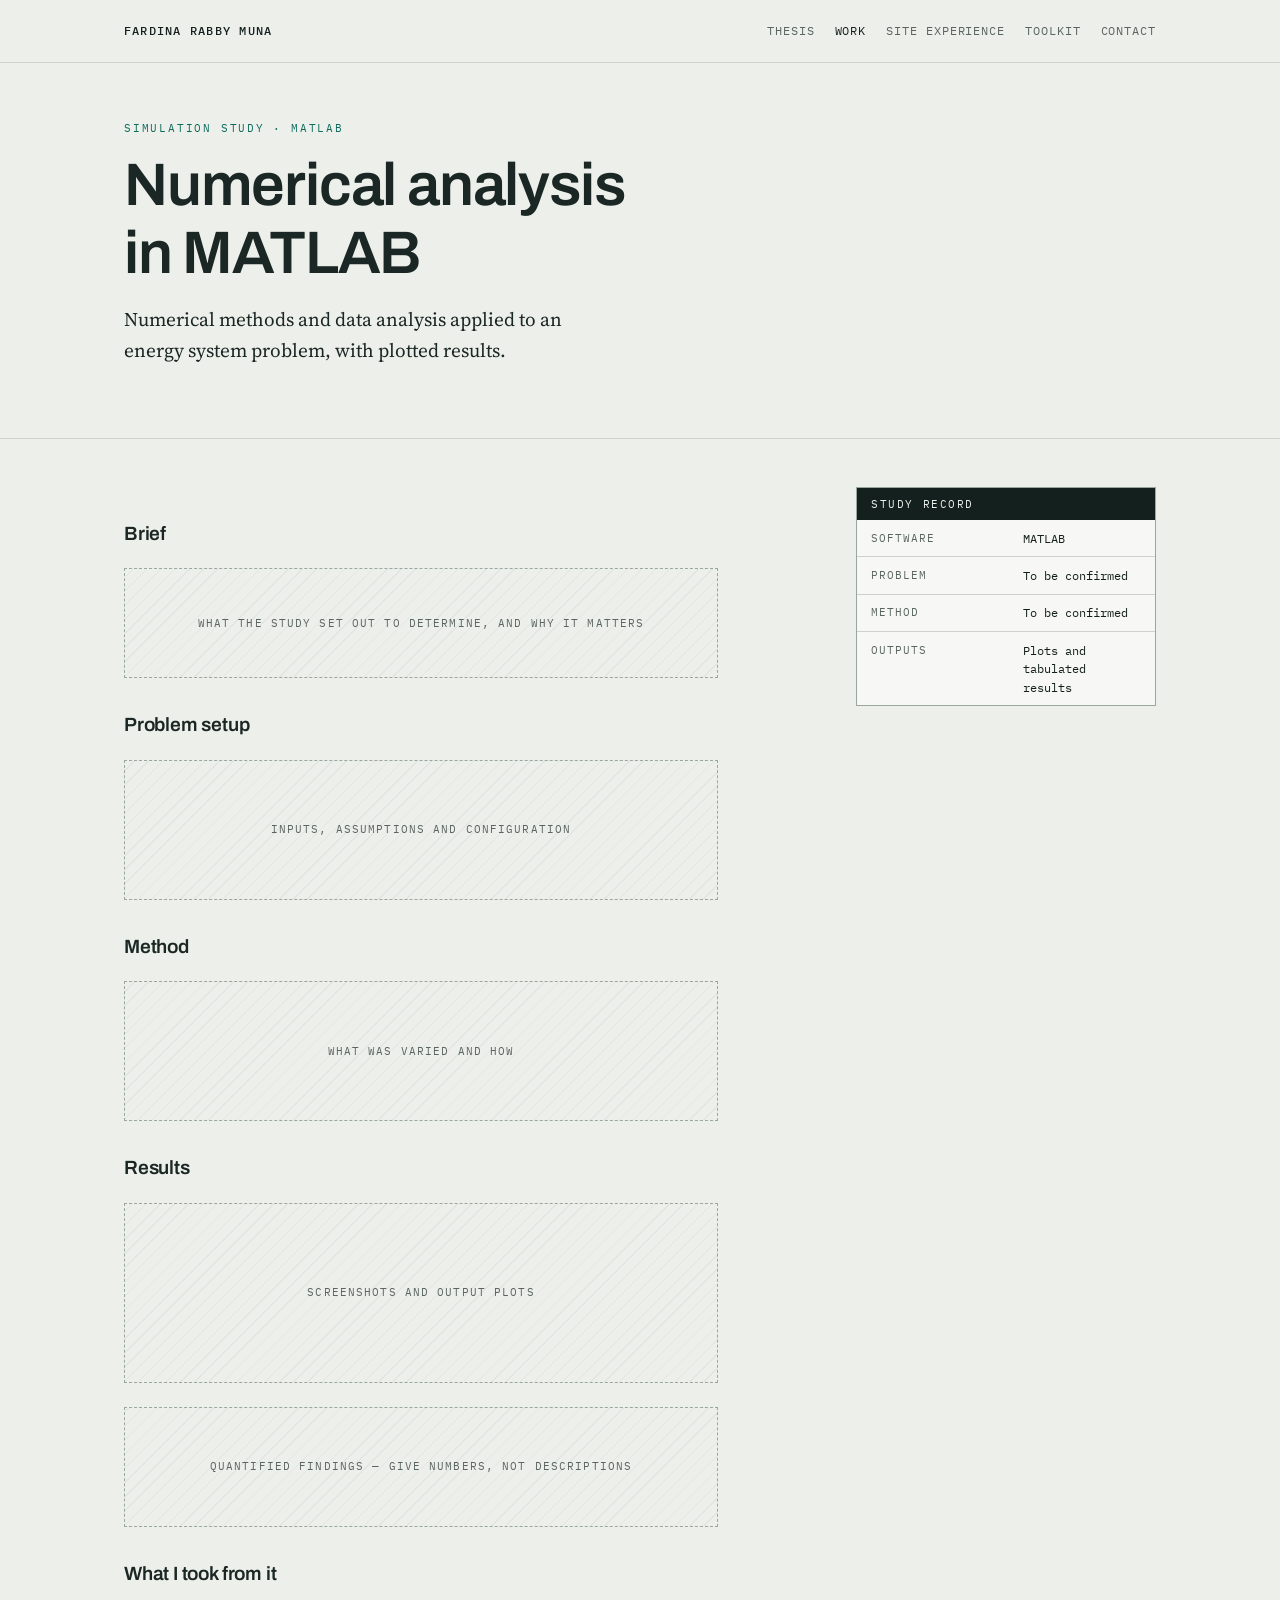
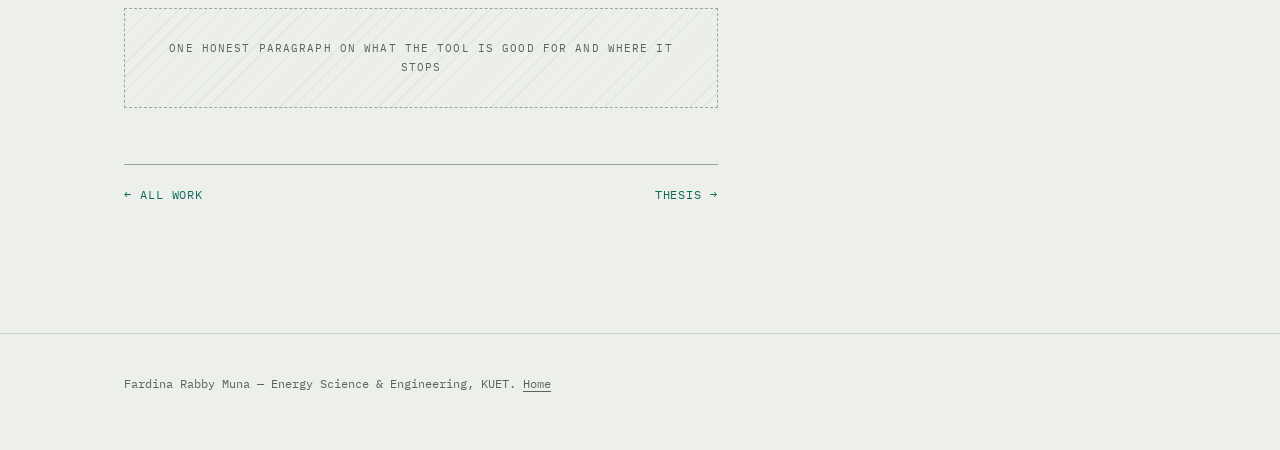
<file: study-matlab.html>
<!DOCTYPE html>
<html lang="en">
<head>
<meta charset="utf-8">
<meta name="viewport" content="width=device-width, initial-scale=1">
<title>Numerical analysis in MATLAB &mdash; Fardina Rabby Muna</title>
<meta name="description" content="Numerical methods and data analysis applied to an energy system problem, with plotted results.">
<link rel="preconnect" href="https://fonts.googleapis.com">
<link rel="preconnect" href="https://fonts.gstatic.com" crossorigin>
<link href="https://fonts.googleapis.com/css2?family=Archivo:wght@500;600;700&family=IBM+Plex+Mono:wght@400;500&family=Source+Serif+4:opsz,wght@8..60,400;8..60,600&display=swap" rel="stylesheet">
<link rel="stylesheet" href="styles.css">
</head>
<body>

<header class="site-head">
  <div class="wrap">
    <a class="mark" href="index.html">Fardina Rabby Muna</a>
    <nav class="site-nav" aria-label="Main">
      <a href="thesis.html">Thesis</a>
      <a href="index.html#work" aria-current="page">Work</a>
      <a href="industrial-exposure.html">Site experience</a>
      <a href="index.html#toolkit">Toolkit</a>
      <a href="index.html#contact">Contact</a>
    </nav>
  </div>
</header>

<main>

  <section class="detail-head">
    <div class="wrap">
      <span class="eyebrow eyebrow-cool">Simulation study &middot; MATLAB</span>
      <h1>Numerical analysis in MATLAB</h1>
      <p class="lead">Numerical methods and data analysis applied to an energy system problem, with plotted results.</p>
    </div>
  </section>

  <section class="detail-body">
    <div class="wrap detail-grid">

      <div class="prose">

        <h3>Brief</h3>
        <div class="pending" style="min-height:110px;margin:1.5rem 0;">What the study set out to determine, and why it matters</div>

        <h3>Problem setup</h3>
        <div class="pending" style="min-height:140px;margin:1.5rem 0;">Inputs, assumptions and configuration</div>

        <h3>Method</h3>
        <div class="pending" style="min-height:140px;margin:1.5rem 0;">What was varied and how</div>

        <h3>Results</h3>
        <div class="pending pending-block">Screenshots and output plots</div>
        <div class="pending" style="min-height:120px;margin:1.5rem 0;">Quantified findings &mdash; give numbers, not descriptions</div>

        <h3>What I took from it</h3>
        <div class="pending" style="min-height:100px;margin:1.5rem 0;">One honest paragraph on what the tool is good for and where it stops</div>

        <div class="page-nav">
          <a href="index.html#work">&larr; All work</a>
          <a href="thesis.html">Thesis &rarr;</a>
        </div>

      </div>

      <aside class="sticky-rail">
        <div class="plate">
          <div class="plate-head">Study record</div>
          <div class="plate-row"><span class="plate-key">Software</span><span class="plate-val">MATLAB</span></div>
          <div class="plate-row"><span class="plate-key">Problem</span><span class="plate-val">To be confirmed</span></div>
          <div class="plate-row"><span class="plate-key">Method</span><span class="plate-val">To be confirmed</span></div>
          <div class="plate-row"><span class="plate-key">Outputs</span><span class="plate-val">Plots and tabulated results</span></div>
        </div>
      </aside>

    </div>
  </section>

</main>

<footer class="site-foot">
  <div class="wrap">
    Fardina Rabby Muna &mdash; Energy Science &amp; Engineering, KUET.
    <a href="index.html">Home</a>
  </div>
</footer>

</body>
</html>
</file>
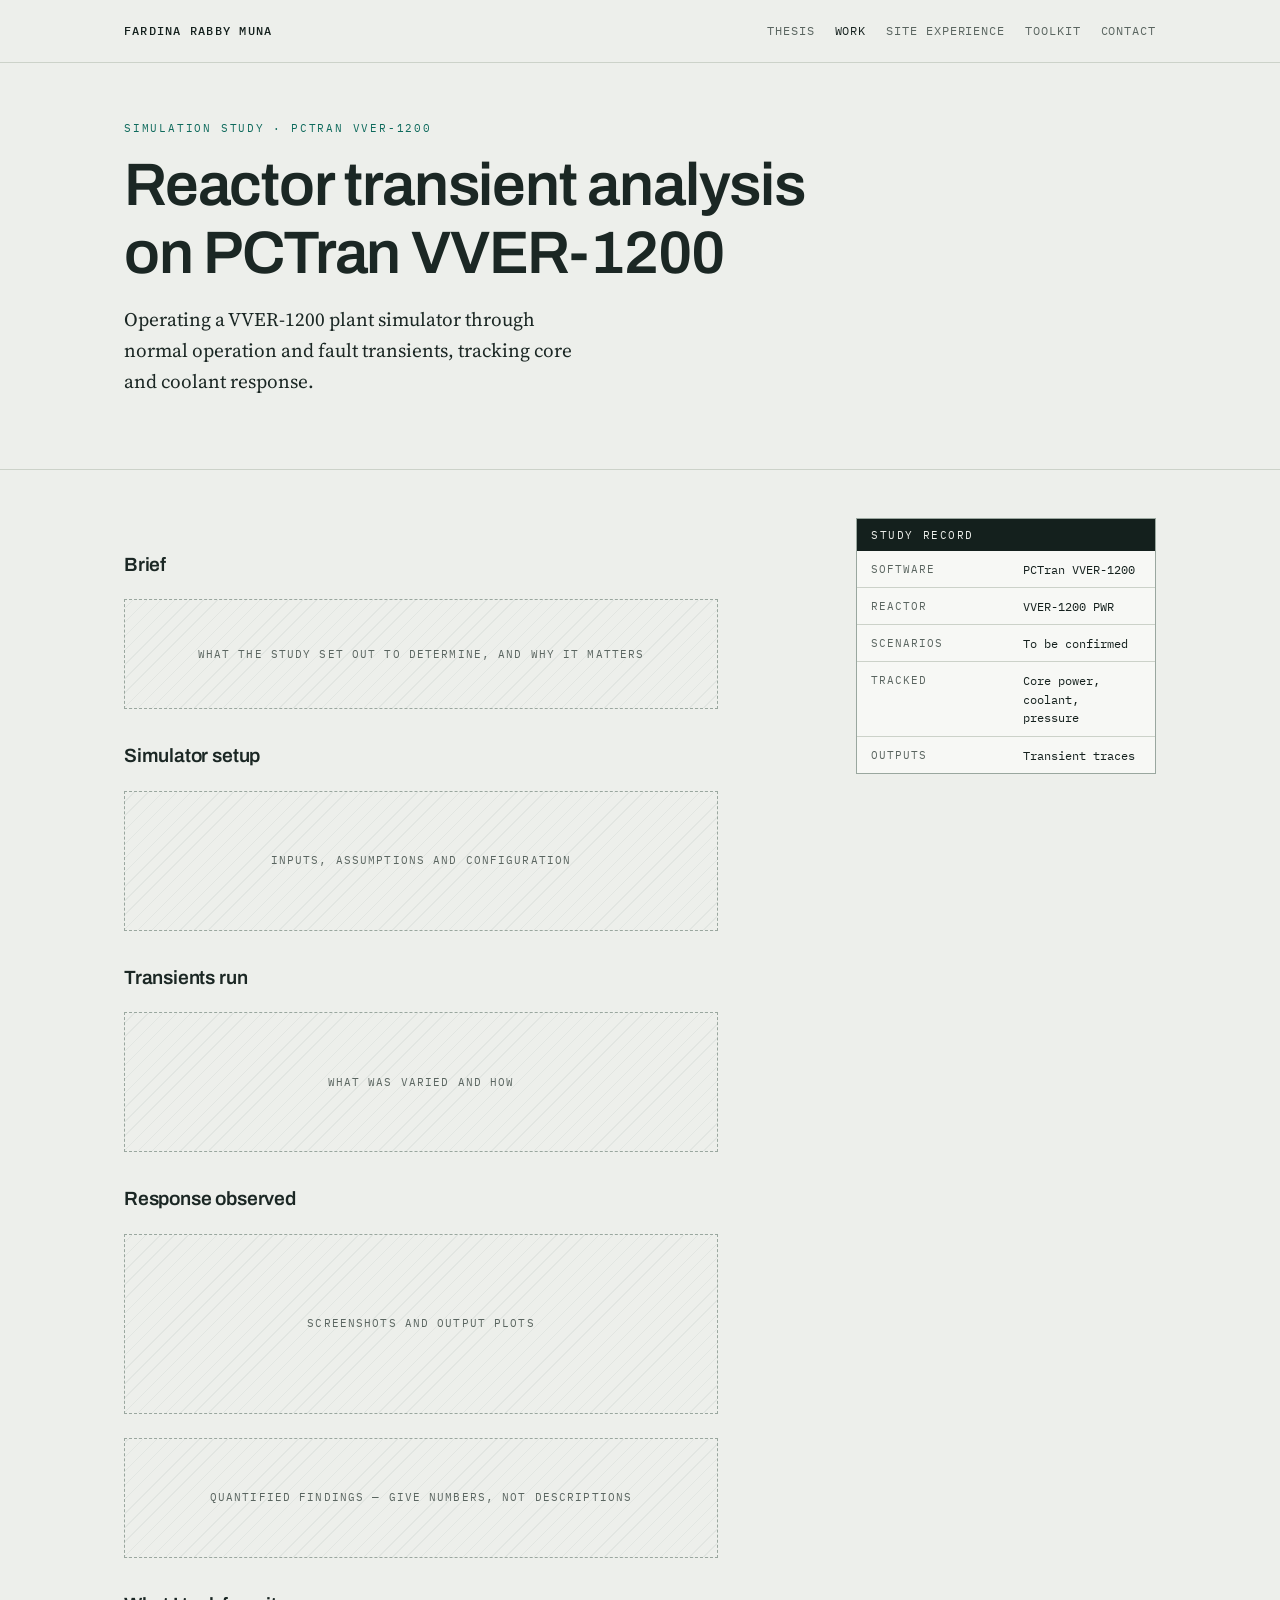
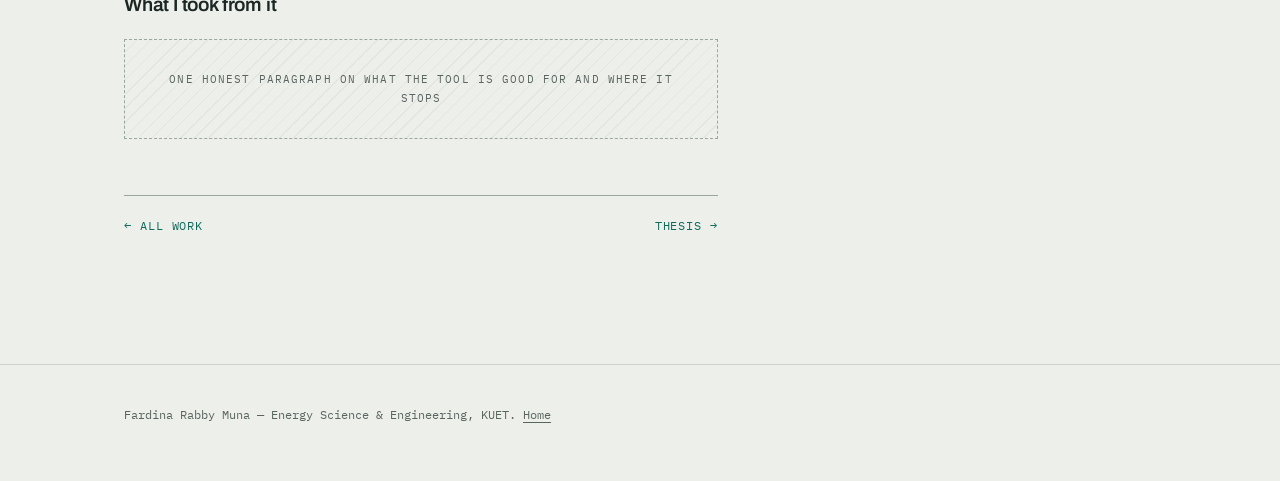
<file: study-pctran.html>
<!DOCTYPE html>
<html lang="en">
<head>
<meta charset="utf-8">
<meta name="viewport" content="width=device-width, initial-scale=1">
<title>Reactor transient analysis on PCTran VVER-1200 &mdash; Fardina Rabby Muna</title>
<meta name="description" content="Operating a VVER-1200 plant simulator through normal operation and fault transients, tracking core and coolant response.">
<link rel="preconnect" href="https://fonts.googleapis.com">
<link rel="preconnect" href="https://fonts.gstatic.com" crossorigin>
<link href="https://fonts.googleapis.com/css2?family=Archivo:wght@500;600;700&family=IBM+Plex+Mono:wght@400;500&family=Source+Serif+4:opsz,wght@8..60,400;8..60,600&display=swap" rel="stylesheet">
<link rel="stylesheet" href="styles.css">
</head>
<body>

<header class="site-head">
  <div class="wrap">
    <a class="mark" href="index.html">Fardina Rabby Muna</a>
    <nav class="site-nav" aria-label="Main">
      <a href="thesis.html">Thesis</a>
      <a href="index.html#work" aria-current="page">Work</a>
      <a href="industrial-exposure.html">Site experience</a>
      <a href="index.html#toolkit">Toolkit</a>
      <a href="index.html#contact">Contact</a>
    </nav>
  </div>
</header>

<main>

  <section class="detail-head">
    <div class="wrap">
      <span class="eyebrow eyebrow-cool">Simulation study &middot; PCTran VVER-1200</span>
      <h1>Reactor transient analysis on PCTran VVER-1200</h1>
      <p class="lead">Operating a VVER-1200 plant simulator through normal operation and fault transients, tracking core and coolant response.</p>
    </div>
  </section>

  <section class="detail-body">
    <div class="wrap detail-grid">

      <div class="prose">

        <h3>Brief</h3>
        <div class="pending" style="min-height:110px;margin:1.5rem 0;">What the study set out to determine, and why it matters</div>

        <h3>Simulator setup</h3>
        <div class="pending" style="min-height:140px;margin:1.5rem 0;">Inputs, assumptions and configuration</div>

        <h3>Transients run</h3>
        <div class="pending" style="min-height:140px;margin:1.5rem 0;">What was varied and how</div>

        <h3>Response observed</h3>
        <div class="pending pending-block">Screenshots and output plots</div>
        <div class="pending" style="min-height:120px;margin:1.5rem 0;">Quantified findings &mdash; give numbers, not descriptions</div>

        <h3>What I took from it</h3>
        <div class="pending" style="min-height:100px;margin:1.5rem 0;">One honest paragraph on what the tool is good for and where it stops</div>

        <div class="page-nav">
          <a href="index.html#work">&larr; All work</a>
          <a href="thesis.html">Thesis &rarr;</a>
        </div>

      </div>

      <aside class="sticky-rail">
        <div class="plate">
          <div class="plate-head">Study record</div>
          <div class="plate-row"><span class="plate-key">Software</span><span class="plate-val">PCTran VVER-1200</span></div>
          <div class="plate-row"><span class="plate-key">Reactor</span><span class="plate-val">VVER-1200 PWR</span></div>
          <div class="plate-row"><span class="plate-key">Scenarios</span><span class="plate-val">To be confirmed</span></div>
          <div class="plate-row"><span class="plate-key">Tracked</span><span class="plate-val">Core power, coolant, pressure</span></div>
          <div class="plate-row"><span class="plate-key">Outputs</span><span class="plate-val">Transient traces</span></div>
        </div>
      </aside>

    </div>
  </section>

</main>

<footer class="site-foot">
  <div class="wrap">
    Fardina Rabby Muna &mdash; Energy Science &amp; Engineering, KUET.
    <a href="index.html">Home</a>
  </div>
</footer>

</body>
</html>
</file>
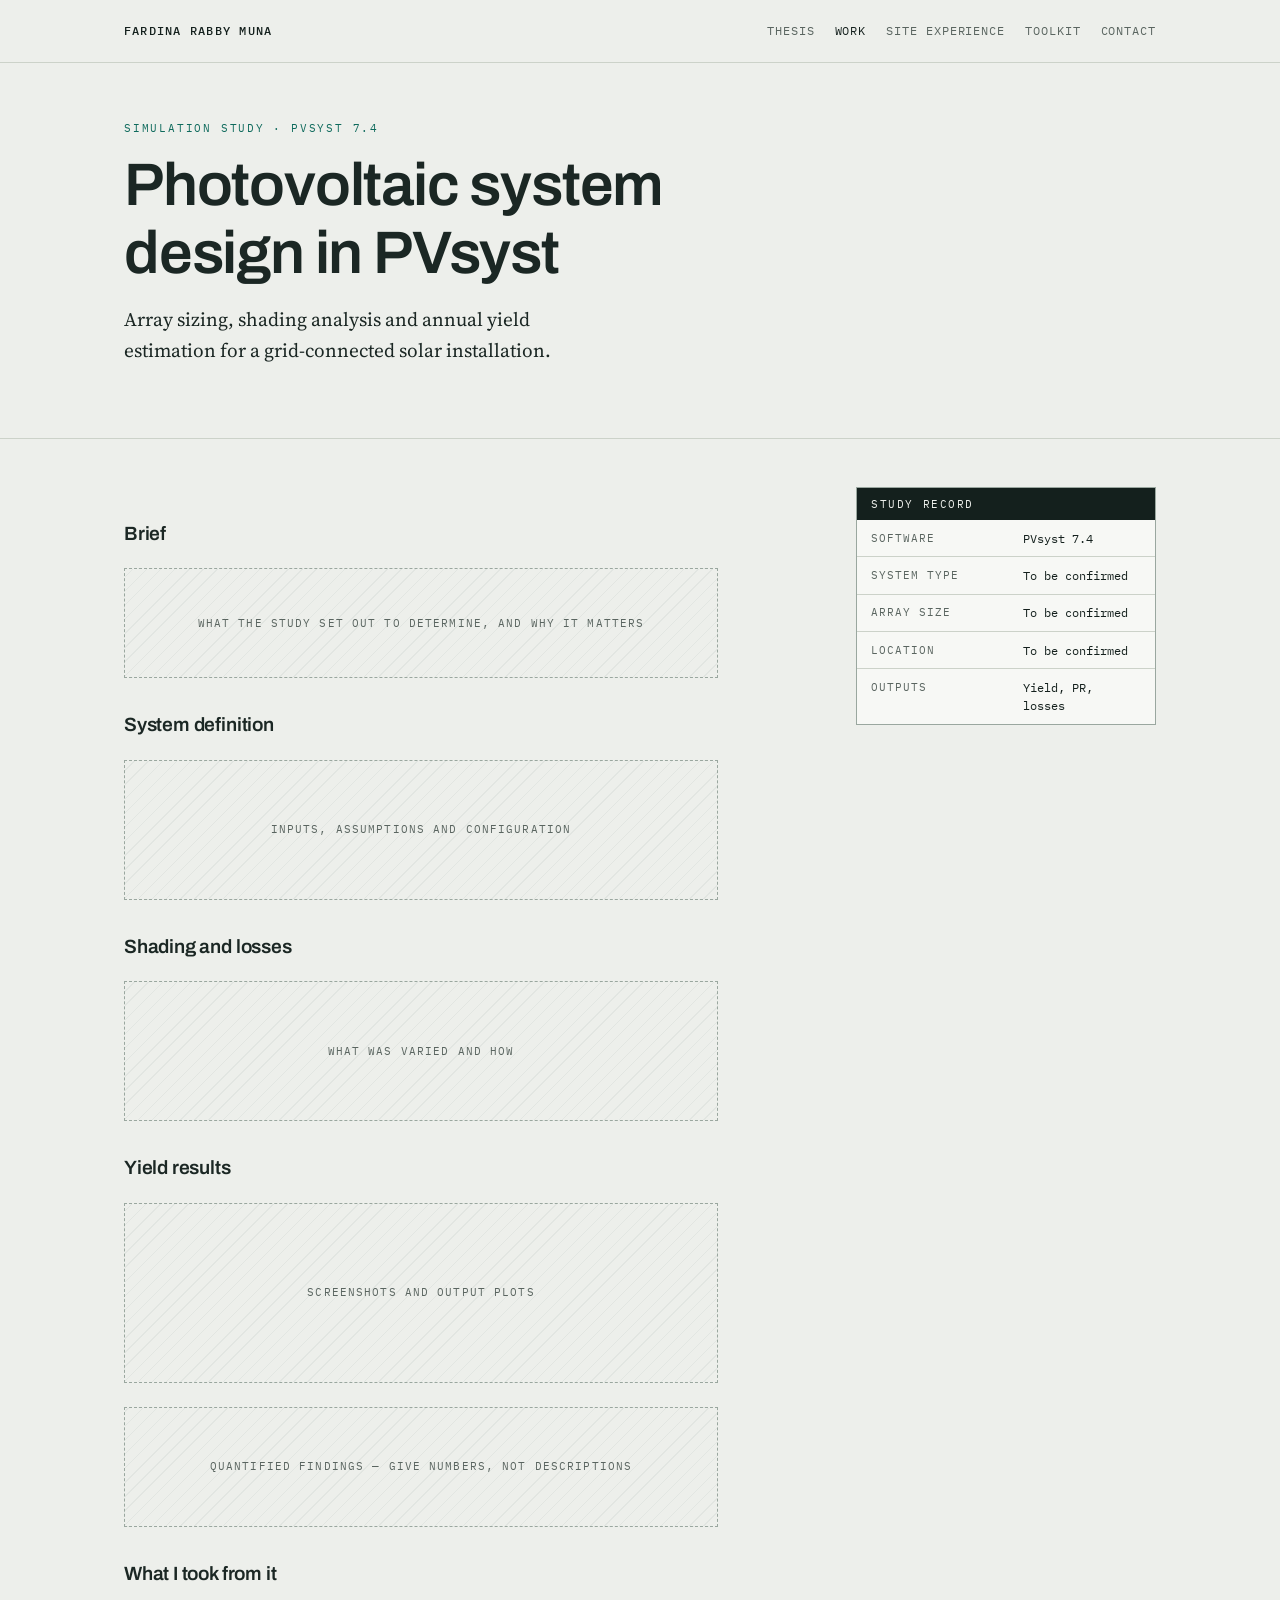
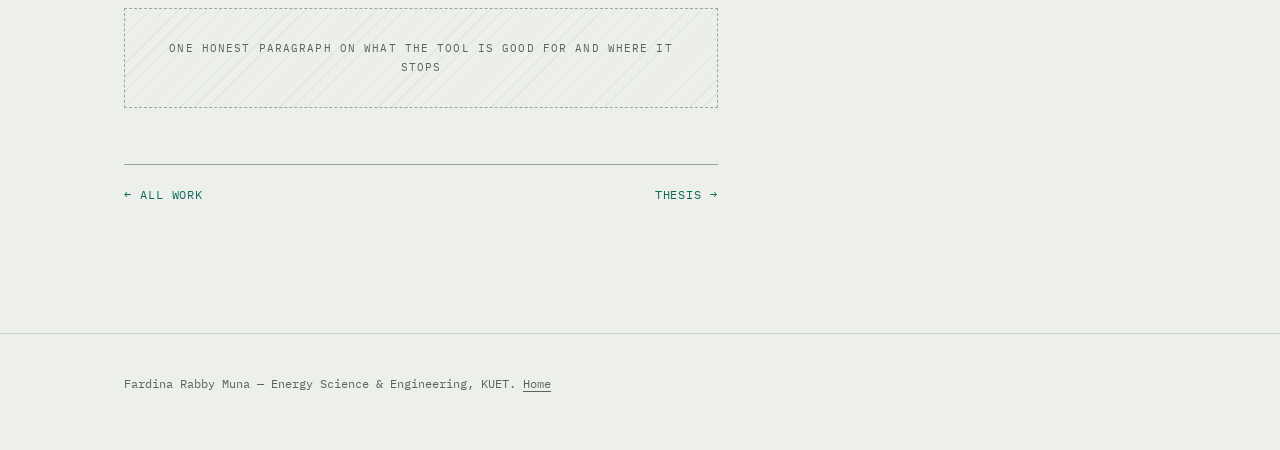
<file: study-pvsyst.html>
<!DOCTYPE html>
<html lang="en">
<head>
<meta charset="utf-8">
<meta name="viewport" content="width=device-width, initial-scale=1">
<title>Photovoltaic system design in PVsyst &mdash; Fardina Rabby Muna</title>
<meta name="description" content="Array sizing, shading analysis and annual yield estimation for a grid-connected solar installation.">
<link rel="preconnect" href="https://fonts.googleapis.com">
<link rel="preconnect" href="https://fonts.gstatic.com" crossorigin>
<link href="https://fonts.googleapis.com/css2?family=Archivo:wght@500;600;700&family=IBM+Plex+Mono:wght@400;500&family=Source+Serif+4:opsz,wght@8..60,400;8..60,600&display=swap" rel="stylesheet">
<link rel="stylesheet" href="styles.css">
</head>
<body>

<header class="site-head">
  <div class="wrap">
    <a class="mark" href="index.html">Fardina Rabby Muna</a>
    <nav class="site-nav" aria-label="Main">
      <a href="thesis.html">Thesis</a>
      <a href="index.html#work" aria-current="page">Work</a>
      <a href="industrial-exposure.html">Site experience</a>
      <a href="index.html#toolkit">Toolkit</a>
      <a href="index.html#contact">Contact</a>
    </nav>
  </div>
</header>

<main>

  <section class="detail-head">
    <div class="wrap">
      <span class="eyebrow eyebrow-cool">Simulation study &middot; PVsyst 7.4</span>
      <h1>Photovoltaic system design in PVsyst</h1>
      <p class="lead">Array sizing, shading analysis and annual yield estimation for a grid-connected solar installation.</p>
    </div>
  </section>

  <section class="detail-body">
    <div class="wrap detail-grid">

      <div class="prose">

        <h3>Brief</h3>
        <div class="pending" style="min-height:110px;margin:1.5rem 0;">What the study set out to determine, and why it matters</div>

        <h3>System definition</h3>
        <div class="pending" style="min-height:140px;margin:1.5rem 0;">Inputs, assumptions and configuration</div>

        <h3>Shading and losses</h3>
        <div class="pending" style="min-height:140px;margin:1.5rem 0;">What was varied and how</div>

        <h3>Yield results</h3>
        <div class="pending pending-block">Screenshots and output plots</div>
        <div class="pending" style="min-height:120px;margin:1.5rem 0;">Quantified findings &mdash; give numbers, not descriptions</div>

        <h3>What I took from it</h3>
        <div class="pending" style="min-height:100px;margin:1.5rem 0;">One honest paragraph on what the tool is good for and where it stops</div>

        <div class="page-nav">
          <a href="index.html#work">&larr; All work</a>
          <a href="thesis.html">Thesis &rarr;</a>
        </div>

      </div>

      <aside class="sticky-rail">
        <div class="plate">
          <div class="plate-head">Study record</div>
          <div class="plate-row"><span class="plate-key">Software</span><span class="plate-val">PVsyst 7.4</span></div>
          <div class="plate-row"><span class="plate-key">System type</span><span class="plate-val">To be confirmed</span></div>
          <div class="plate-row"><span class="plate-key">Array size</span><span class="plate-val">To be confirmed</span></div>
          <div class="plate-row"><span class="plate-key">Location</span><span class="plate-val">To be confirmed</span></div>
          <div class="plate-row"><span class="plate-key">Outputs</span><span class="plate-val">Yield, PR, losses</span></div>
        </div>
      </aside>

    </div>
  </section>

</main>

<footer class="site-foot">
  <div class="wrap">
    Fardina Rabby Muna &mdash; Energy Science &amp; Engineering, KUET.
    <a href="index.html">Home</a>
  </div>
</footer>

</body>
</html>
</file>
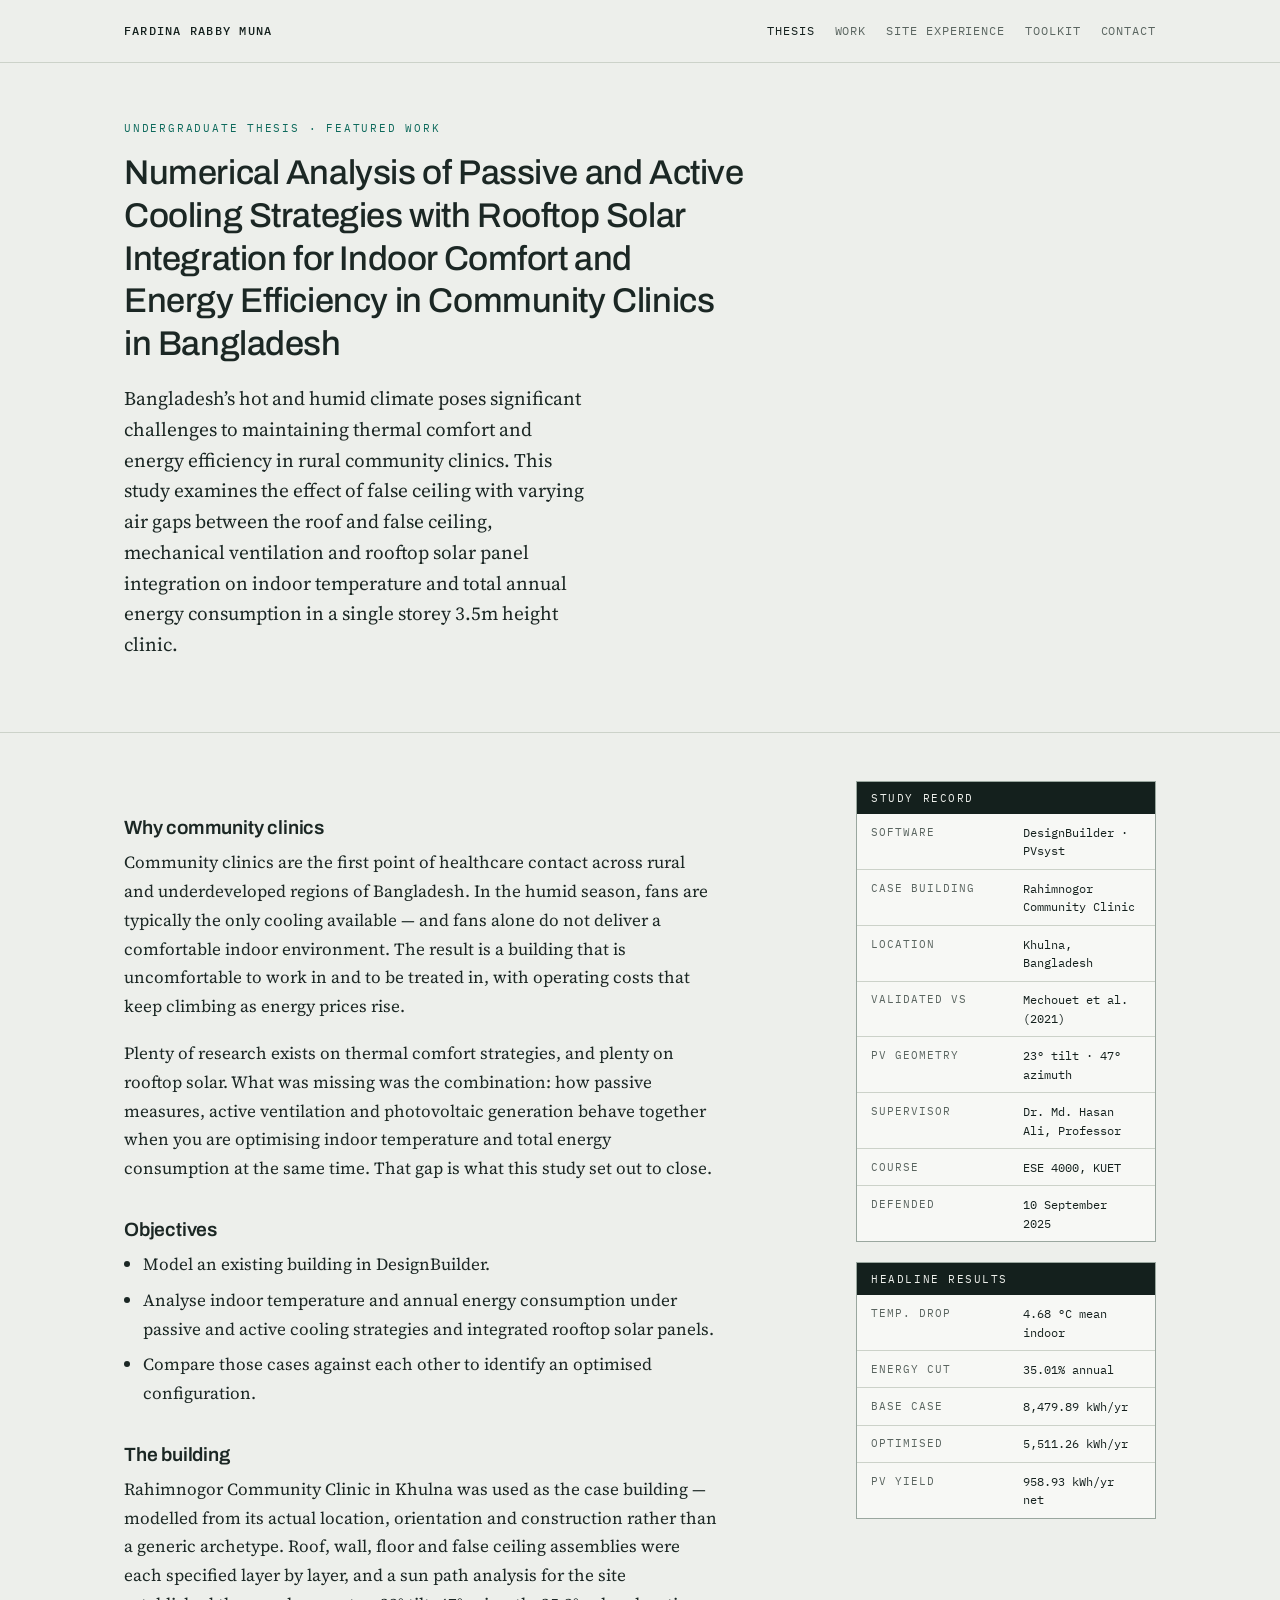
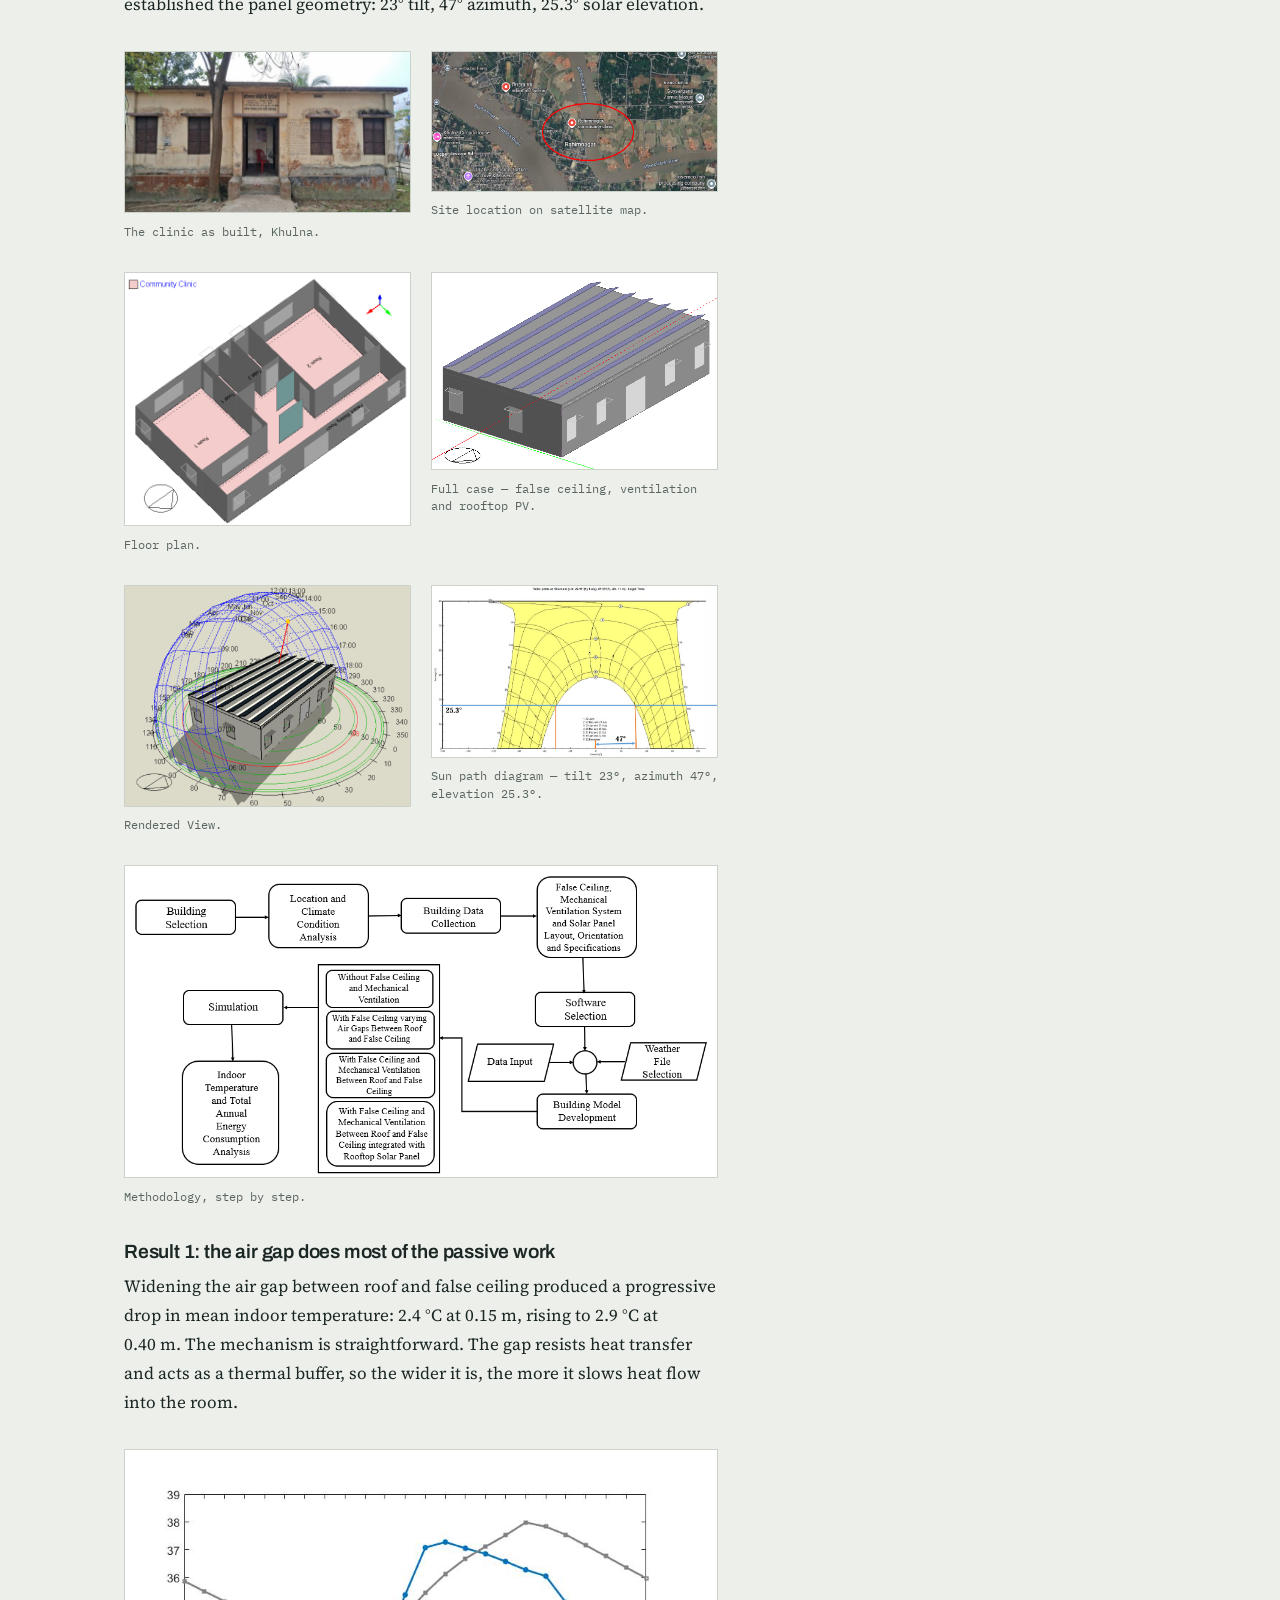
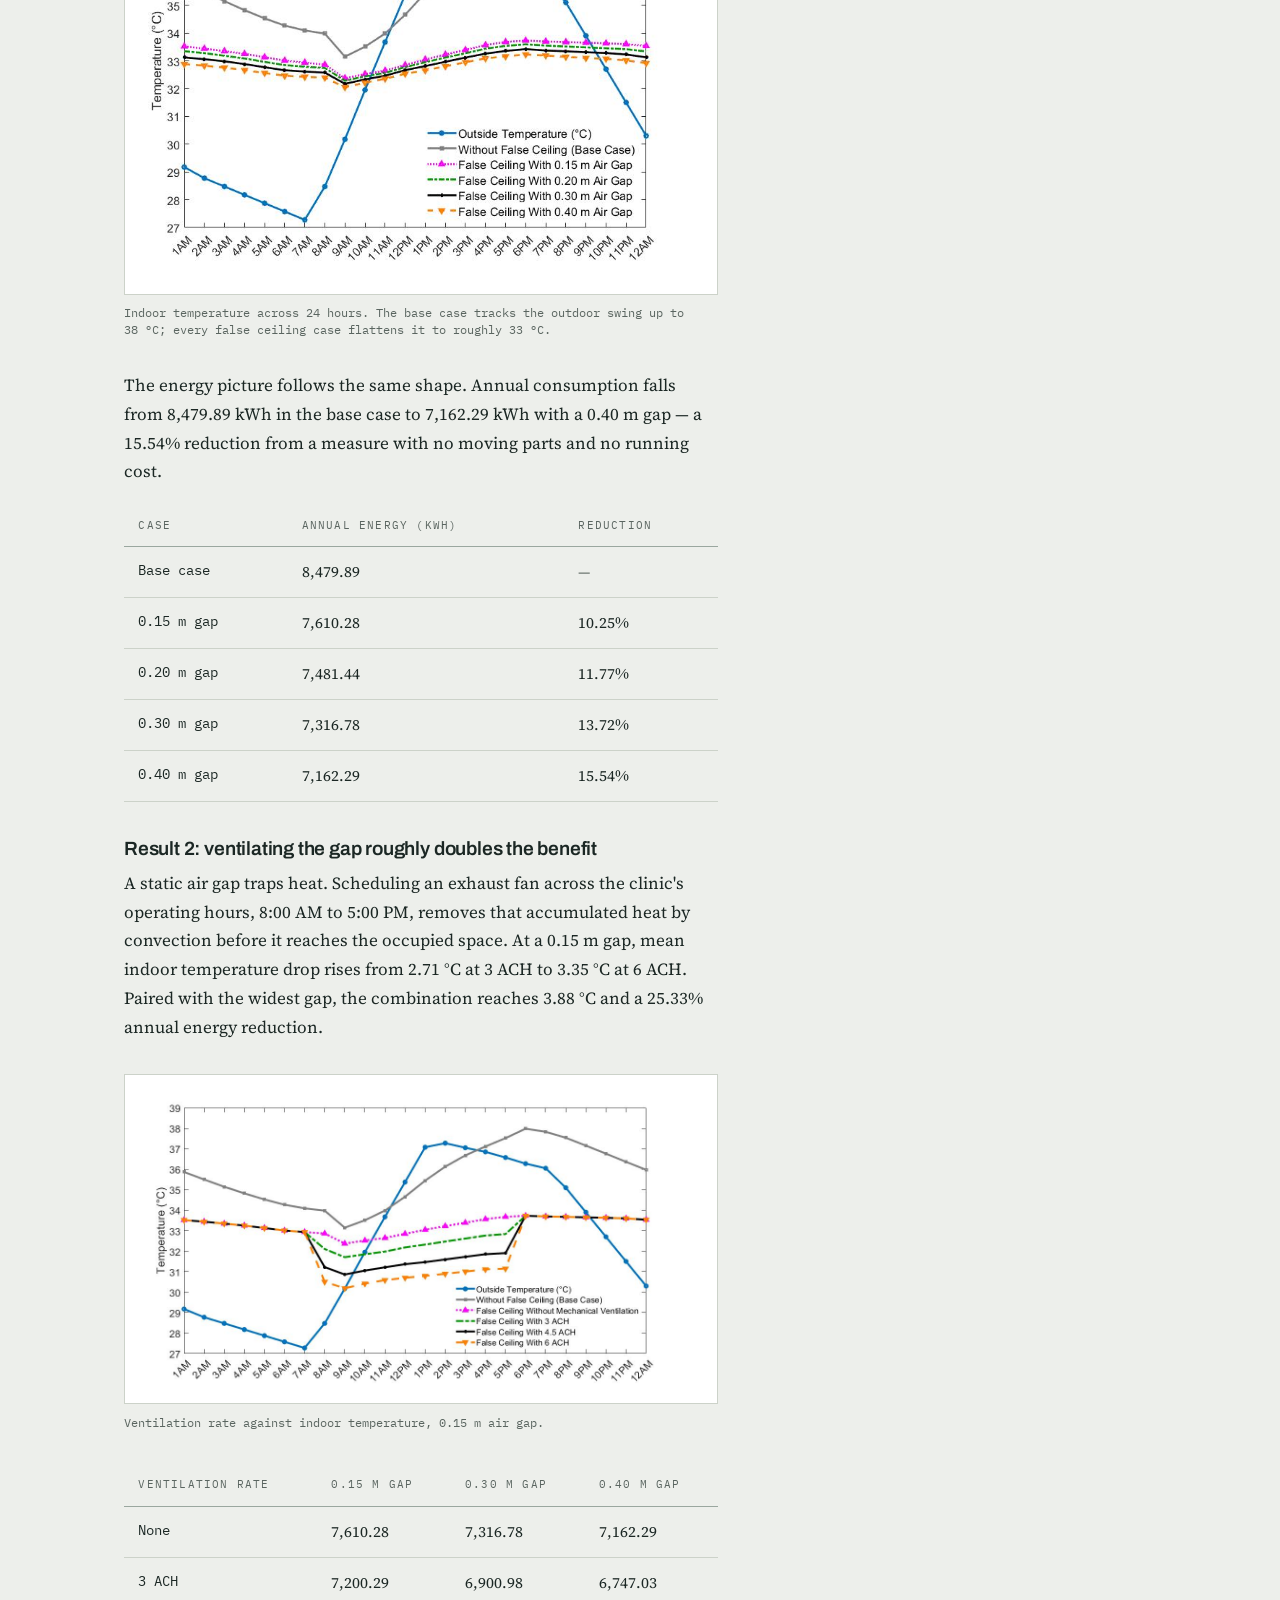
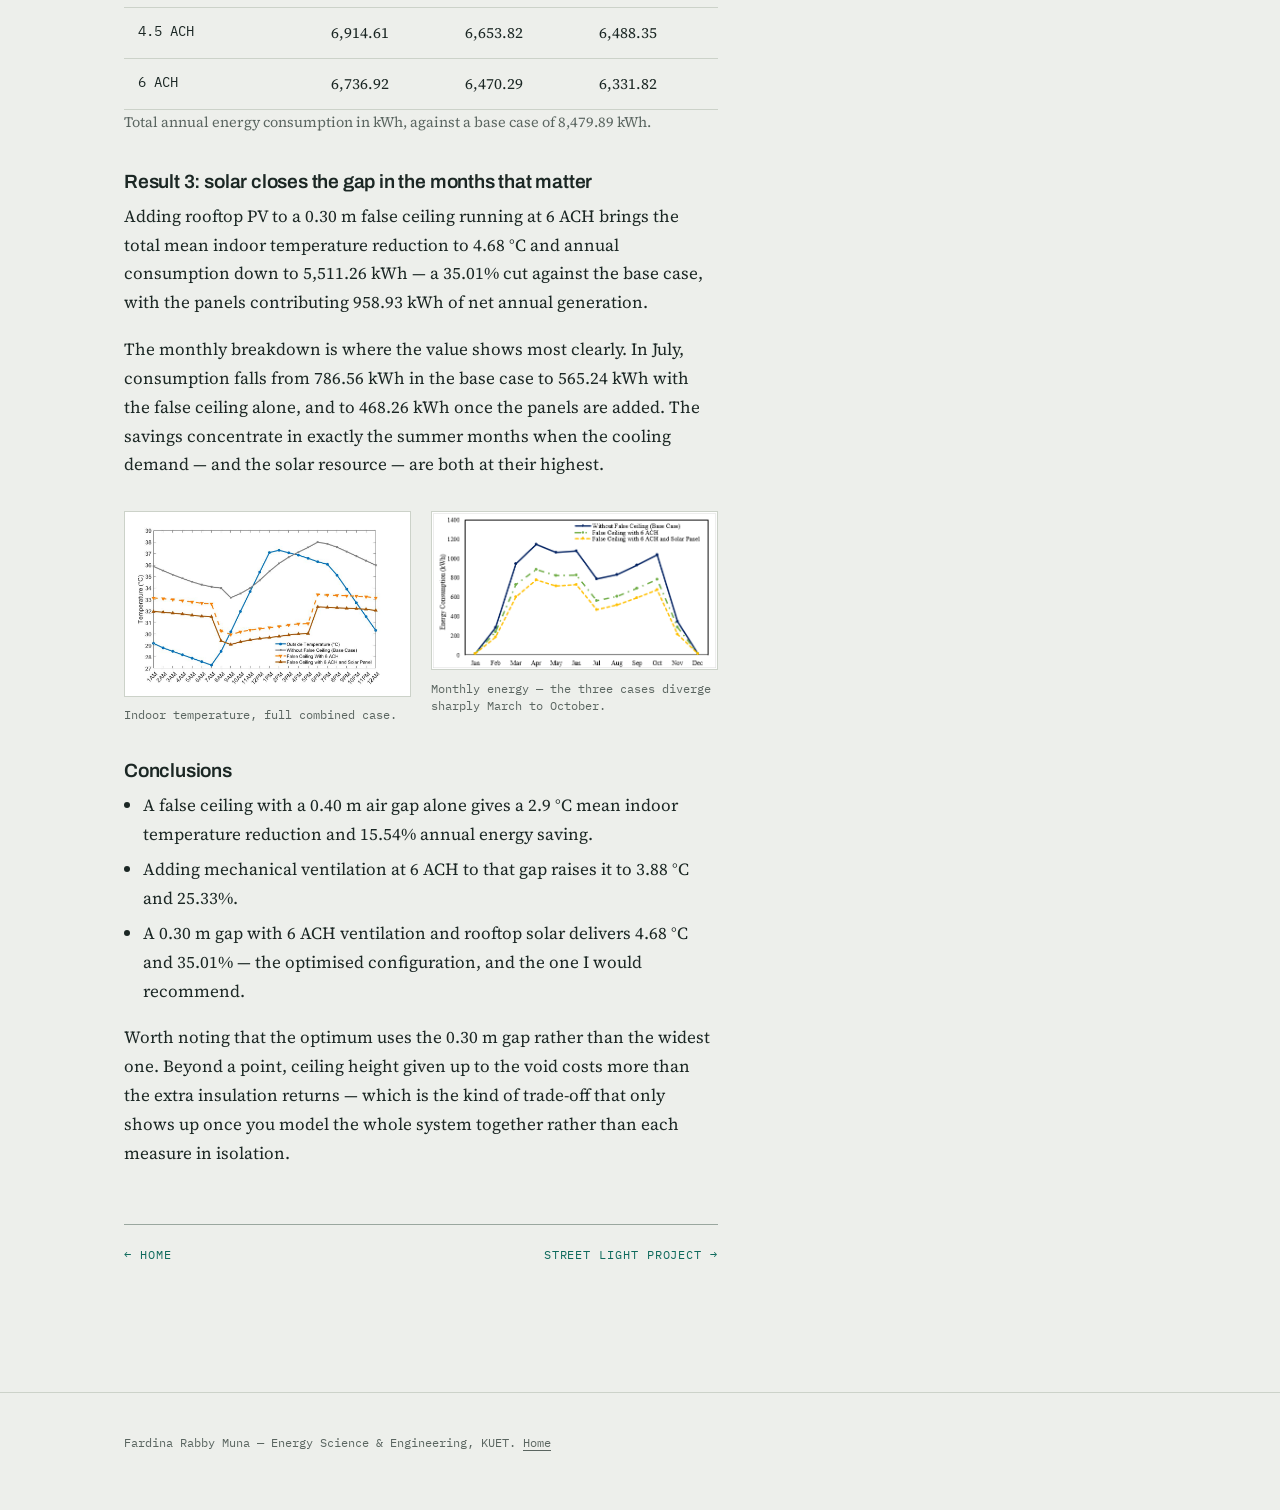
<file: thesis.html>
<!DOCTYPE html>
<html lang="en">
<head>
<meta charset="utf-8">
<meta name="viewport" content="width=device-width, initial-scale=1">
<title>Thesis — Passive and active cooling with rooftop solar for community clinics</title>
<meta name="description" content="DesignBuilder simulation of false ceiling, mechanical ventilation and rooftop PV at a community clinic in Khulna — 4.68 °C indoor temperature reduction and 35.01% annual energy saving.">
<link rel="preconnect" href="https://fonts.googleapis.com">
<link rel="preconnect" href="https://fonts.gstatic.com" crossorigin>
<link href="https://fonts.googleapis.com/css2?family=Archivo:wght@500;600;700&family=IBM+Plex+Mono:wght@400;500&family=Source+Serif+4:opsz,wght@8..60,400;8..60,600&display=swap" rel="stylesheet">
<link rel="stylesheet" href="styles.css">
</head>
<body>

<header class="site-head">
  <div class="wrap">
    <a class="mark" href="index.html">Fardina Rabby Muna</a>
    <nav class="site-nav" aria-label="Main">
      <a href="thesis.html" aria-current="page">Thesis</a>
      <a href="index.html#work">Work</a>
      <a href="industrial-exposure.html">Site experience</a>
      <a href="index.html#toolkit">Toolkit</a>
      <a href="index.html#contact">Contact</a>
    </nav>
  </div>
</header>

<main>

  <section class="detail-head">
    <div class="wrap">
      <span class="eyebrow eyebrow-cool">Undergraduate thesis · Featured work</span>
      <h1 class="title-long">Numerical Analysis of Passive and Active Cooling Strategies with Rooftop Solar Integration for Indoor Comfort and Energy Efficiency in Community Clinics in Bangladesh</h1>
      <p class="lead">
        Bangladesh’s hot and humid climate poses significant challenges to maintaining thermal comfort 
        and energy efficiency in rural community clinics. This study examines the effect of false ceiling 
        with varying air gaps between the roof and false ceiling, mechanical ventilation and rooftop solar 
        panel integration on indoor temperature and total annual energy consumption in a single storey 3.5m 
        height clinic.
      </p>
    </div>
  </section>

  <section class="detail-body">
    <div class="wrap detail-grid">

      <div class="prose">

        <h3>Why community clinics</h3>
        <p>
          Community clinics are the first point of healthcare contact across rural and
          underdeveloped regions of Bangladesh. In the humid season, fans are typically the
          only cooling available — and fans alone do not deliver a comfortable indoor
          environment. The result is a building that is uncomfortable to work in and to be
          treated in, with operating costs that keep climbing as energy prices rise.
        </p>
        <p>
          Plenty of research exists on thermal comfort strategies, and plenty on rooftop solar.
          What was missing was the combination: how passive measures, active ventilation and
          photovoltaic generation behave together when you are optimising indoor temperature
          and total energy consumption at the same time. That gap is what this study set out
          to close.
        </p>

        <h3>Objectives</h3>
        <ul>
          <li>Model an existing building in DesignBuilder.</li>
          <li>Analyse indoor temperature and annual energy consumption under passive and active cooling strategies and integrated rooftop solar panels.</li>
          <li>Compare those cases against each other to identify an optimised configuration.</li>
        </ul>

        <h3>The building</h3>
        <p>
          Rahimnogor Community Clinic in Khulna was used as the case building — modelled from
          its actual location, orientation and construction rather than a generic archetype.
          Roof, wall, floor and false ceiling assemblies were each specified layer by layer,
          and a sun path analysis for the site established the panel geometry: 23° tilt, 47°
          azimuth, 25.3° solar elevation.
        </p>

        <div class="figure figure-pair">
          <figure style="margin:0;">
            <img src="th-site-map.jpg" alt="Satellite map showing the location of Rahimnogor Community Clinic">
            <figcaption>The clinic as built, Khulna.</figcaption>
          </figure>
          <figure style="margin:0;">
            <img src="th-clinic-photo.png" alt="Photograph of Rahimnogor Community Clinic">
            <figcaption>Site location on satellite map.</figcaption>
          </figure>
        </div>

        <div class="figure figure-pair">
          <figure style="margin:0;">
            <img src="th-floorplan.png" alt="Floor plan of the clinic">
            <figcaption>Floor plan.</figcaption>
          </figure>
          <figure style="margin:0;">
            <img src="th-3d-solar.png" alt="DesignBuilder 3D model of the clinic with false ceiling, mechanical ventilation and rooftop solar panels">
            <figcaption>Full case — false ceiling, ventilation and rooftop PV.</figcaption>
          </figure>
        </div>

        <div class="figure figure-pair">
          <figure style="margin:0;">
            <img src="renderedview.png" alt="Rendered View">
            <figcaption>Rendered View.</figcaption>
          </figure>
          <figure style="margin:0;">
            <img src="th-sunpath.png" alt="Sun path diagram for the clinic location">
            <figcaption>Sun path diagram — tilt 23°, azimuth 47°, elevation 25.3°.</figcaption>
          </figure>
        </div>

        <figure class="figure">
          <img src="th-methodology.png" alt="Stepwise block diagram of the study methodology">
          <figcaption>Methodology, step by step.</figcaption>
        </figure>

        <h3>Result 1: the air gap does most of the passive work</h3>
        <p>
          Widening the air gap between roof and false ceiling produced a progressive drop in
          mean indoor temperature: 2.4&nbsp;°C at 0.15&nbsp;m, rising to 2.9&nbsp;°C at
          0.40&nbsp;m. The mechanism is straightforward. The gap resists heat transfer and acts
          as a thermal buffer, so the wider it is, the more it slows heat flow into the room.
        </p>

        <figure class="figure">
          <img src="th-fig9-airgap-temp.jpg" alt="Line graph of 24-hour indoor temperature for the base case and false ceilings with 0.15, 0.20, 0.30 and 0.40 m air gaps against outside temperature">
          <figcaption>
            Indoor temperature across 24 hours. The base case tracks the outdoor swing up to
            38&nbsp;°C; every false ceiling case flattens it to roughly 33&nbsp;°C.
          </figcaption>
        </figure>

        <p>
          The energy picture follows the same shape. Annual consumption falls from 8,479.89 kWh
          in the base case to 7,162.29 kWh with a 0.40&nbsp;m gap — a 15.54% reduction from a
          measure with no moving parts and no running cost.
        </p>

        <table class="data-table">
          <thead>
            <tr><th scope="col">Case</th><th scope="col">Annual energy (kWh)</th><th scope="col">Reduction</th></tr>
          </thead>
          <tbody>
            <tr><td>Base case</td><td>8,479.89</td><td class="muted">—</td></tr>
            <tr><td>0.15 m gap</td><td>7,610.28</td><td>10.25%</td></tr>
            <tr><td>0.20 m gap</td><td>7,481.44</td><td>11.77%</td></tr>
            <tr><td>0.30 m gap</td><td>7,316.78</td><td>13.72%</td></tr>
            <tr><td>0.40 m gap</td><td>7,162.29</td><td>15.54%</td></tr>
          </tbody>
        </table>

        <h3>Result 2: ventilating the gap roughly doubles the benefit</h3>
        <p>
          A static air gap traps heat. Scheduling an exhaust fan across the clinic's operating
          hours, 8:00 AM to 5:00 PM, removes that accumulated heat by convection before it
          reaches the occupied space. At a 0.15&nbsp;m gap, mean indoor temperature drop rises
          from 2.71&nbsp;°C at 3 ACH to 3.35&nbsp;°C at 6 ACH. Paired with the widest gap, the
          combination reaches 3.88&nbsp;°C and a 25.33% annual energy reduction.
        </p>

        <figure class="figure">
          <img src="th-fig10-vent-temp.jpg" alt="Line graph of indoor temperature for false ceiling with 0.15 m air gap at 3, 4.5 and 6 air changes per hour">
          <figcaption>Ventilation rate against indoor temperature, 0.15&nbsp;m air gap.</figcaption>
        </figure>

        <table class="data-table">
          <thead>
            <tr><th scope="col">Ventilation rate</th><th scope="col">0.15 m gap</th><th scope="col">0.30 m gap</th><th scope="col">0.40 m gap</th></tr>
          </thead>
          <tbody>
            <tr><td>None</td><td>7,610.28</td><td>7,316.78</td><td>7,162.29</td></tr>
            <tr><td>3 ACH</td><td>7,200.29</td><td>6,900.98</td><td>6,747.03</td></tr>
            <tr><td>4.5 ACH</td><td>6,914.61</td><td>6,653.82</td><td>6,488.35</td></tr>
            <tr><td>6 ACH</td><td>6,736.92</td><td>6,470.29</td><td>6,331.82</td></tr>
          </tbody>
        </table>
        <p class="muted" style="font-size:0.9rem;">Total annual energy consumption in kWh, against a base case of 8,479.89 kWh.</p>

        <h3>Result 3: solar closes the gap in the months that matter</h3>
        <p>
          Adding rooftop PV to a 0.30&nbsp;m false ceiling running at 6 ACH brings the total
          mean indoor temperature reduction to 4.68&nbsp;°C and annual consumption down to
          5,511.26 kWh — a 35.01% cut against the base case, with the panels contributing
          958.93 kWh of net annual generation.
        </p>
        <p>
          The monthly breakdown is where the value shows most clearly. In July, consumption
          falls from 786.56 kWh in the base case to 565.24 kWh with the false ceiling alone,
          and to 468.26 kWh once the panels are added. The savings concentrate in exactly the
          summer months when the cooling demand — and the solar resource — are both at their
          highest.
        </p>

        <div class="figure figure-pair">
          <figure style="margin:0;">
            <img src="th-fig17-solar-temp.jpg" alt="Indoor temperature with false ceiling, 6 ACH ventilation and solar panels">
            <figcaption>Indoor temperature, full combined case.</figcaption>
          </figure>
          <figure style="margin:0;">
            <img src="th-fig18-monthly-energy.png" alt="Monthly energy consumption comparing base case, false ceiling with 6 ACH, and the same with solar panels">
            <figcaption>Monthly energy — the three cases diverge sharply March to October.</figcaption>
          </figure>
        </div>

        <h3>Conclusions</h3>
        <ul>
          <li>A false ceiling with a 0.40&nbsp;m air gap alone gives a 2.9&nbsp;°C mean indoor temperature reduction and 15.54% annual energy saving.</li>
          <li>Adding mechanical ventilation at 6 ACH to that gap raises it to 3.88&nbsp;°C and 25.33%.</li>
          <li>A 0.30&nbsp;m gap with 6 ACH ventilation and rooftop solar delivers 4.68&nbsp;°C and 35.01% — the optimised configuration, and the one I would recommend.</li>
        </ul>
        <p>
          Worth noting that the optimum uses the 0.30&nbsp;m gap rather than the widest one.
          Beyond a point, ceiling height given up to the void costs more than the extra
          insulation returns — which is the kind of trade-off that only shows up once you model
          the whole system together rather than each measure in isolation.
        </p>

        <div class="page-nav">
          <a href="index.html">← Home</a>
          <a href="project-street-light.html">Street light project →</a>
        </div>

      </div>

      <aside class="sticky-rail">
        <div class="plate">
          <div class="plate-head">Study record</div>
          <div class="plate-row"><span class="plate-key">Software</span><span class="plate-val">DesignBuilder · PVsyst</span></div>
          <div class="plate-row"><span class="plate-key">Case building</span><span class="plate-val">Rahimnogor Community Clinic</span></div>
          <div class="plate-row"><span class="plate-key">Location</span><span class="plate-val">Khulna, Bangladesh</span></div>
          <div class="plate-row"><span class="plate-key">Validated vs</span><span class="plate-val">Mechouet et al. (2021)</span></div>
          <div class="plate-row"><span class="plate-key">PV geometry</span><span class="plate-val">23° tilt · 47° azimuth</span></div>
          <div class="plate-row"><span class="plate-key">Supervisor</span><span class="plate-val">Dr. Md. Hasan Ali, Professor</span></div>
          <div class="plate-row"><span class="plate-key">Course</span><span class="plate-val">ESE 4000, KUET</span></div>
          <div class="plate-row"><span class="plate-key">Defended</span><span class="plate-val">10 September 2025</span></div>
        </div>

        <div class="plate" style="margin-top:1.25rem;">
          <div class="plate-head">Headline results</div>
          <div class="plate-row"><span class="plate-key">Temp. drop</span><span class="plate-val">4.68 °C mean indoor</span></div>
          <div class="plate-row"><span class="plate-key">Energy cut</span><span class="plate-val">35.01% annual</span></div>
          <div class="plate-row"><span class="plate-key">Base case</span><span class="plate-val">8,479.89 kWh/yr</span></div>
          <div class="plate-row"><span class="plate-key">Optimised</span><span class="plate-val">5,511.26 kWh/yr</span></div>
          <div class="plate-row"><span class="plate-key">PV yield</span><span class="plate-val">958.93 kWh/yr net</span></div>
        </div>
      </aside>

    </div>
  </section>

</main>

<footer class="site-foot">
  <div class="wrap">
    Fardina Rabby Muna — Energy Science &amp; Engineering, KUET.
    <a href="index.html">Home</a>
  </div>
</footer>

</body>
</html>
</file>
<file: styles.css>
/* Fardina Rabby Muna — portfolio
   Design system: "equipment nameplate"
   ink + cool paper, teal = passive/efficiency, ochre = heat/energy gain */

:root {
  --ink: #14201d;
  --ink-soft: #24322e;
  --paper: #edefeb;
  --surface: #f7f8f5;
  --rule: #ccd2c9;
  --rule-strong: #9aa79f;
  --text: #1b2724;
  --text-muted: #5a6560;
  --cool: #0e6a5c;
  --cool-soft: #dceae5;
  --warm: #a85d17;
  --warm-soft: #f2e6d6;

  --display: "Archivo", "Helvetica Neue", sans-serif;
  --body: "Source Serif 4", Georgia, serif;
  --mono: "IBM Plex Mono", ui-monospace, monospace;

  --wrap: 1080px;
  --gap: 1.5rem;
}

*, *::before, *::after { box-sizing: border-box; }

html { -webkit-text-size-adjust: 100%; scroll-behavior: smooth; }

body {
  margin: 0;
  background: var(--paper);
  color: var(--text);
  font-family: var(--body);
  font-size: 1.0625rem;
  line-height: 1.7;
  font-optical-sizing: auto;
}

img { max-width: 100%; display: block; height: auto; }

a { color: var(--cool); text-decoration-thickness: 1px; text-underline-offset: 3px; }
a:hover { color: var(--ink); }

:focus-visible { outline: 2px solid var(--cool); outline-offset: 3px; }

.wrap { max-width: var(--wrap); margin: 0 auto; padding: 0 1.5rem; }

/* ---------- type ---------- */

h1, h2, h3, h4 {
  font-family: var(--display);
  font-weight: 600;
  line-height: 1.12;
  letter-spacing: -0.02em;
  margin: 0;
  text-wrap: balance;
}

h1 { font-size: clamp(2.25rem, 6vw, 3.75rem); }
h2 { font-size: clamp(1.6rem, 3.4vw, 2.25rem); }
h3 { font-size: 1.2rem; letter-spacing: -0.01em; }
h4 { font-size: 1rem; letter-spacing: 0; }

p { margin: 0 0 1.1rem; }
p:last-child { margin-bottom: 0; }

.lead { font-size: 1.2rem; line-height: 1.6; color: var(--text); max-width: 46ch; }

/* Keep the hero paragraph edges visually aligned. */
@media (min-width: 640px) {
  .hero .lead { text-align: justify; text-justify: inter-word; hyphens: auto; -webkit-hyphens: auto; }
}

/* Justified body text. Hyphenation is what stops justification opening
   rivers of white space; below ~640px the measure is too narrow for it
   to look good either way, so it falls back to ragged right. */
.justify { hyphens: auto; -webkit-hyphens: auto; }

@media (min-width: 640px) {
  .justify { text-align: justify; text-justify: inter-word; }
}

.eyebrow {
  font-family: var(--mono);
  font-size: 0.7rem;
  letter-spacing: 0.16em;
  text-transform: uppercase;
  color: var(--text-muted);
  margin: 0 0 0.9rem;
  display: block;
}

.eyebrow-cool { color: var(--cool); }
.eyebrow-warm { color: var(--warm); }

.muted { color: var(--text-muted); }

.prose { max-width: 66ch; }
.prose h3 { margin: 2.25rem 0 0.6rem; }
.prose ul, .prose ol { margin: 0 0 1.1rem; padding-left: 1.2rem; }
.prose li { margin-bottom: 0.4rem; }

/* ---------- nameplate: the signature device ---------- */

.plate {
  border: 1px solid var(--rule-strong);
  background: var(--surface);
  font-family: var(--mono);
  font-size: 0.775rem;
  line-height: 1.5;
}

.plate-row {
  display: grid;
  grid-template-columns: 8.5rem 1fr;
  gap: 1rem;
  padding: 0.55rem 0.9rem;
  border-bottom: 1px solid var(--rule);
}
.plate-row:last-child { border-bottom: 0; }

.plate-key {
  color: var(--text-muted);
  text-transform: uppercase;
  letter-spacing: 0.09em;
  font-size: 0.68rem;
  padding-top: 0.1em;
}

.plate-val { color: var(--ink); }

.plate-head {
  background: var(--ink);
  color: var(--paper);
  padding: 0.5rem 0.9rem;
  font-family: var(--mono);
  font-size: 0.68rem;
  letter-spacing: 0.14em;
  text-transform: uppercase;
}

.plate-inverse { border-color: var(--ink-soft); background: var(--ink-soft); }
.plate-inverse .plate-row { border-color: rgba(237, 239, 235, 0.14); }
.plate-inverse .plate-key { color: #93a49d; }
.plate-inverse .plate-val { color: var(--paper); }

/* ---------- site chrome ---------- */

.site-head {
  border-bottom: 1px solid var(--rule);
  background: var(--paper);
  position: sticky;
  top: 0;
  z-index: 20;
}

.site-head .wrap {
  display: flex;
  align-items: center;
  justify-content: space-between;
  gap: 1rem;
  min-height: 62px;
  flex-wrap: wrap;
}

.mark {
  font-family: var(--mono);
  font-size: 0.78rem;
  letter-spacing: 0.1em;
  text-transform: uppercase;
  color: var(--ink);
  text-decoration: none;
  font-weight: 500;
}
.mark:hover { color: var(--cool); }

.site-nav {
  display: flex;
  gap: 1.25rem;
  font-family: var(--mono);
  font-size: 0.72rem;
  letter-spacing: 0.08em;
  text-transform: uppercase;
  flex-wrap: wrap;
}
.site-nav a { color: var(--text-muted); text-decoration: none; }
.site-nav a:hover, .site-nav a[aria-current="page"] { color: var(--ink); }

.site-foot {
  border-top: 1px solid var(--rule);
  margin-top: 5rem;
  padding: 2.5rem 0 3.5rem;
  font-family: var(--mono);
  font-size: 0.75rem;
  color: var(--text-muted);
}
.site-foot a { color: var(--text-muted); }

/* ---------- sections ---------- */

.section { padding: 4.5rem 0; border-top: 1px solid var(--rule); }
.section:first-of-type { border-top: 0; }

.section-head { margin-bottom: 2.25rem; max-width: 60ch; }
.section-head p { color: var(--text-muted); margin-top: 0.7rem; }

/* ---------- hero ---------- */

.hero { padding: 4.5rem 0 4rem; }

.hero-grid {
  display: grid;
  grid-template-columns: 1.45fr 1fr;
  gap: 3rem;
  align-items: start;
}

.hero-portrait {
  border: 1px solid var(--rule-strong);
  background: var(--surface);
  aspect-ratio: 4 / 5;
  display: flex;
  align-items: center;
  justify-content: center;
  margin-bottom: 1.25rem;
  overflow: hidden;
}

.hero h1 { margin-bottom: 1.25rem; }

.hero-actions { display: flex; gap: 0.75rem; flex-wrap: wrap; margin-top: 1.75rem; }

.btn {
  font-family: var(--mono);
  font-size: 0.74rem;
  letter-spacing: 0.09em;
  text-transform: uppercase;
  padding: 0.65rem 1.15rem;
  border: 1px solid var(--ink);
  color: var(--ink);
  background: transparent;
  text-decoration: none;
  transition: background 0.15s ease, color 0.15s ease;
}
.btn:hover { background: var(--ink); color: var(--paper); }

.btn-solid { background: var(--ink); color: var(--paper); }
.btn-solid:hover { background: var(--cool); border-color: var(--cool); color: #fff; }

/* ---------- featured thesis band ---------- */

.band {
  background: var(--ink);
  color: var(--paper);
  padding: 4.5rem 0;
}

.band h2 { color: var(--paper); }
.band .eyebrow { color: #8fb0a6; }

.band-grid {
  display: grid;
  grid-template-columns: 1.35fr 1fr;
  gap: 3rem;
  align-items: start;
}

.band p { color: #c6d0cb; }

.band a.btn { border-color: var(--paper); color: var(--paper); }
.band a.btn:hover { background: var(--paper); color: var(--ink); }

/* ---------- cards ---------- */

.card-grid {
  display: grid;
  grid-template-columns: repeat(auto-fill, minmax(280px, 1fr));
  gap: var(--gap);
}

.card {
  border: 1px solid var(--rule);
  background: var(--surface);
  text-decoration: none;
  color: inherit;
  display: flex;
  flex-direction: column;
  transition: border-color 0.15s ease, transform 0.15s ease;
}
.card:hover {
  border-color: var(--rule-strong);
  transform: translateY(-2px);
  color: inherit;
}

.card-thumb {
  aspect-ratio: 16 / 10;
  border-bottom: 1px solid var(--rule);
  background: var(--paper);
  display: flex;
  align-items: center;
  justify-content: center;
  overflow: hidden;
}
.card-thumb img { width: 100%; height: 100%; object-fit: cover; }

.card-body { padding: 1.1rem 1.15rem 1.35rem; flex: 1; }
.card-body h3 { margin-bottom: 0.45rem; }
.card-body p { font-size: 0.95rem; color: var(--text-muted); margin: 0; }

.card-tag {
  font-family: var(--mono);
  font-size: 0.65rem;
  letter-spacing: 0.12em;
  text-transform: uppercase;
  display: inline-block;
  margin-bottom: 0.7rem;
  padding: 0.2rem 0.5rem;
  border: 1px solid currentColor;
}
.tag-cool { color: var(--cool); }
.tag-warm { color: var(--warm); }
.tag-neutral { color: var(--text-muted); }

.card-foot {
  font-family: var(--mono);
  font-size: 0.68rem;
  letter-spacing: 0.08em;
  text-transform: uppercase;
  color: var(--text-muted);
  padding: 0.7rem 1.15rem;
  border-top: 1px solid var(--rule);
}

/* ---------- placeholder (replace as content arrives) ---------- */

.pending {
  border: 1px dashed var(--rule-strong);
  background: repeating-linear-gradient(
    -45deg, transparent, transparent 9px,
    rgba(154, 167, 159, 0.13) 9px, rgba(154, 167, 159, 0.13) 10px
  );
  color: var(--text-muted);
  font-family: var(--mono);
  font-size: 0.7rem;
  letter-spacing: 0.1em;
  text-transform: uppercase;
  text-align: center;
  padding: 1.25rem;
  display: flex;
  align-items: center;
  justify-content: center;
}

.pending-block { min-height: 180px; margin: 1.5rem 0; }

/* ---------- data table (toolkit) ---------- */

.data-table { width: 100%; border-collapse: collapse; font-size: 0.95rem; }
.data-table th, .data-table td {
  text-align: left;
  padding: 0.75rem 0.9rem;
  border-bottom: 1px solid var(--rule);
  vertical-align: top;
}
.data-table th {
  font-family: var(--mono);
  font-size: 0.68rem;
  letter-spacing: 0.11em;
  text-transform: uppercase;
  color: var(--text-muted);
  font-weight: 400;
  border-bottom-color: var(--rule-strong);
}
.data-table td:first-child { font-family: var(--mono); font-size: 0.85rem; white-space: nowrap; }

/* ---------- two-column list blocks ---------- */

.cols-2 { display: grid; grid-template-columns: 1fr 1fr; gap: 3rem; }

.entry { border-top: 1px solid var(--rule); padding: 1.1rem 0; }
.entry:first-of-type { border-top: 1px solid var(--rule-strong); }
.entry h4 { margin-bottom: 0.25rem; }
.entry .meta {
  font-family: var(--mono);
  font-size: 0.7rem;
  letter-spacing: 0.08em;
  color: var(--text-muted);
  text-transform: uppercase;
}
.entry p { font-size: 0.95rem; margin: 0.4rem 0 0; color: var(--text-muted); }

/* ---------- detail page header ---------- */

.detail-head { padding: 3.5rem 0 2.5rem; border-bottom: 1px solid var(--rule); }
.detail-head h1 { max-width: 20ch; margin-bottom: 1.1rem; }
.detail-head .lead { margin-bottom: 2rem; }

/* Long academic titles: step the size down and let the line run wider,
   so a 25-word title reads as a title rather than a wall. */
.detail-head h1.title-long {
  font-size: clamp(1.45rem, 2.9vw, 2.15rem);
  line-height: 1.24;
  letter-spacing: -0.012em;
  font-weight: 500;
  max-width: 32ch;
  text-wrap: pretty;
}

.detail-body { padding: 3rem 0; }

.detail-grid { display: grid; grid-template-columns: 1fr 300px; gap: 3.5rem; align-items: start; }

.sticky-rail { position: sticky; top: 90px; }

/* ---------- figures ---------- */

.figure { margin: 2rem 0; }
.figure img { border: 1px solid var(--rule); background: var(--surface); }
.figure figcaption {
  font-family: var(--mono);
  font-size: 0.72rem;
  color: var(--text-muted);
  margin-top: 0.6rem;
  line-height: 1.5;
}

.figure-pair { display: grid; grid-template-columns: 1fr 1fr; gap: 1.25rem; }

/* ---------- code block ---------- */

.code {
  font-family: var(--mono);
  font-size: 0.78rem;
  line-height: 1.6;
  background: var(--ink);
  color: #d6e0da;
  padding: 1.2rem 1.3rem;
  overflow-x: auto;
  margin: 1.5rem 0;
}

/* ---------- page nav ---------- */

.page-nav {
  display: flex;
  justify-content: space-between;
  gap: 1rem;
  border-top: 1px solid var(--rule-strong);
  padding-top: 1.25rem;
  margin-top: 3.5rem;
  font-family: var(--mono);
  font-size: 0.72rem;
  letter-spacing: 0.08em;
  text-transform: uppercase;
  flex-wrap: wrap;
}
.page-nav a { text-decoration: none; }

/* ---------- callout ---------- */

.note {
  border-left: 3px solid var(--warm);
  border-radius: 0;
  background: var(--warm-soft);
  padding: 1rem 1.2rem;
  font-size: 0.95rem;
  margin: 1.75rem 0;
}
.note strong { font-family: var(--display); font-weight: 600; }

/* ---------- contact ---------- */

.contact-list {
  font-family: var(--mono);
  font-size: 0.9rem;
  list-style: none;
  padding: 0;
  margin: 0;
}
.contact-list li { padding: 0.6rem 0; border-bottom: 1px solid var(--rule); }
.contact-list li:first-child { border-top: 1px solid var(--rule-strong); }
.contact-list span {
  display: inline-block;
  min-width: 6.5rem;
  color: var(--text-muted);
  font-size: 0.7rem;
  letter-spacing: 0.1em;
  text-transform: uppercase;
}

/* ---------- motion ---------- */

@media (prefers-reduced-motion: no-preference) {
  .reveal { opacity: 0; transform: translateY(10px); animation: rise 0.6s ease forwards; }
  .reveal-2 { animation-delay: 0.1s; }
  .reveal-3 { animation-delay: 0.2s; }
  @keyframes rise { to { opacity: 1; transform: none; } }
}

@media (prefers-reduced-motion: reduce) {
  html { scroll-behavior: auto; }
  .card:hover { transform: none; }
}

/* ---------- responsive ---------- */

@media (max-width: 900px) {
  .hero-grid, .band-grid, .detail-grid, .cols-2 { grid-template-columns: 1fr; gap: 2.25rem; }
  .sticky-rail { position: static; }
  .hero-portrait { max-width: 320px; }
  .section { padding: 3.5rem 0; }
}

@media (max-width: 560px) {
  .figure-pair { grid-template-columns: 1fr; }
  .plate-row { grid-template-columns: 1fr; gap: 0.15rem; }
  .site-head .wrap { min-height: 0; padding-top: 0.75rem; padding-bottom: 0.75rem; }
}
</file>
